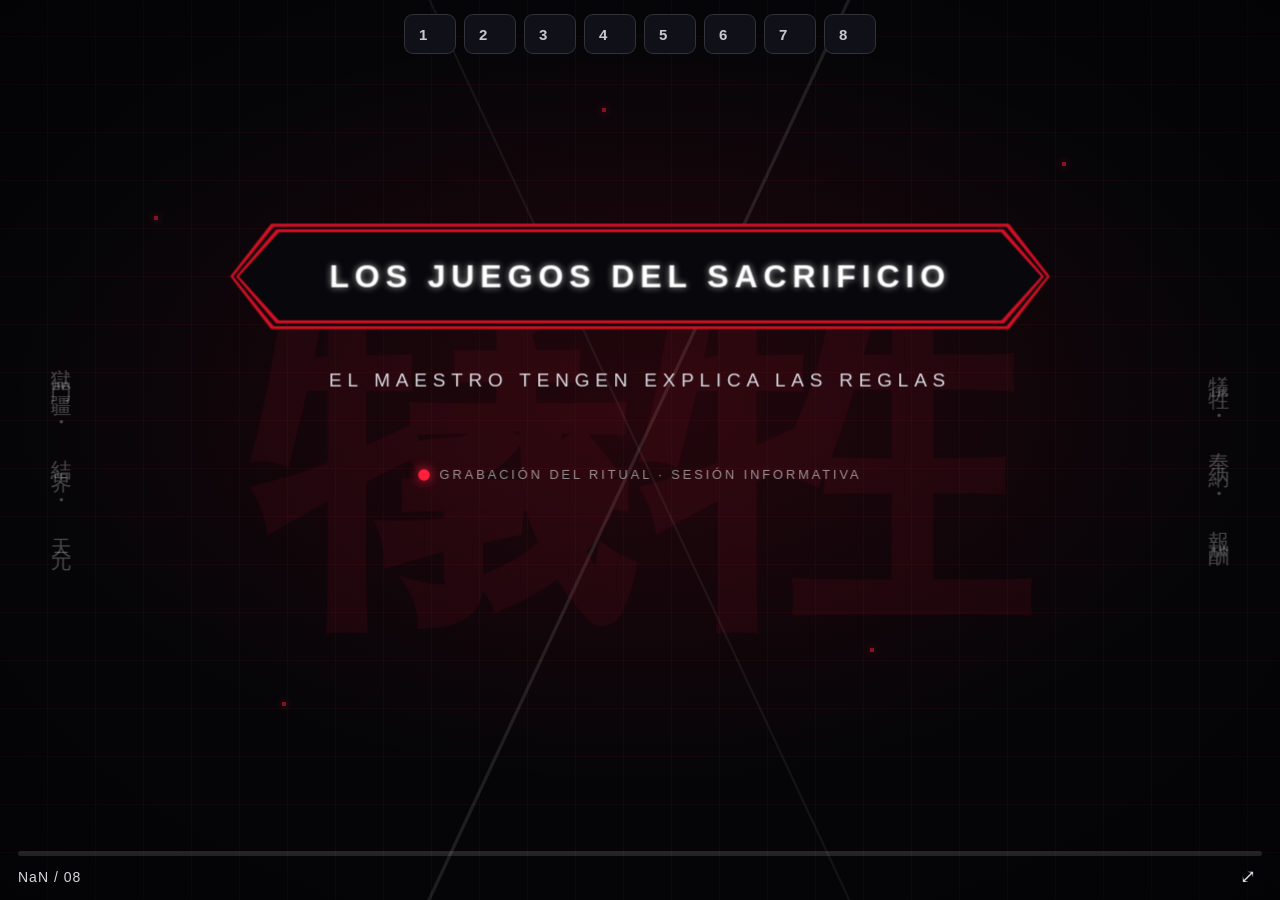
<file: presentacion/index.html>
<!doctype html>
<html lang="es">
<head>
  <meta charset="utf-8">
  <meta name="viewport" content="width=device-width, initial-scale=1">
  <title>Los Juegos del Sacrificio — Tengen explica</title>
  <link rel="stylesheet" href="vendor/reveal/reset.css">
  <link rel="stylesheet" href="vendor/reveal/reveal.css">
  <link rel="stylesheet" href="css/estilo.css">
</head>
<body>

  <!-- Fondo holográfico fijo -->
  <div class="fondo"></div>
  <div class="particula" style="left:12%; top:24%; animation-delay:0s"></div>
  <div class="particula" style="left:83%; top:18%; animation-delay:1.4s"></div>
  <div class="particula" style="left:68%; top:72%; animation-delay:2.6s"></div>
  <div class="particula" style="left:22%; top:78%; animation-delay:3.8s"></div>
  <div class="particula" style="left:47%; top:12%; animation-delay:4.5s"></div>

  <!-- Pestañas superiores (homenaje al reproductor) -->
  <nav class="tabs" aria-label="Diapositivas">
    <button class="tab activa" data-i="0">1 <span>Sacrificio</span></button>
    <button class="tab" data-i="1">2 <span>Tengen</span></button>
    <button class="tab" data-i="2">3 <span>Diagrama</span></button>
    <button class="tab" data-i="3">4 <span>Reglas</span></button>
    <button class="tab" data-i="4">5 <span>Cita</span></button>
    <button class="tab" data-i="5">6 <span>Tiempo</span></button>
    <button class="tab" data-i="6">7 <span>Reverso</span></button>
    <button class="tab" data-i="7">8 <span>Fin</span></button>
  </nav>

  <!-- Subtítulo estilo anime -->
  <div class="subtitulo vacio" id="subtitulo"></div>

  <!-- Barra inferior: progreso + contador + pantalla completa -->
  <div class="barra-inferior">
    <div class="progreso-pista"><div class="progreso-relleno" id="progreso"></div></div>
    <div class="barra-datos">
      <span class="contador" id="contador">01 / 08</span>
      <button class="pantalla-completa" id="pantallaCompleta" title="Pantalla completa">⤢</button>
    </div>
  </div>

  <div class="reveal">
    <div class="slides">

      <!-- ============================================================
           1 · PORTADA
           ============================================================ -->
      <section class="portada" data-sub="Hoy les explicaré los juegos del sacrificio.">
        <div class="kanji-fondo">犠牲</div>
        <div class="kanji-lateral izq">獄門疆 ・ 結界 ・ 天元</div>
        <div class="kanji-lateral der">犠牲 ・ 奉納 ・ 報酬</div>

        <div class="titulo">
          <div class="banner titular">
            <div class="n1"><div class="n2">
              <div class="txt">Los juegos del sacrificio</div>
            </div></div>
          </div>
          <p class="sub">El Maestro Tengen explica las reglas</p>
        </div>

        <div class="datos"><span class="pulso"></span>Grabación del ritual · Sesión informativa</div>
      </section>

      <!-- ============================================================
           2 · EL NARRADOR
           ============================================================ -->
      <section data-sub="Me llaman el Maestro Tengen… y estas son sus reglas.">
        <div class="kanji-fondo">天元</div>
        <div class="tengen-grid">
          <!-- Figura vectorial: monje encapuchado de cuatro ojos -->
          <svg class="figura" viewBox="0 0 300 420" role="img" aria-label="Figura estilizada del Maestro Tengen">
            <g fill="none" stroke="#d31126" stroke-width="2">
              <!-- aura holográfica -->
              <circle cx="150" cy="225" r="142" stroke-dasharray="4 12" opacity="0.35"/>
              <circle cx="150" cy="225" r="128" stroke-dasharray="1 18" opacity="0.25"/>
            </g>
            <!-- túnica -->
            <path d="M24 420 C36 316 78 274 150 274 C222 274 264 316 276 420 Z"
                  fill="#e9e5df" stroke="#d31126" stroke-width="2.5"/>
            <!-- capucha alta -->
            <path d="M106 274 L106 96 Q106 38 150 38 Q194 38 194 96 L194 274 Z"
                  fill="#f2efe9" stroke="#d31126" stroke-width="2.5"/>
            <!-- ojo izquierdo superior -->
            <ellipse cx="127" cy="118" rx="15" ry="8.5" fill="#faf8f3" stroke="#2b0410" stroke-width="2"/>
            <circle cx="127" cy="118" r="4.5" fill="#1c0a12"/>
            <circle cx="129" cy="116" r="1.4" fill="#fff"/>
            <!-- ojo derecho superior -->
            <ellipse cx="173" cy="118" rx="15" ry="8.5" fill="#faf8f3" stroke="#2b0410" stroke-width="2"/>
            <circle cx="173" cy="118" r="4.5" fill="#1c0a12"/>
            <circle cx="175" cy="116" r="1.4" fill="#fff"/>
            <!-- ojo izquierdo inferior -->
            <ellipse cx="129" cy="158" rx="13.5" ry="7.5" fill="#faf8f3" stroke="#2b0410" stroke-width="2"/>
            <circle cx="129" cy="158" r="4" fill="#1c0a12"/>
            <!-- ojo derecho inferior -->
            <ellipse cx="171" cy="158" rx="13.5" ry="7.5" fill="#faf8f3" stroke="#2b0410" stroke-width="2"/>
            <circle cx="171" cy="158" r="4" fill="#1c0a12"/>
            <!-- boca -->
            <path d="M136 214 Q150 221 164 214" stroke="#2b0410" stroke-width="2.5" fill="none"/>
            <!-- pliegue central de la capucha -->
            <path d="M150 44 L150 92" stroke="#d31126" stroke-width="1.5" opacity="0.55"/>
            <!-- brazos cruzados -->
            <rect x="66" y="318" width="168" height="34" rx="17"
                  fill="#e2ded7" stroke="#d31126" stroke-width="2.5" transform="rotate(-4 150 335)"/>
            <rect x="66" y="352" width="168" height="34" rx="17"
                  fill="#e9e5df" stroke="#d31126" stroke-width="2.5" transform="rotate(4 150 369)"/>
            <!-- solapa de la túnica -->
            <path d="M150 276 L112 320 M150 276 L188 320" stroke="#d31126" stroke-width="2" fill="none"/>
          </svg>

          <div class="tengen-datos">
            <div class="banner">
              <div class="n1"><div class="n2">
                <div class="txt"><span class="kanji">天元</span>El Maestro Tengen</div>
              </div></div>
            </div>
            <ul>
              <li>Guardián inmortal de las <strong>barreras</strong> que sostienen el mundo.</li>
              <li>Presido el <strong>Gokumonkyō</strong> y conozco cada una de sus reglas.</li>
              <li>Si el juego se rompe, las barreras caen con él.</li>
            </ul>
          </div>
        </div>
      </section>

      <!-- ============================================================
           3 · EL DIAGRAMA
           ============================================================ -->
      <section class="diagrama-slide" data-sub="El sacrificio es el eje al que gira todo el juego.">
        <div class="diagrama">
          <svg class="cableado" viewBox="0 0 1160 540" preserveAspectRatio="none" aria-hidden="true">
            <line class="fantasma" x1="60"   y1="30"  x2="1100" y2="510"/>
            <line class="fantasma" x1="1100" y1="30"  x2="60"   y2="510"/>
            <line x1="580" y1="40"  x2="580" y2="215"/>
            <line x1="320" y1="270" x2="515" y2="270"/>
            <line x1="645" y1="270" x2="880" y2="270"/>
            <line x1="580" y1="370" x2="580" y2="505"/>
          </svg>

          <div class="nodo arriba">
            <div class="banner"><div class="n1"><div class="n2">
              <div class="txt"><span class="kanji">遊戯</span>El juego</div>
            </div></div></div>
          </div>

          <div class="nodo izquierda">
            <div class="banner"><div class="n1"><div class="n2">
              <div class="txt"><span class="kanji">結界</span>Las barreras</div>
            </div></div></div>
          </div>

          <div class="esfera" aria-hidden="true"></div>

          <div class="nodo derecha">
            <div class="banner"><div class="n1"><div class="n2">
              <div class="txt"><span class="kanji">奉納</span>La ofrenda</div>
            </div></div></div>
          </div>

          <div class="nodo centro">
            <div class="banner grande"><div class="n1"><div class="n2">
              <div class="txt"><span class="kanji">犠牲</span>El sacrificio</div>
            </div></div></div>
          </div>

          <div class="nodo abajo">
            <div class="banner"><div class="n1"><div class="n2">
              <div class="txt"><span class="kanji">報酬</span>La recompensa</div>
            </div></div></div>
          </div>
        </div>
      </section>

      <!-- ============================================================
           4 · LAS REGLAS
           ============================================================ -->
      <section data-sub="Tres reglas. Ni una más, ni una menos.">
        <div class="kanji-fondo">規則</div>

        <div class="reglas-titulo">
          <div class="banner grande"><div class="n1"><div class="n2">
            <div class="txt"><span class="kanji">三箇条</span>Las tres reglas</div>
          </div></div></div>
        </div>

        <div class="reglas">
          <div class="regla fragment">
            <div class="num">
              <div class="banner"><div class="n1"><div class="n2">
                <div class="txt">01</div>
              </div></div></div>
            </div>
            <h3>Entrada</h3>
            <p>Quien cruza la barrera queda sujeto al juego: no podrá salir hasta que el ritual termine.</p>
          </div>

          <div class="regla fragment">
            <div class="num">
              <div class="banner"><div class="n1"><div class="n2">
                <div class="txt">02</div>
              </div></div></div>
            </div>
            <h3>Ofrenda</h3>
            <p>Cada participante sacrifica algo irreemplazable —una técnica, un recuerdo, una vida— y lo entrega al centro.</p>
          </div>

          <div class="regla fragment">
            <div class="num">
              <div class="banner"><div class="n1"><div class="n2">
                <div class="txt">03</div>
              </div></div></div>
            </div>
            <h3>Salida</h3>
            <p>Existe una regla que permite dejarlo… pero solo quien posee el reverso del Gokumonkyō puede invocarla.</p>
          </div>
        </div>
      </section>

      <!-- ============================================================
           5 · CITA
           ============================================================ -->
      <section class="cita" data-sub="">
        <div class="kanji-fondo">言霊</div>
        <div class="comillas">“</div>
        <blockquote>
          Las barreras del juego me rechazan,<br>
          así que no tengo más información.
        </blockquote>
        <cite>— Maestro Tengen</cite>
      </section>

      <!-- ============================================================
           6 · CRONOGRAMA
           ============================================================ -->
      <section data-sub="Depende del progreso del juego… calculo unos dos meses.">
        <div class="kanji-fondo">時間</div>

        <p class="crono-cita">«Depende del progreso del juego, pero diría que <strong>unos dos meses</strong>.»</p>

        <div class="crono">
          <div class="hito fragment">
            <div class="etiqueta arriba-txt">
              <h3>Fase 1 · Apertura</h3>
              <p>Reunir a los participantes y abrir la barrera del juego.</p>
            </div>
            <div class="punto"></div>
          </div>

          <div class="hito fragment">
            <div class="punto"></div>
            <div class="etiqueta abajo-txt">
              <h3>Fase 2 · El ritual</h3>
              <p>Cada ofrenda alimenta el centro. El progreso no se detiene.</p>
            </div>
          </div>

          <div class="hito fragment">
            <div class="etiqueta arriba-txt">
              <h3>Fase 3 · Desenlace</h3>
              <p>Dos meses como máximo… si el juego no exige más.</p>
            </div>
            <div class="punto"></div>
          </div>
        </div>
      </section>

      <!-- ============================================================
           7 · EL REVERSO
           ============================================================ -->
      <section data-sub="Van a necesitar el reverso del Gokumonkyō para terminarlo.">
        <div class="kanji-fondo">獄門疆</div>

        <div class="reglas-titulo">
          <div class="banner grande"><div class="n1"><div class="n2">
            <div class="txt"><span class="kanji">開</span>El reverso del Gokumonkyō</div>
          </div></div></div>
        </div>

        <div class="reverso-grid">
          <div class="lado">
            <div class="glifo">獄門疆</div>
            <h3>El anverso</h3>
            <p>Sella lo que no debe salir. Es la cárcel: lo que queda dentro, no vuelve a salir jamás.</p>
          </div>

          <div class="flecha-media">⟵ ⟷ ⟶</div>

          <div class="lado">
            <div class="glifo">裏</div>
            <h3>El reverso</h3>
            <p>Abre lo que no debe entrar. Es la llave del ritual: sin él, el juego no puede terminar.</p>
          </div>
        </div>

        <p class="reverso-nota">Sin el reverso, el sacrificio queda sellado para siempre.</p>
      </section>

      <!-- ============================================================
           8 · CIERRE
           ============================================================ -->
      <section class="cierre" data-sub="El juego ha terminado… ¿o quizás recién comienza?">
        <div class="kanji-fondo">終</div>

        <div class="chevrons"><span>❮❮</span><span>❯❯</span></div>

        <div class="orbe"><span>100 %</span></div>

        <div class="banner grande"><div class="n1"><div class="n2">
          <div class="txt"><span class="kanji">終了</span>Fin del juego</div>
        </div></div></div>

        <p class="pregunta">¿Preguntas o comentarios?</p>
      </section>

    </div>
  </div>

  <script src="vendor/reveal/reveal.js"></script>
  <script>
    const total = document.querySelectorAll('.reveal .slides > section').length;
    const secciones = [...document.querySelectorAll('.reveal .slides > section')];
    const tabs = [...document.querySelectorAll('.tab')];
    const subtitulo = document.getElementById('subtitulo');
    const progreso = document.getElementById('progreso');
    const contador = document.getElementById('contador');

    function pintar(i) {
      const n = String(i + 1).padStart(2, '0');
      const t = String(total).padStart(2, '0');
      contador.textContent = `${n} / ${t}`;
      progreso.style.width = `${(i / (total - 1)) * 100}%`;
      tabs.forEach((tab, k) => tab.classList.toggle('activa', k === i));
      const sub = secciones[i].dataset.sub || '';
      subtitulo.textContent = sub;
      subtitulo.classList.toggle('vacio', sub === '');
    }

    Reveal.initialize({
      hash: true,
      controls: false,
      progress: false,
      slideNumber: false,
      transition: 'fade',
      transitionSpeed: 'fast',
      backgroundTransition: 'default',
      width: 1280,
      height: 720,
      margin: 0.04
    });

    Reveal.on('ready', () => pintar(Reveal.getIndices().indexh));
    Reveal.on('slidechanged', e => pintar(e.indexh));

    tabs.forEach(tab => tab.addEventListener('click', () => {
      Reveal.slide(parseInt(tab.dataset.i, 10));
      tab.blur();  // que las flechas del teclado sigan navegando
    }));

    document.getElementById('pantallaCompleta').addEventListener('click', () => {
      if (!document.fullscreenElement) document.documentElement.requestFullscreen();
      else document.exitFullscreen();
    });
  </script>
</body>
</html>
</file>
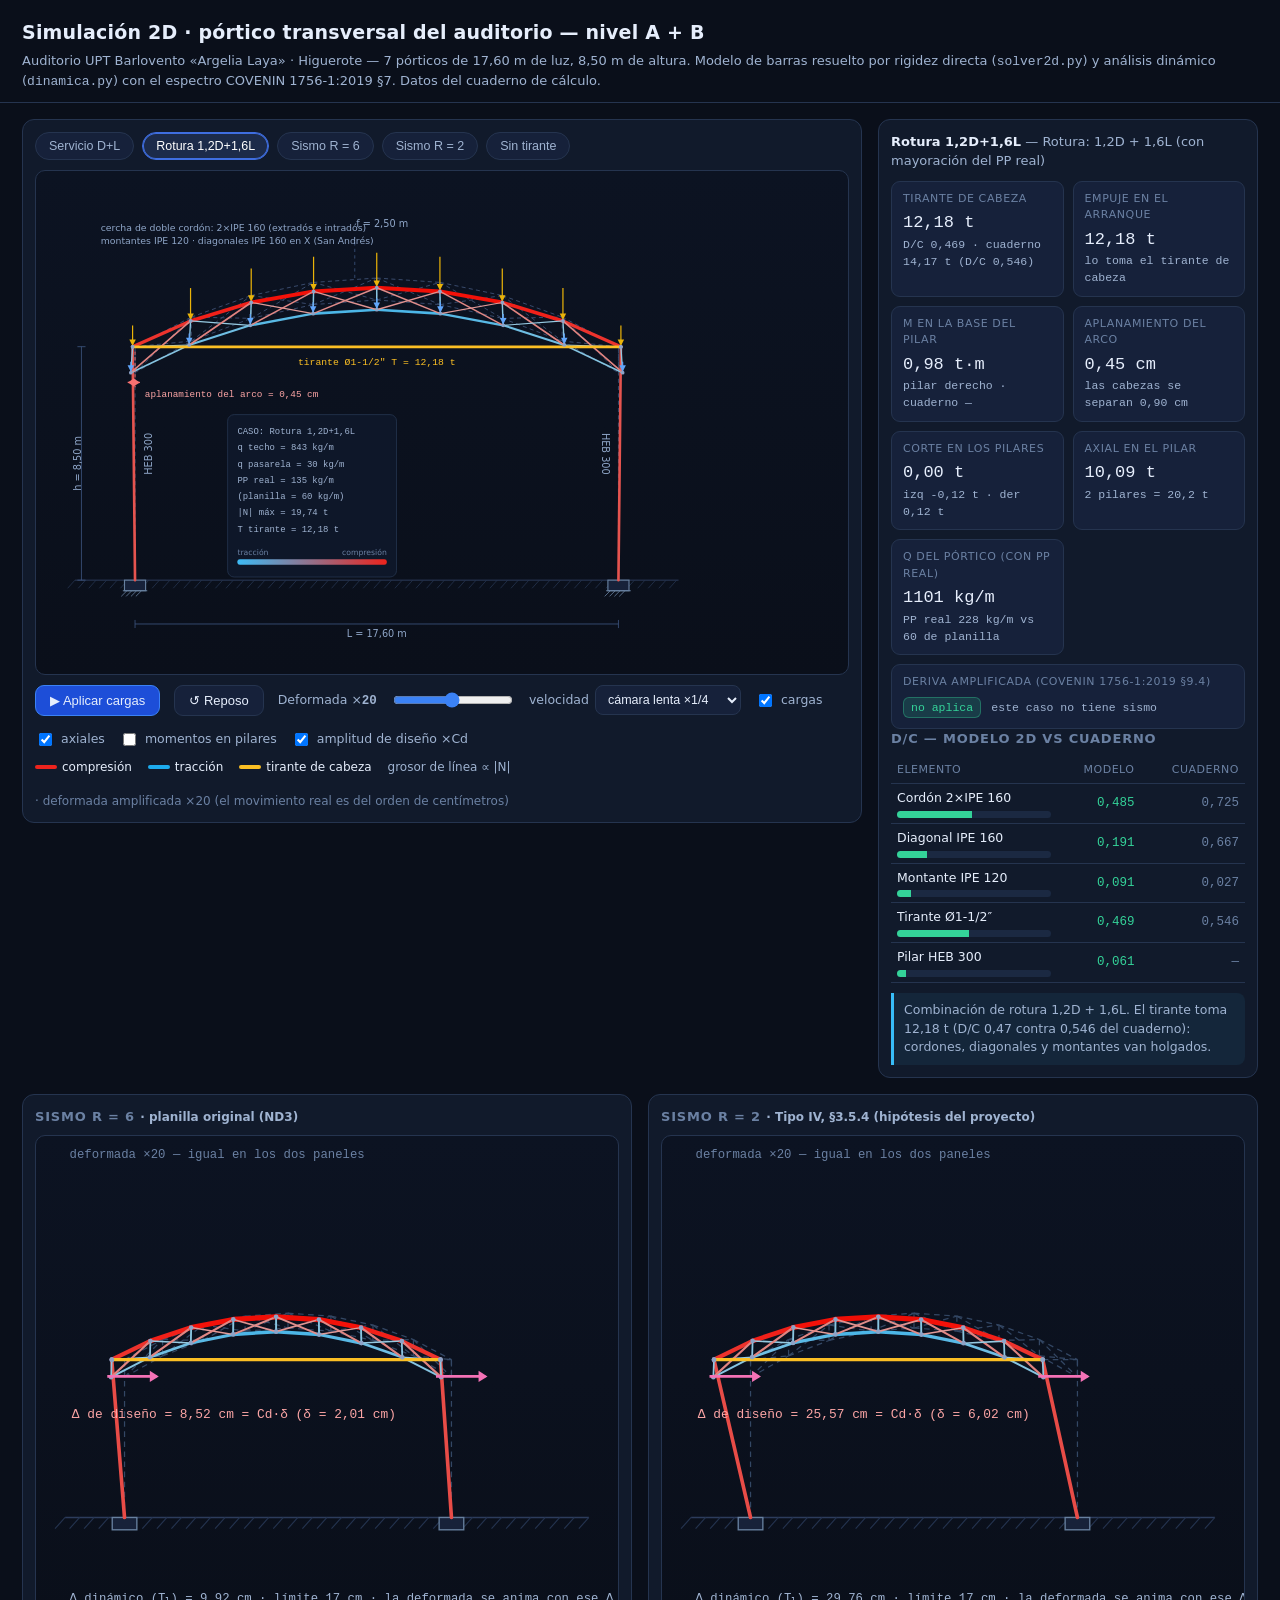
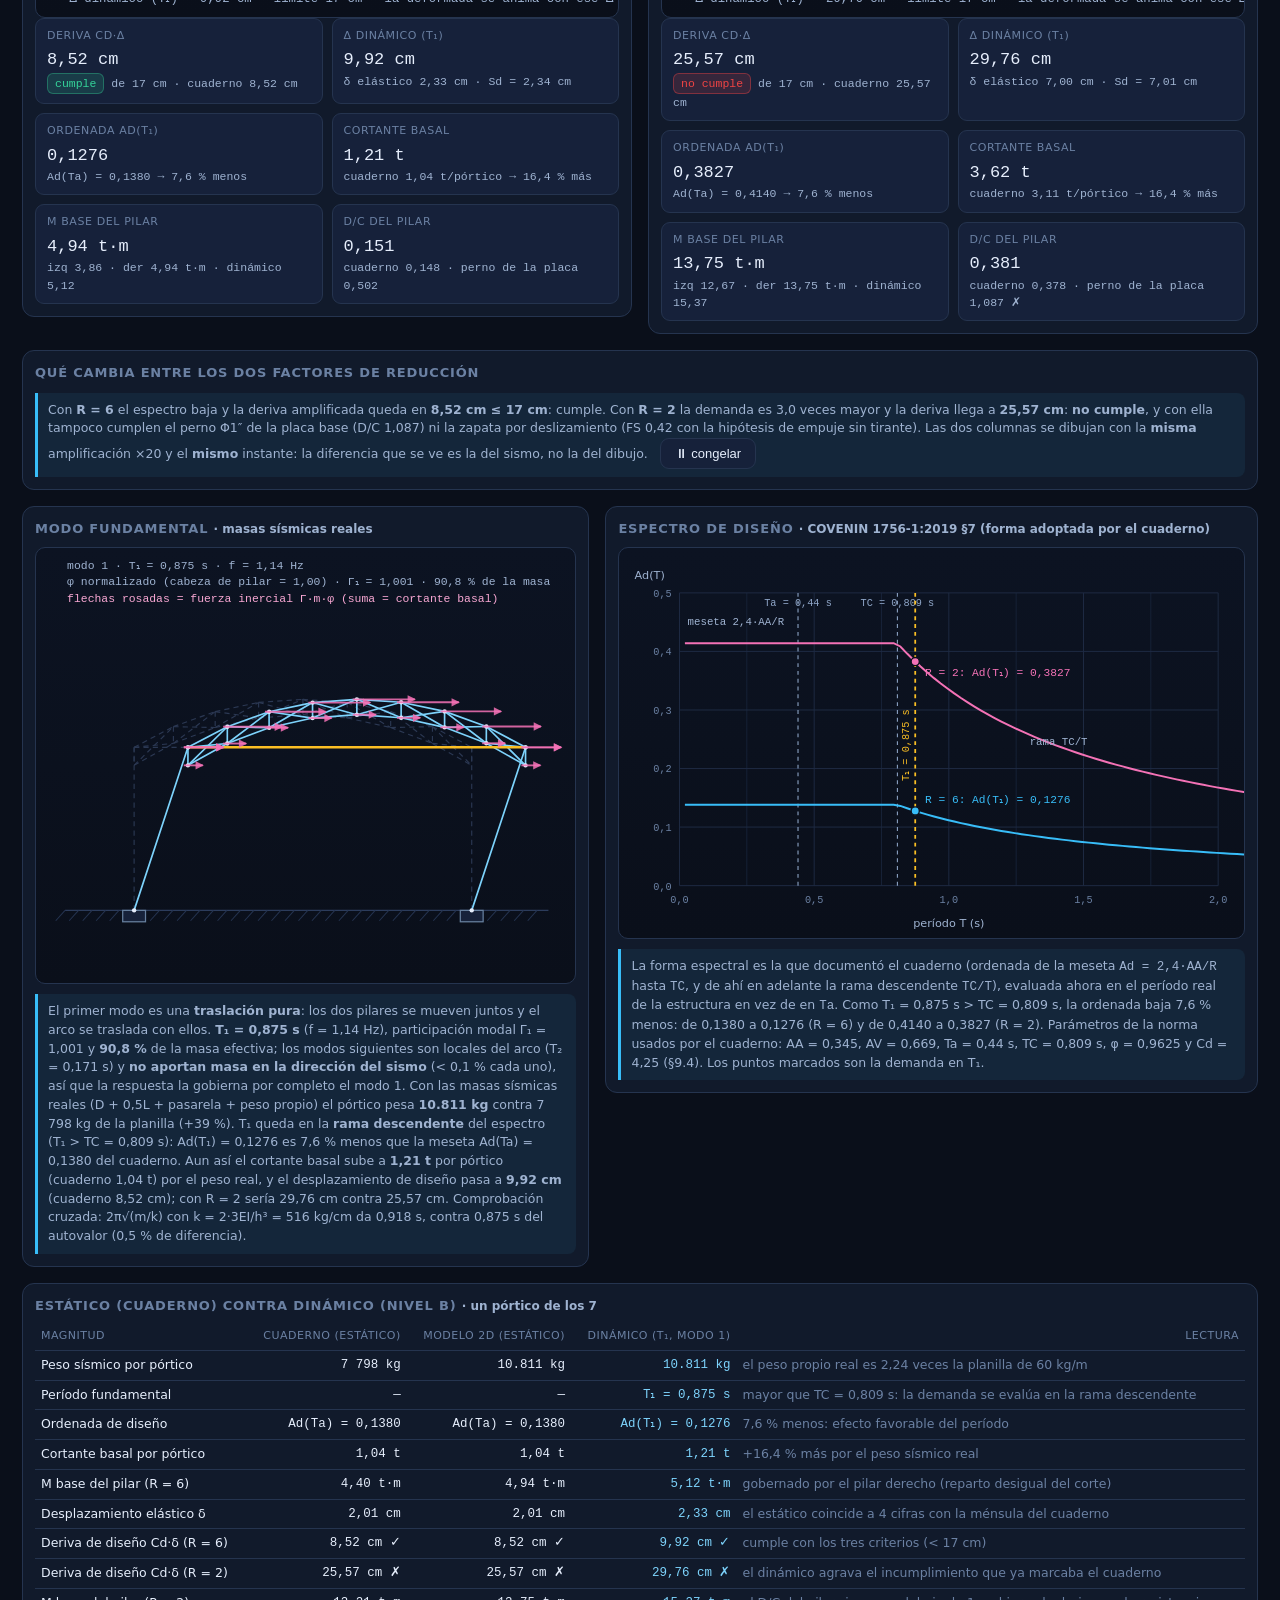
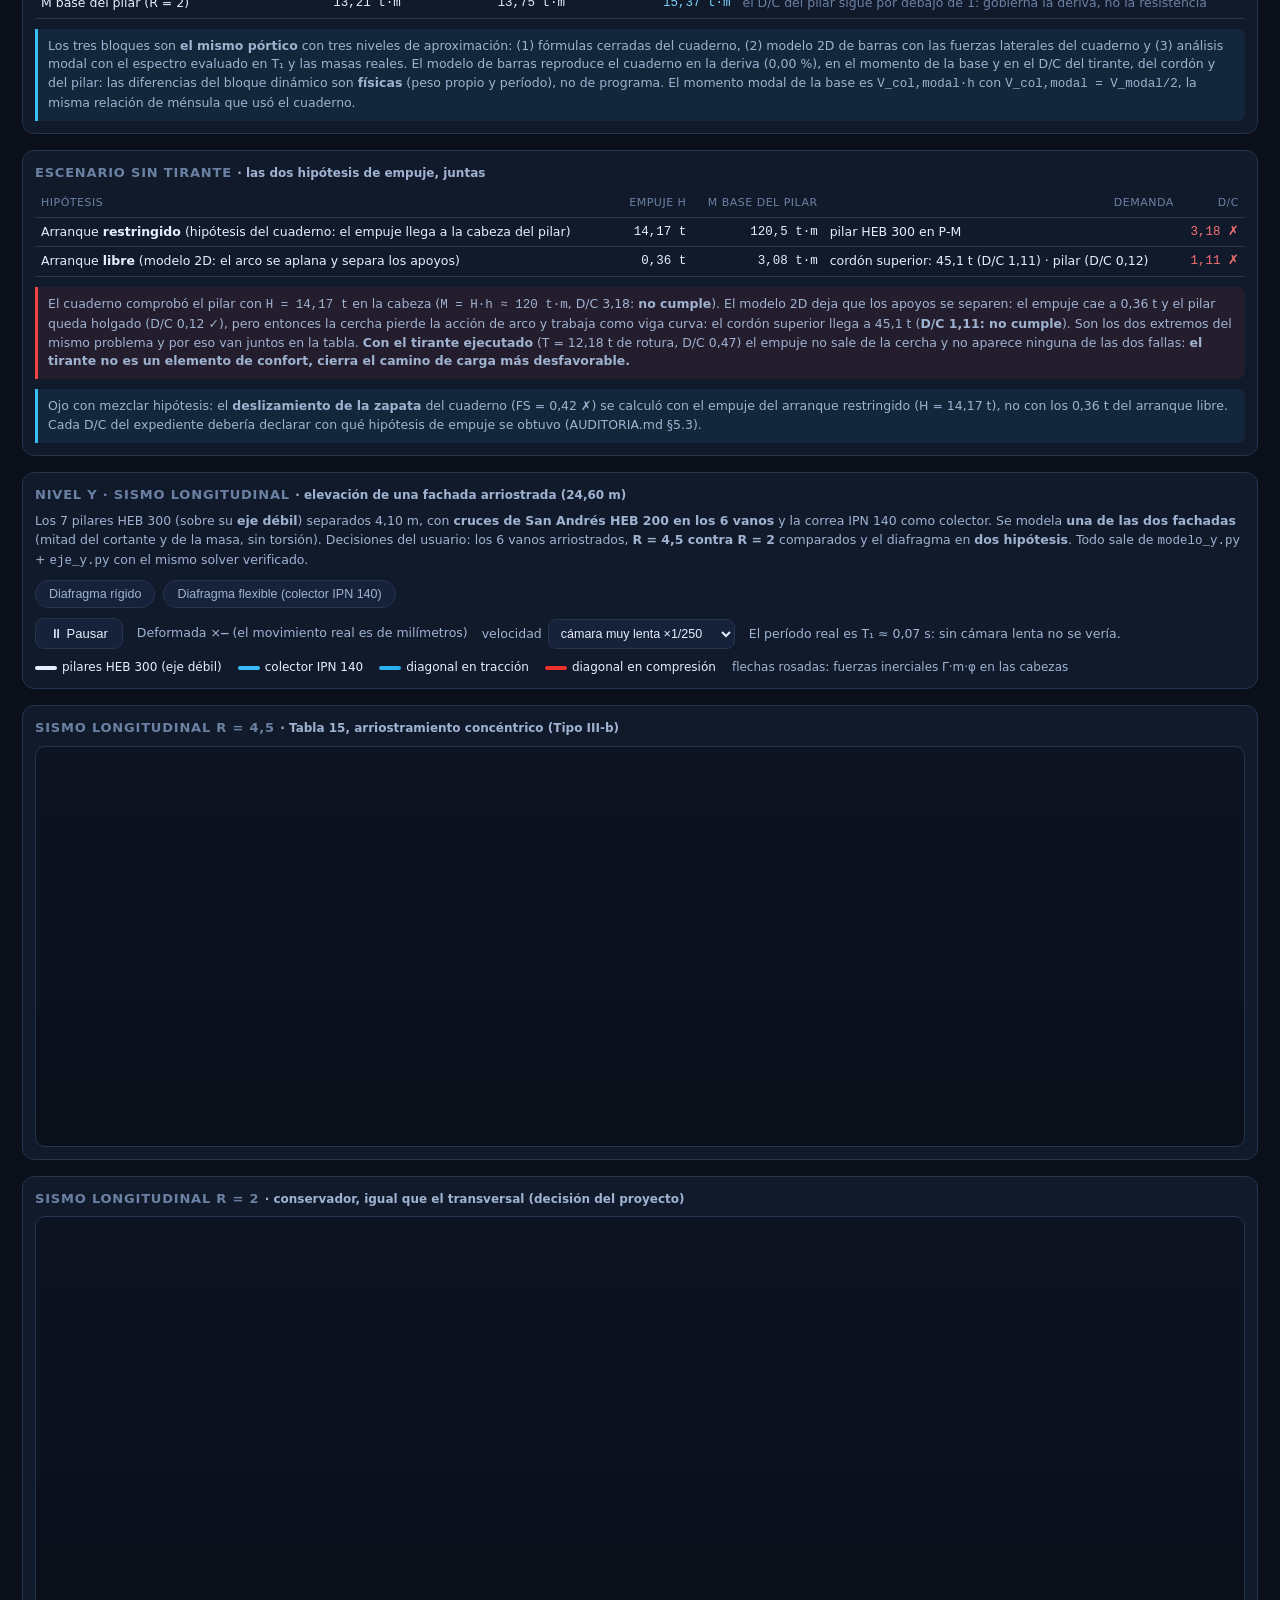
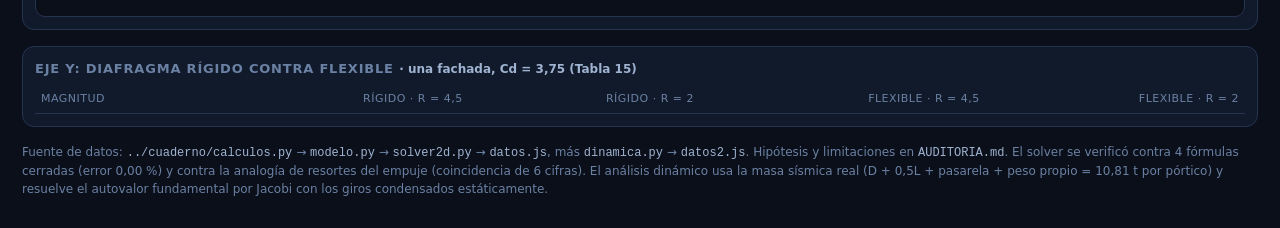
<file: simulacion/index.html>
<!DOCTYPE html>
<html lang="es">
<head>
<meta charset="utf-8">
<meta name="viewport" content="width=device-width, initial-scale=1">
<title>Simulación 2D — pórtico del auditorio (17,60 m)</title>
<style>
  :root{
    --bg:#0a0f1a; --panel:#111a2b; --panel2:#16213a; --line:#25344f;
    --tx:#e6eefc; --tx2:#9fb3d1; --tx3:#6b81a3;
    --rojo:#ef4444; --azul:#38bdf8; --ambar:#fbbf24; --verde:#34d399;
    --mono:"SFMono-Regular",Consolas,"Liberation Mono",Menlo,monospace;
  }
  *{box-sizing:border-box}
  body{margin:0;background:var(--bg);color:var(--tx);
       font-family:system-ui,-apple-system,"Segoe UI",Roboto,sans-serif;font-size:14px;line-height:1.5}
  header{padding:18px 22px 10px;border-bottom:1px solid var(--line)}
  header h1{margin:0;font-size:19px;letter-spacing:.2px}
  header p{margin:4px 0 0;color:var(--tx2);font-size:13px}
  .grid{display:grid;grid-template-columns:minmax(0,1fr) 380px;gap:16px;padding:16px 22px 0;
        align-items:start}
  .grid2{display:grid;grid-template-columns:1fr 1fr;gap:16px;padding:16px 22px 0;align-items:start}
  .grid2b{display:grid;grid-template-columns:1fr 1.15fr;gap:16px;padding:16px 22px 0;align-items:start}
  .full{padding:16px 22px 0}
  @media (max-width:1080px){.grid,.grid2,.grid2b{grid-template-columns:minmax(0,1fr)}}
  .card{background:var(--panel);border:1px solid var(--line);border-radius:12px;padding:12px}
  .chips{display:flex;flex-wrap:wrap;gap:8px;margin-bottom:10px}
  .chip{background:var(--panel2);border:1px solid var(--line);color:var(--tx2);border-radius:999px;
        padding:6px 13px;font-size:12.5px;cursor:pointer;transition:.15s}
  .chip:hover{border-color:#3b5480;color:var(--tx)}
  .chip.on{background:#1c2b4a;border-color:#3f6ee0;color:#fff;box-shadow:0 0 0 1px #3f6ee0 inset}
  svg{width:100%;height:auto;display:block;background:linear-gradient(180deg,#0c1322,#0a0f1a);
      border-radius:10px;border:1px solid var(--line)}
  .barra{display:flex;flex-wrap:wrap;gap:14px;align-items:center;margin-top:10px}
  button{background:var(--panel2);border:1px solid var(--line);color:var(--tx);border-radius:9px;
         padding:7px 14px;font-size:13px;cursor:pointer;transition:.15s}
  button:hover{border-color:#3b5480}
  button.pri{background:#1d4ed8;border-color:#3b82f6}
  button.pri:hover{background:#2563eb}
  label.ck{display:flex;gap:6px;align-items:center;color:var(--tx2);font-size:12.5px;cursor:pointer}
  select{background:var(--panel2);border:1px solid var(--line);color:var(--tx);border-radius:8px;
         padding:6px 8px;font-size:12.5px}
  input[type=range]{width:120px;accent-color:#3b82f6}
  .kpis{display:grid;grid-template-columns:1fr 1fr;gap:9px}
  .kpi{background:var(--panel2);border:1px solid var(--line);border-radius:9px;padding:9px 11px}
  .kpi .lab{color:var(--tx3);font-size:11px;text-transform:uppercase;letter-spacing:.6px}
  .kpi .val{font-family:var(--mono);font-size:17px;margin-top:3px}
  .kpi .sub{color:var(--tx2);font-size:11.5px;font-family:var(--mono)}
  .kpi.ancho{grid-column:1/-1}
  .badge{display:inline-block;border-radius:6px;padding:1px 7px;font-size:11.5px;font-family:var(--mono)}
  .ok{background:rgba(52,211,153,.15);color:var(--verde);border:1px solid rgba(52,211,153,.35)}
  .no{background:rgba(239,68,68,.15);color:var(--rojo);border:1px solid rgba(239,68,68,.4)}
  h3{margin:0 0 8px;font-size:13px;text-transform:uppercase;letter-spacing:.8px;color:var(--tx3)}
  h3 span{text-transform:none;letter-spacing:0;color:var(--tx2);font-size:12px}
  table{width:100%;border-collapse:collapse;font-size:12.5px}
  th,td{text-align:right;padding:5px 6px;border-bottom:1px solid var(--line)}
  th:first-child,td:first-child{text-align:left}
  th{color:var(--tx3);font-weight:500;font-size:11px;text-transform:uppercase;letter-spacing:.5px}
  td.n{font-family:var(--mono)}
  .dc{height:7px;border-radius:4px;background:#1b2942;overflow:hidden;margin-top:3px}
  .dc i{display:block;height:100%}
  .nota{color:var(--tx2);font-size:12.5px;background:rgba(56,189,248,.07);border-left:3px solid #38bdf8;
        padding:8px 10px;border-radius:0 8px 8px 0;margin-top:10px}
  .nota.alerta{background:rgba(239,68,68,.08);border-left-color:var(--rojo)}
  .nota.ok{background:rgba(52,211,153,.08);border-left-color:var(--verde)}
  .leyenda{display:flex;gap:16px;flex-wrap:wrap;align-items:center;color:var(--tx2);font-size:12px;
           margin-top:9px}
  .leyenda b{font-weight:500;color:var(--tx)}
  .sw{display:inline-block;width:22px;height:4px;border-radius:2px;vertical-align:middle;margin-right:5px}
  footer{padding:16px 22px 30px;color:var(--tx3);font-size:12px}
  code{font-family:var(--mono);color:var(--tx2)}
</style>
</head>
<body>
<header>
  <h1>Simulación 2D · pórtico transversal del auditorio — nivel A + B</h1>
  <p>Auditorio UPT Barlovento «Argelia Laya» · Higuerote — 7 pórticos de 17,60 m de luz, 8,50 m de altura.
     Modelo de barras resuelto por rigidez directa (<code>solver2d.py</code>) y análisis dinámico
     (<code>dinamica.py</code>) con el espectro COVENIN 1756‑1:2019 §7. Datos del cuaderno de cálculo.</p>
</header>

<!-- ============================ NIVEL A: escena principal ============================ -->
<div class="grid">
  <section class="card">
    <div class="chips" id="chips"></div>
    <svg id="lienzo" viewBox="0 0 1000 620" preserveAspectRatio="xMidYMid meet"></svg>
    <div class="barra">
      <button class="pri" id="btnPlay">▶ Aplicar cargas</button>
      <button id="btnReset">↺ Reposo</button>
      <button id="btnOsc" style="display:none">⇄ Oscilar sismo</button>
      <span style="color:var(--tx2);font-size:12.5px">Deformada ×<b id="escLab" style="font-family:var(--mono)">20</b></span>
      <input type="range" id="escala" min="1" max="40" value="20">
      <label class="ck">velocidad
        <select id="vel">
          <option value="1">tiempo real</option>
          <option value="0.25" selected>cámara lenta ×1/4</option>
          <option value="0.1">cámara lenta ×1/10</option>
        </select>
      </label>
      <label class="ck"><input type="checkbox" id="ckCargas" checked> cargas</label>
      <label class="ck"><input type="checkbox" id="ckAxial" checked> axiales</label>
      <label class="ck"><input type="checkbox" id="ckMom"> momentos en pilares</label>
      <label class="ck" title="La oscilación del nivel B usa la amplitud de diseño Δ = Cd·δ">
        <input type="checkbox" id="ckCd" checked> amplitud de diseño ×Cd</label>
    </div>
    <div class="leyenda">
      <span><span class="sw" style="background:hsl(2,85%,52%)"></span><b>compresión</b></span>
      <span><span class="sw" style="background:hsl(199,85%,52%)"></span><b>tracción</b></span>
      <span><span class="sw" style="background:#fbbf24"></span><b>tirante de cabeza</b></span>
      <span>grosor de línea ∝ |N|</span>
      <span style="color:var(--tx3)">· deformada amplificada ×<span id="escLab2">20</span> (el movimiento real es del orden de centímetros)</span>
    </div>
  </section>

  <aside class="card">
    <div id="tituloCaso" style="font-size:13px;color:var(--tx2);margin-bottom:10px"></div>
    <div class="kpis" id="kpis"></div>
    <h3>D/C — modelo 2D vs cuaderno</h3>
    <table id="tablaDC">
      <thead><tr><th>Elemento</th><th>Modelo</th><th>Cuaderno</th></tr></thead>
      <tbody></tbody>
    </table>
    <div id="notas"></div>
  </aside>
</div>

<!-- ============================ NIVEL B: R = 6 vs R = 2 ============================ -->
<div class="grid2">
  <section class="card">
    <h3>Sismo R = 6 <span>· planilla original (ND3)</span></h3>
    <svg id="lienzoR6" viewBox="0 0 520 430" preserveAspectRatio="xMidYMid meet"></svg>
    <div class="kpis" id="kpiR6"></div>
  </section>
  <section class="card">
    <h3>Sismo R = 2 <span>· Tipo IV, §3.5.4 (hipótesis del proyecto)</span></h3>
    <svg id="lienzoR2" viewBox="0 0 520 430" preserveAspectRatio="xMidYMid meet"></svg>
    <div class="kpis" id="kpiR2"></div>
  </section>
</div>
<div class="full" id="notaComparacion"></div>

<!-- ============================ NIVEL B: modo y espectro ============================ -->
<div class="grid2b">
  <section class="card">
    <h3>Modo fundamental <span>· masas sísmicas reales</span></h3>
    <svg id="lienzoModo" viewBox="0 0 520 420" preserveAspectRatio="xMidYMid meet"></svg>
    <div id="txtModo"></div>
  </section>
  <section class="card">
    <h3>Espectro de diseño <span>· COVENIN 1756‑1:2019 §7 (forma adoptada por el cuaderno)</span></h3>
    <svg id="lienzoEspectro" viewBox="0 0 640 400" preserveAspectRatio="xMidYMid meet"></svg>
    <div id="txtEspectro"></div>
  </section>
</div>

<!-- ============================ NIVEL B: estático vs dinámico ============================ -->
<div class="full">
  <section class="card">
    <h3>Estático (cuaderno) contra dinámico (nivel B) <span>· un pórtico de los 7</span></h3>
    <table id="tablaDin">
      <thead><tr><th>Magnitud</th><th>Cuaderno (estático)</th><th>Modelo 2D (estático)</th>
        <th>Dinámico (T₁, modo 1)</th><th>Lectura</th></tr></thead>
      <tbody></tbody>
    </table>
    <div id="notasDin"></div>
  </section>
</div>

<!-- ============================ Sin tirante: dos hipótesis ============================ -->
<div class="full">
  <section class="card" id="cardSin">
    <h3>Escenario sin tirante <span>· las dos hipótesis de empuje, juntas</span></h3>
    <table id="tablaSin">
      <thead><tr><th>Hipótesis</th><th>Empuje H</th><th>M base del pilar</th><th>Demanda</th>
        <th>D/C</th></tr></thead>
      <tbody></tbody>
    </table>
    <div id="notasSin"></div>
  </section>
</div>

<!-- ============================ NIVEL Y: dirección longitudinal ============================ -->
<div class="full">
  <section class="card">
    <h3>Nivel Y · sismo longitudinal <span>· elevación de una fachada arriostrada (24,60 m)</span></h3>
    <p style="color:var(--tx2);font-size:12.5px;margin:0 0 10px">
      Los 7 pilares HEB 300 (sobre su <b>eje débil</b>) separados 4,10 m, con <b>cruces de San Andrés
      HEB 200 en los 6 vanos</b> y la correa IPN 140 como colector. Se modela <b>una de las dos fachadas</b>
      (mitad del cortante y de la masa, sin torsión). Decisiones del usuario: los 6 vanos arriostrados,
      <b>R = 4,5 contra R = 2</b> comparados y el diafragma en <b>dos hipótesis</b>. Todo sale de
      <code>modelo_y.py</code> + <code>eje_y.py</code> con el mismo solver verificado.
    </p>
    <div class="chips" id="chipsDia" style="margin-bottom:0">
      <button class="chip" data-d="rigido">Diafragma rígido</button>
      <button class="chip" data-d="flexible">Diafragma flexible (colector IPN 140)</button>
    </div>
    <div class="barra">
      <button id="btnPausaY">⏸ Pausar</button>
      <span style="color:var(--tx2);font-size:12.5px">Deformada ×<b id="ampLabY" style="font-family:var(--mono)">—</b>
        (el movimiento real es de milímetros)</span>
      <label class="ck">velocidad
        <select id="velY">
          <option value="0.01">cámara lenta ×1/100</option>
          <option value="0.004" selected>cámara muy lenta ×1/250</option>
          <option value="0.001">cámara muy lenta ×1/1000</option>
        </select>
      </label>
      <span style="color:var(--tx2);font-size:12.5px">El período real es T₁ ≈ 0,07 s: sin cámara lenta no se vería.</span>
    </div>
    <div class="leyenda">
      <span><span class="sw" style="background:#e6eefc"></span><b>pilares HEB 300 (eje débil)</b></span>
      <span><span class="sw" style="background:#38bdf8"></span><b>colector IPN 140</b></span>
      <span><span class="sw" style="background:hsl(199,85%,55%)"></span><b>diagonal en tracción</b></span>
      <span><span class="sw" style="background:hsl(2,85%,55%)"></span><b>diagonal en compresión</b></span>
      <span>flechas rosadas: fuerzas inerciales Γ·m·φ en las cabezas</span>
    </div>
  </section>
</div>

<div class="full">
  <section class="card">
    <h3>Sismo longitudinal R = 4,5 <span>· Tabla 15, arriostramiento concéntrico (Tipo III-b)</span></h3>
    <svg id="lienzoYR45" viewBox="0 0 1000 330" preserveAspectRatio="xMidYMid meet"></svg>
    <div class="kpis" id="kpiYR45" style="grid-template-columns:1fr 1fr 1fr 1fr"></div>
  </section>
</div>
<div class="full">
  <section class="card">
    <h3>Sismo longitudinal R = 2 <span>· conservador, igual que el transversal (decisión del proyecto)</span></h3>
    <svg id="lienzoYR2" viewBox="0 0 1000 330" preserveAspectRatio="xMidYMid meet"></svg>
    <div class="kpis" id="kpiYR2" style="grid-template-columns:1fr 1fr 1fr 1fr"></div>
  </section>
</div>

<div class="full">
  <section class="card">
    <h3>Eje Y: diafragma rígido contra flexible <span>· una fachada, Cd = 3,75 (Tabla 15)</span></h3>
    <table id="tablaY">
      <thead><tr><th>Magnitud</th><th>Rígido · R = 4,5</th><th>Rígido · R = 2</th>
        <th>Flexible · R = 4,5</th><th>Flexible · R = 2</th></tr></thead>
      <tbody></tbody>
    </table>
    <div id="notasY"></div>
  </section>
</div>

<footer>
  Fuente de datos: <code>../cuaderno/calculos.py</code> → <code>modelo.py</code> → <code>solver2d.py</code>
  → <code>datos.js</code>, más <code>dinamica.py</code> → <code>datos2.js</code>.
  Hipótesis y limitaciones en <code>AUDITORIA.md</code>.
  El solver se verificó contra 4 fórmulas cerradas (error 0,00 %) y contra la analogía de resortes del
  empuje (coincidencia de 6 cifras). El análisis dinámico usa la masa sísmica real (D + 0,5L + pasarela +
  peso propio = 10,81 t por pórtico) y resuelve el autovalor fundamental por Jacobi con los giros
  condensados estáticamente.
</footer>

<script src="datos.js"></script>
<script src="datos2.js"></script>
<script src="app.js"></script>
<script src="app_din.js"></script>
</body>
</html>
</file>
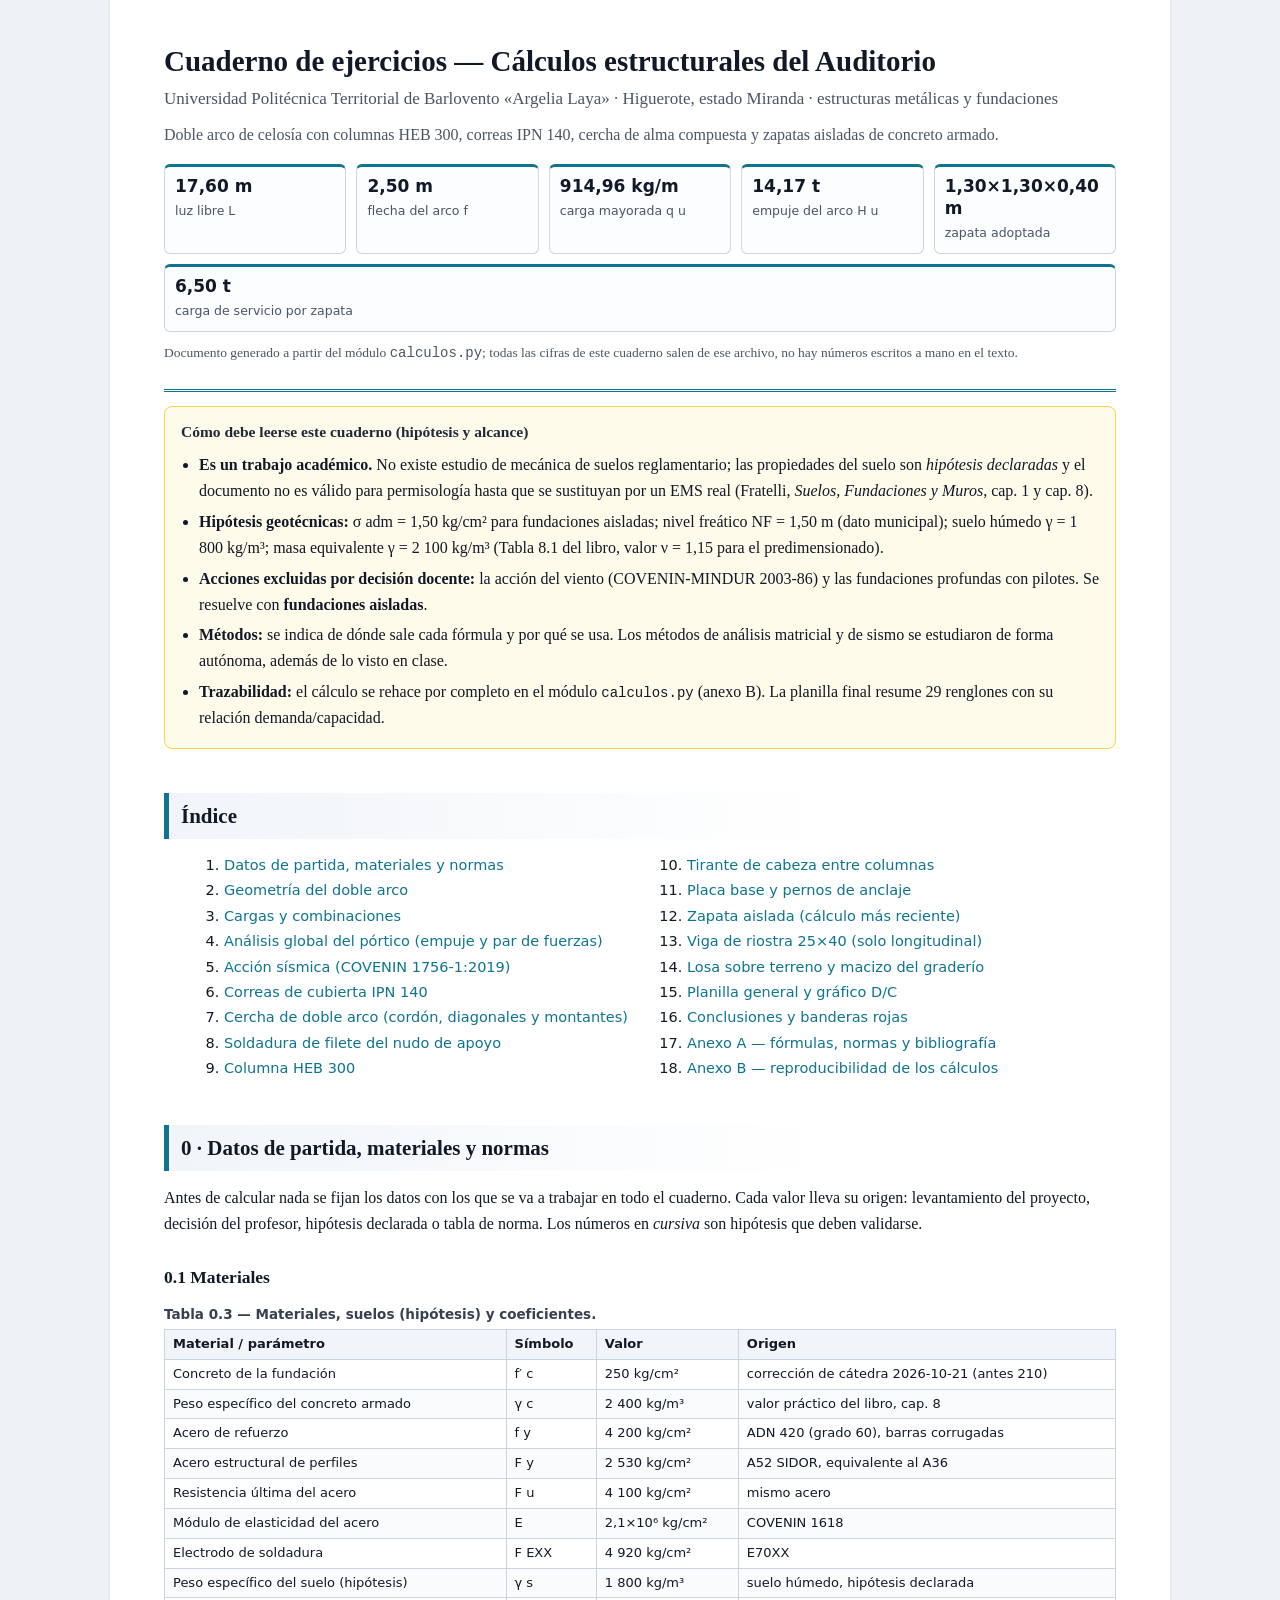
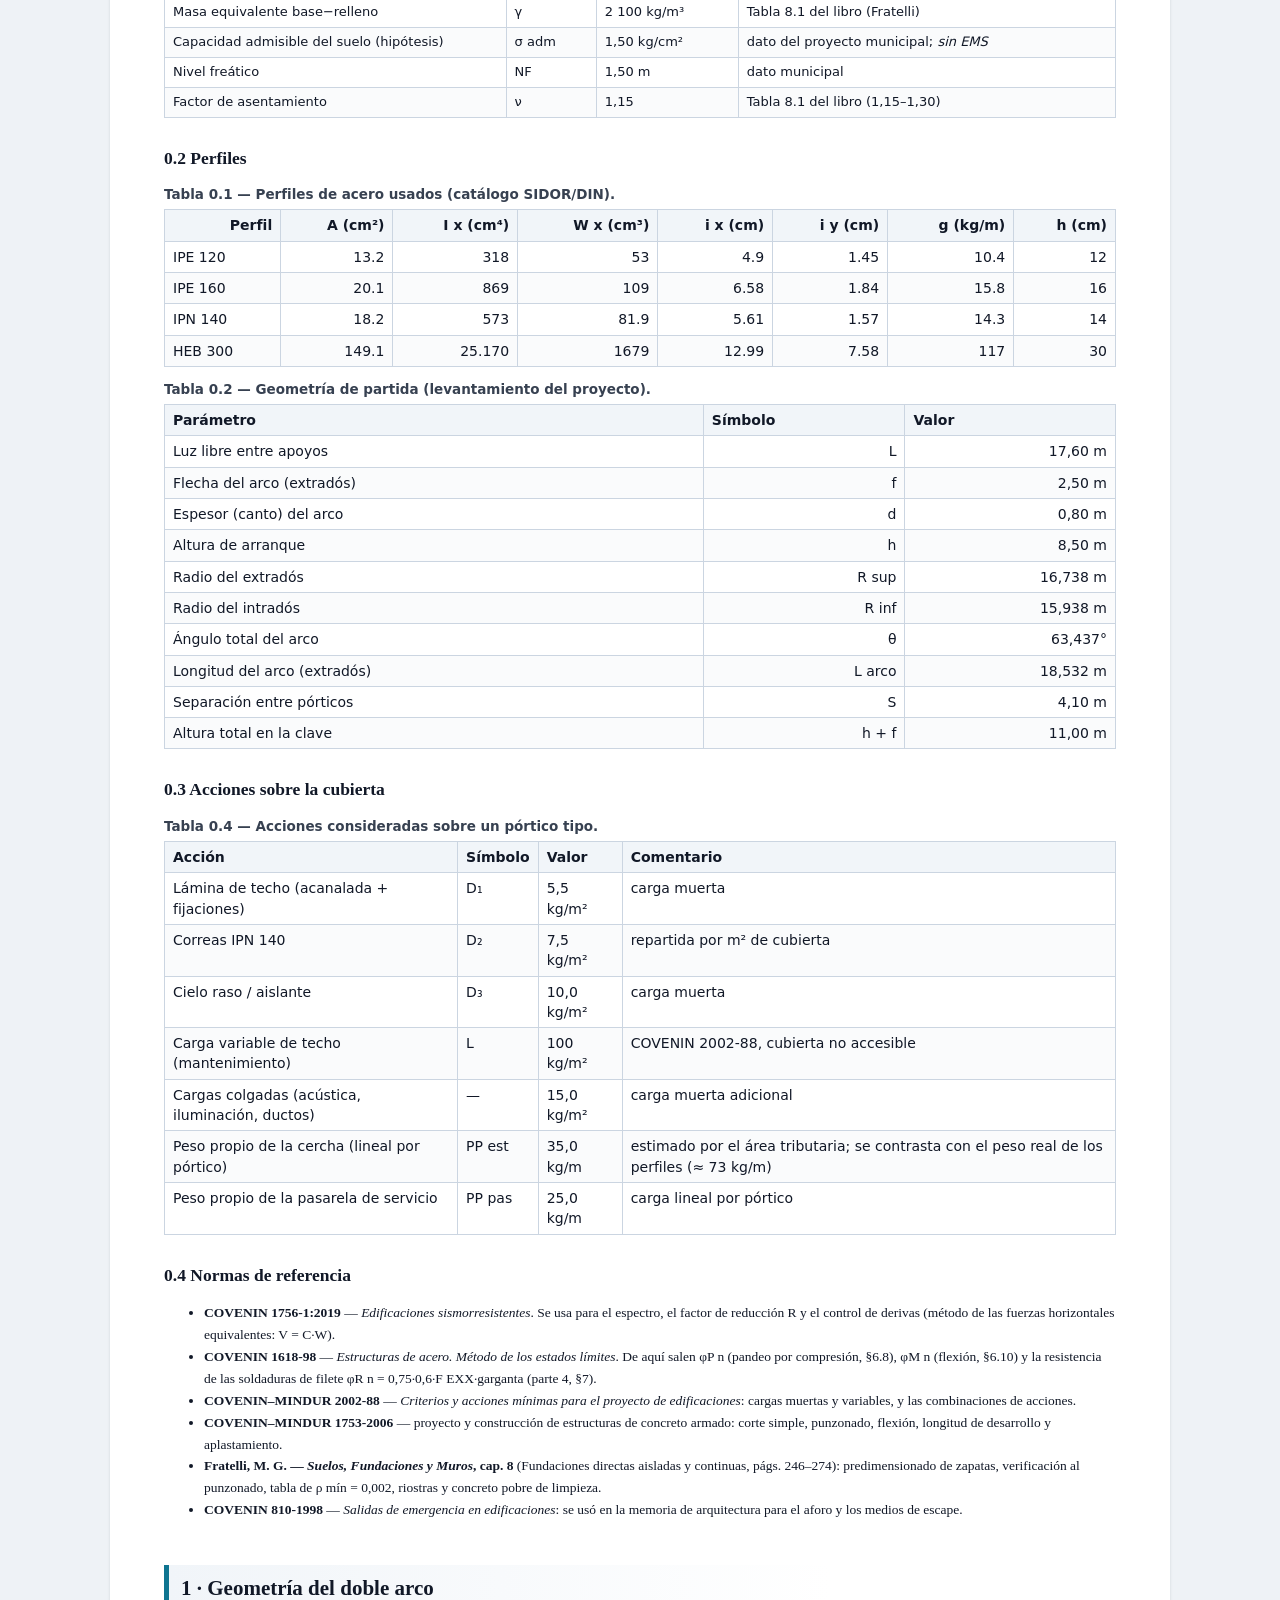
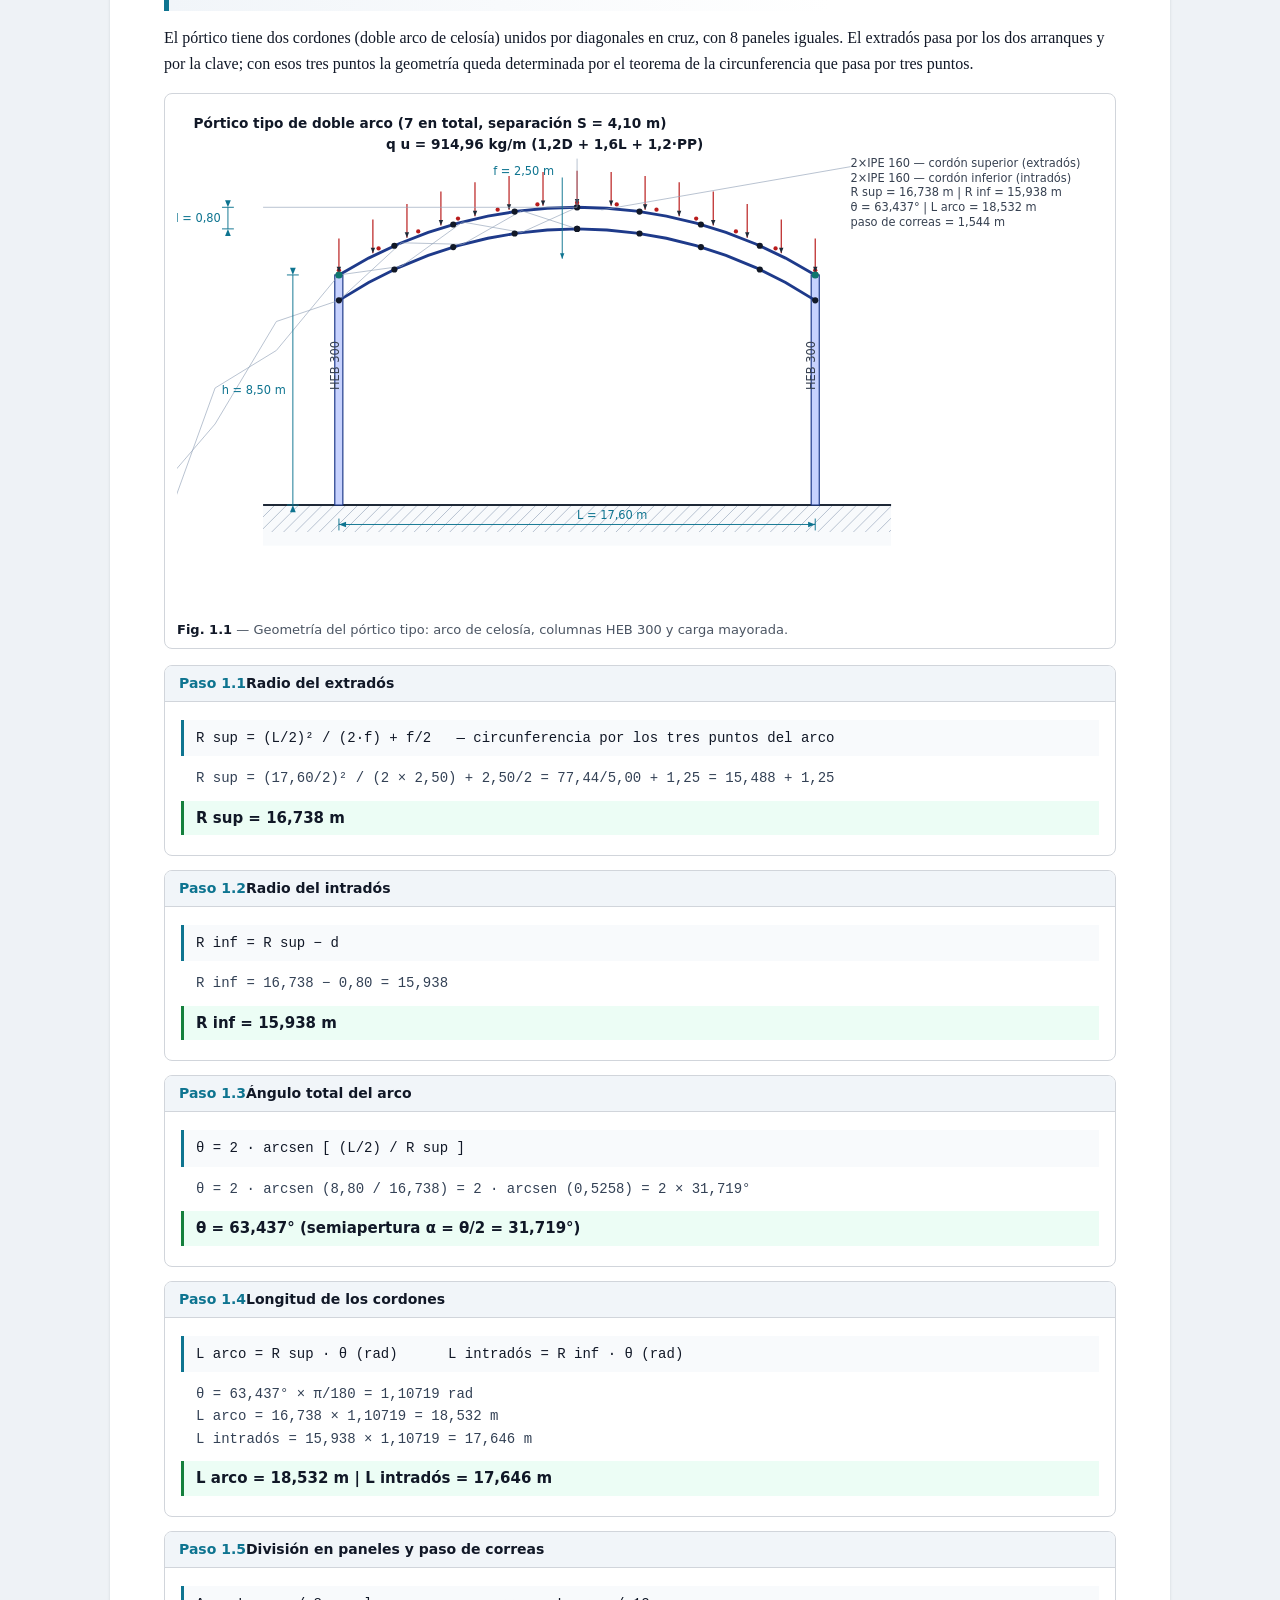
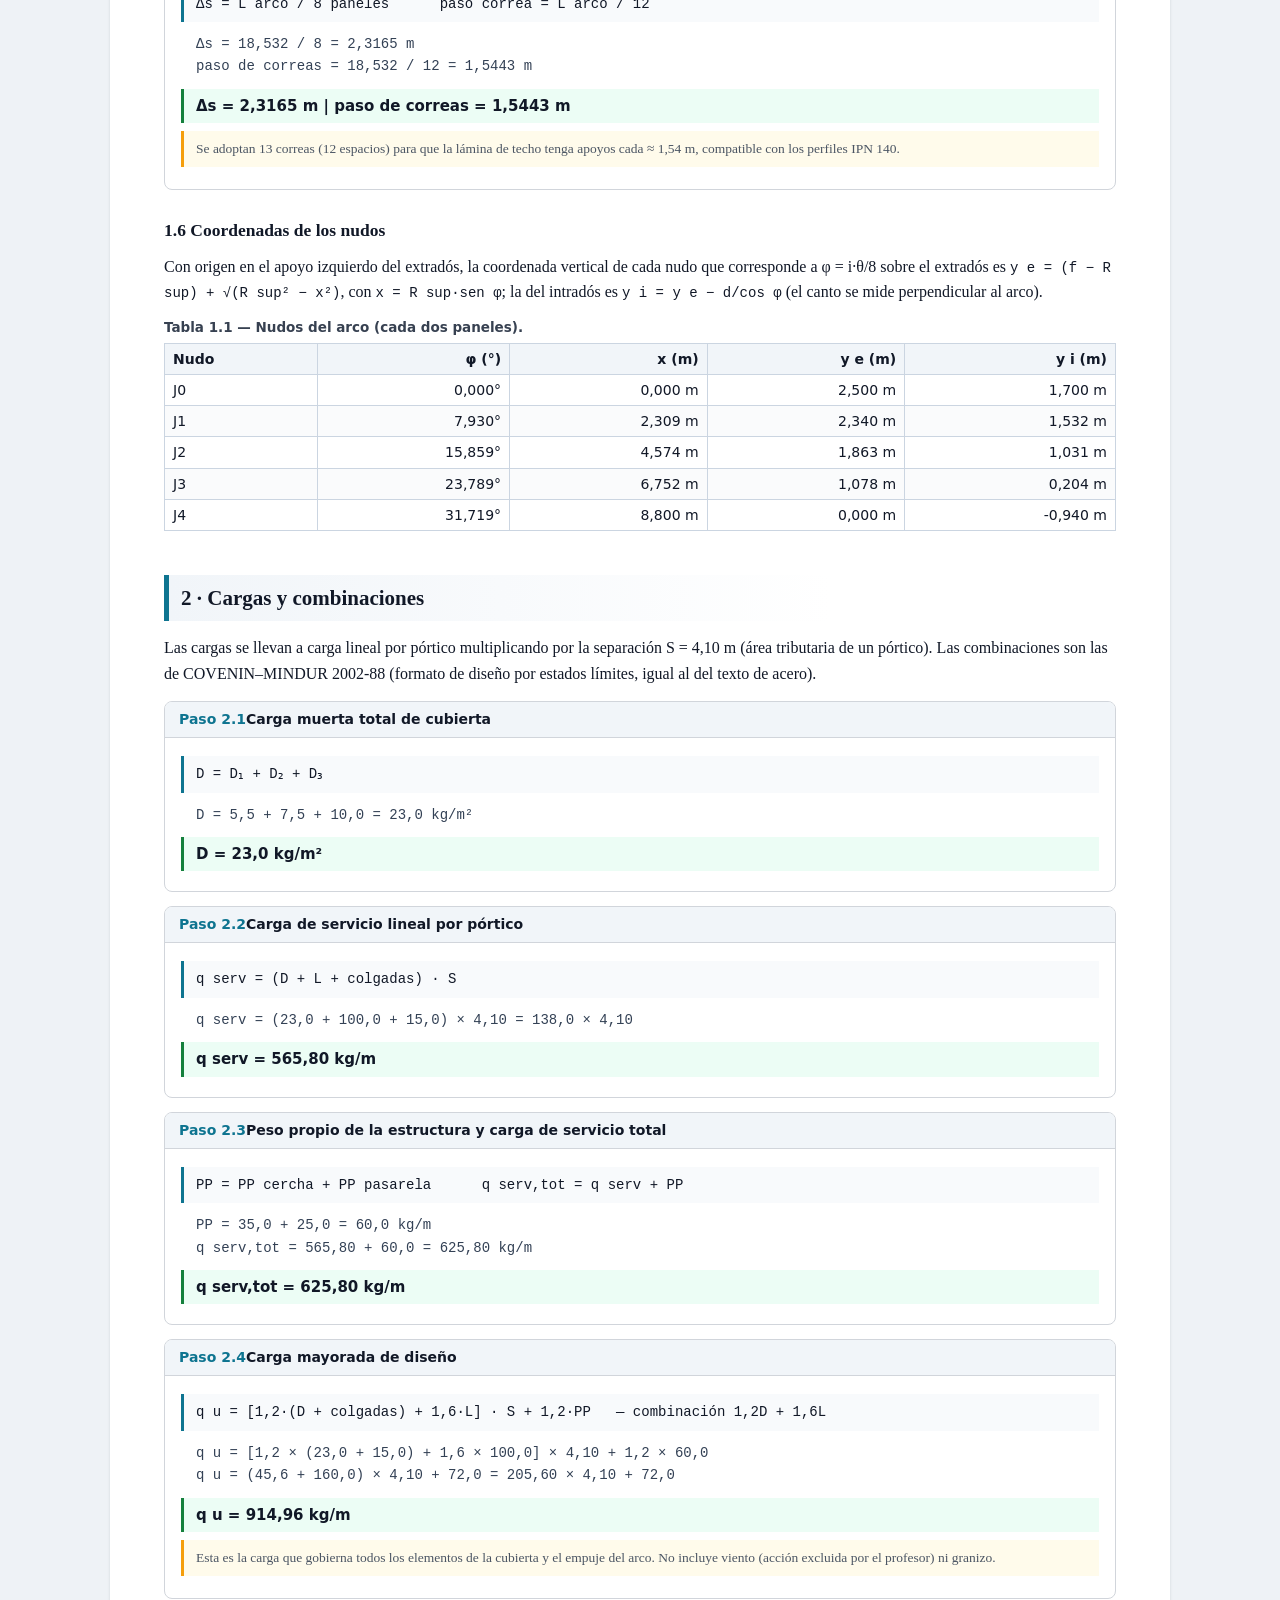
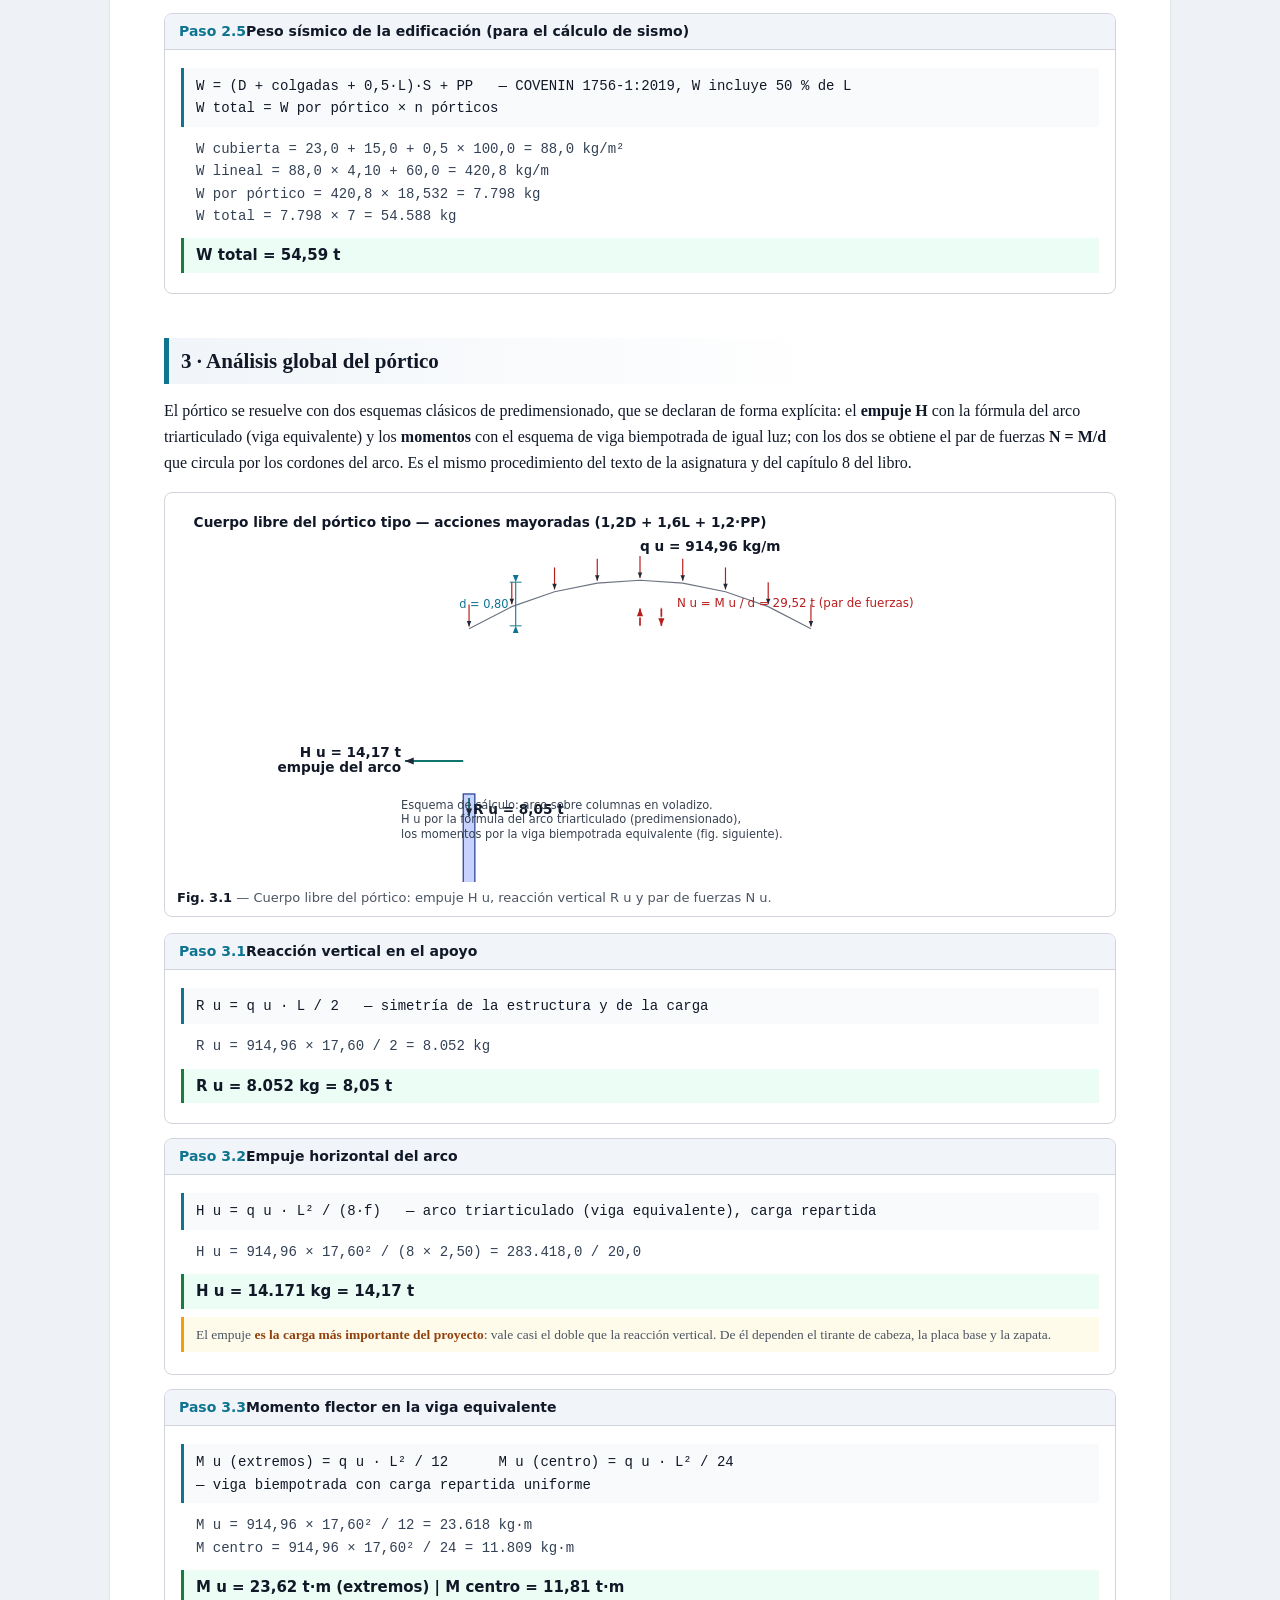
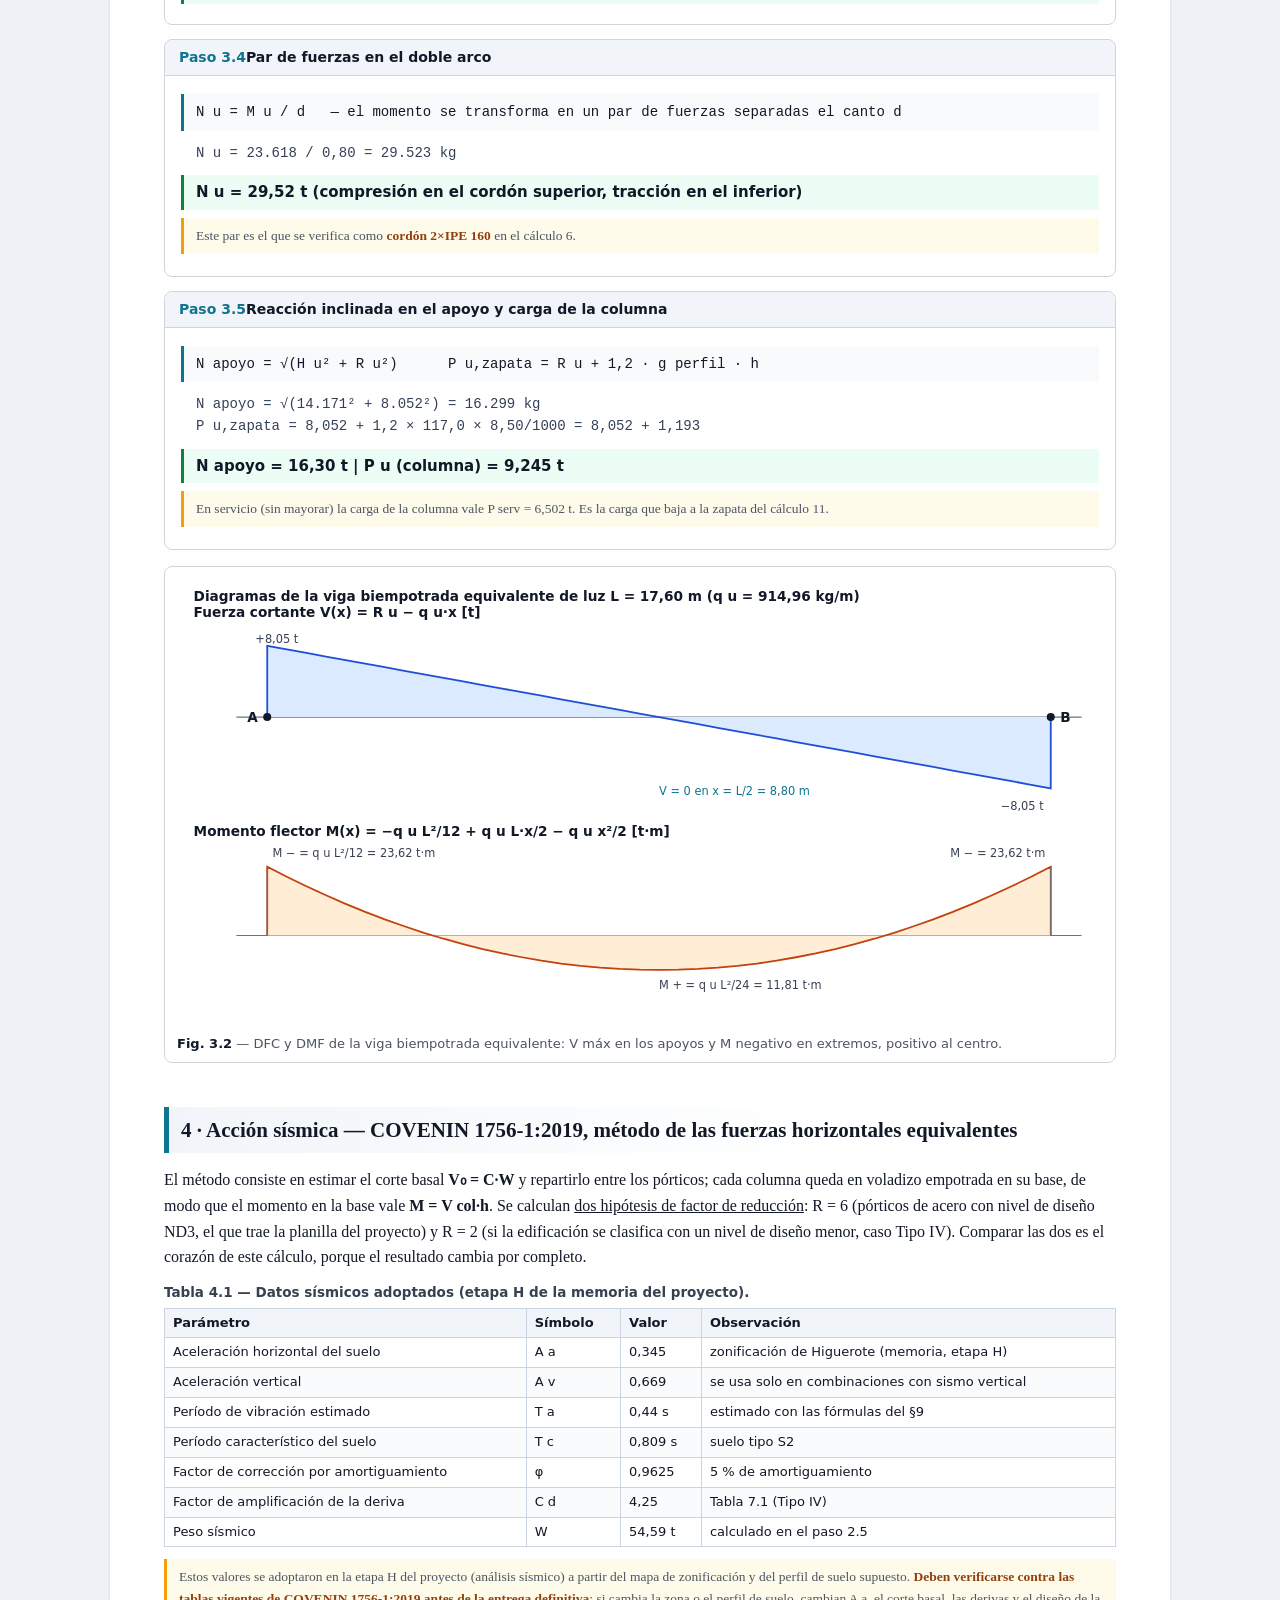
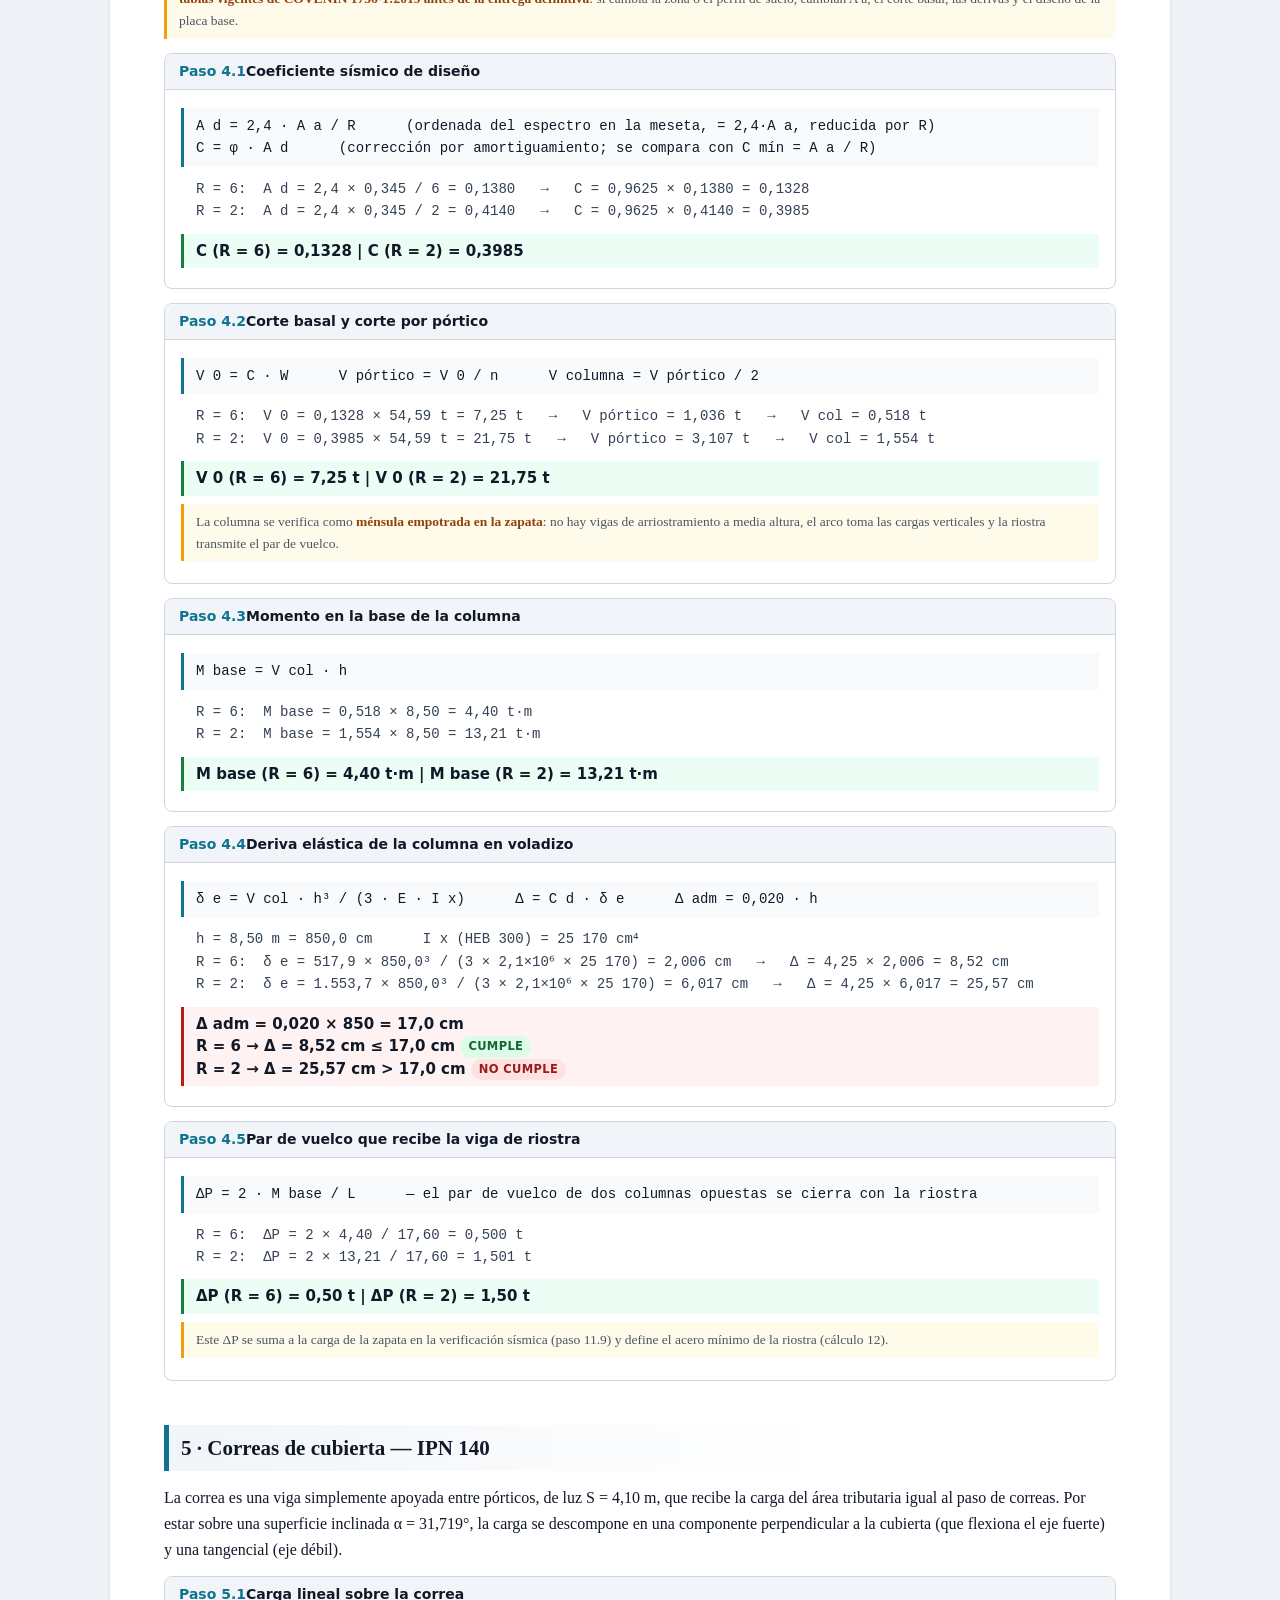
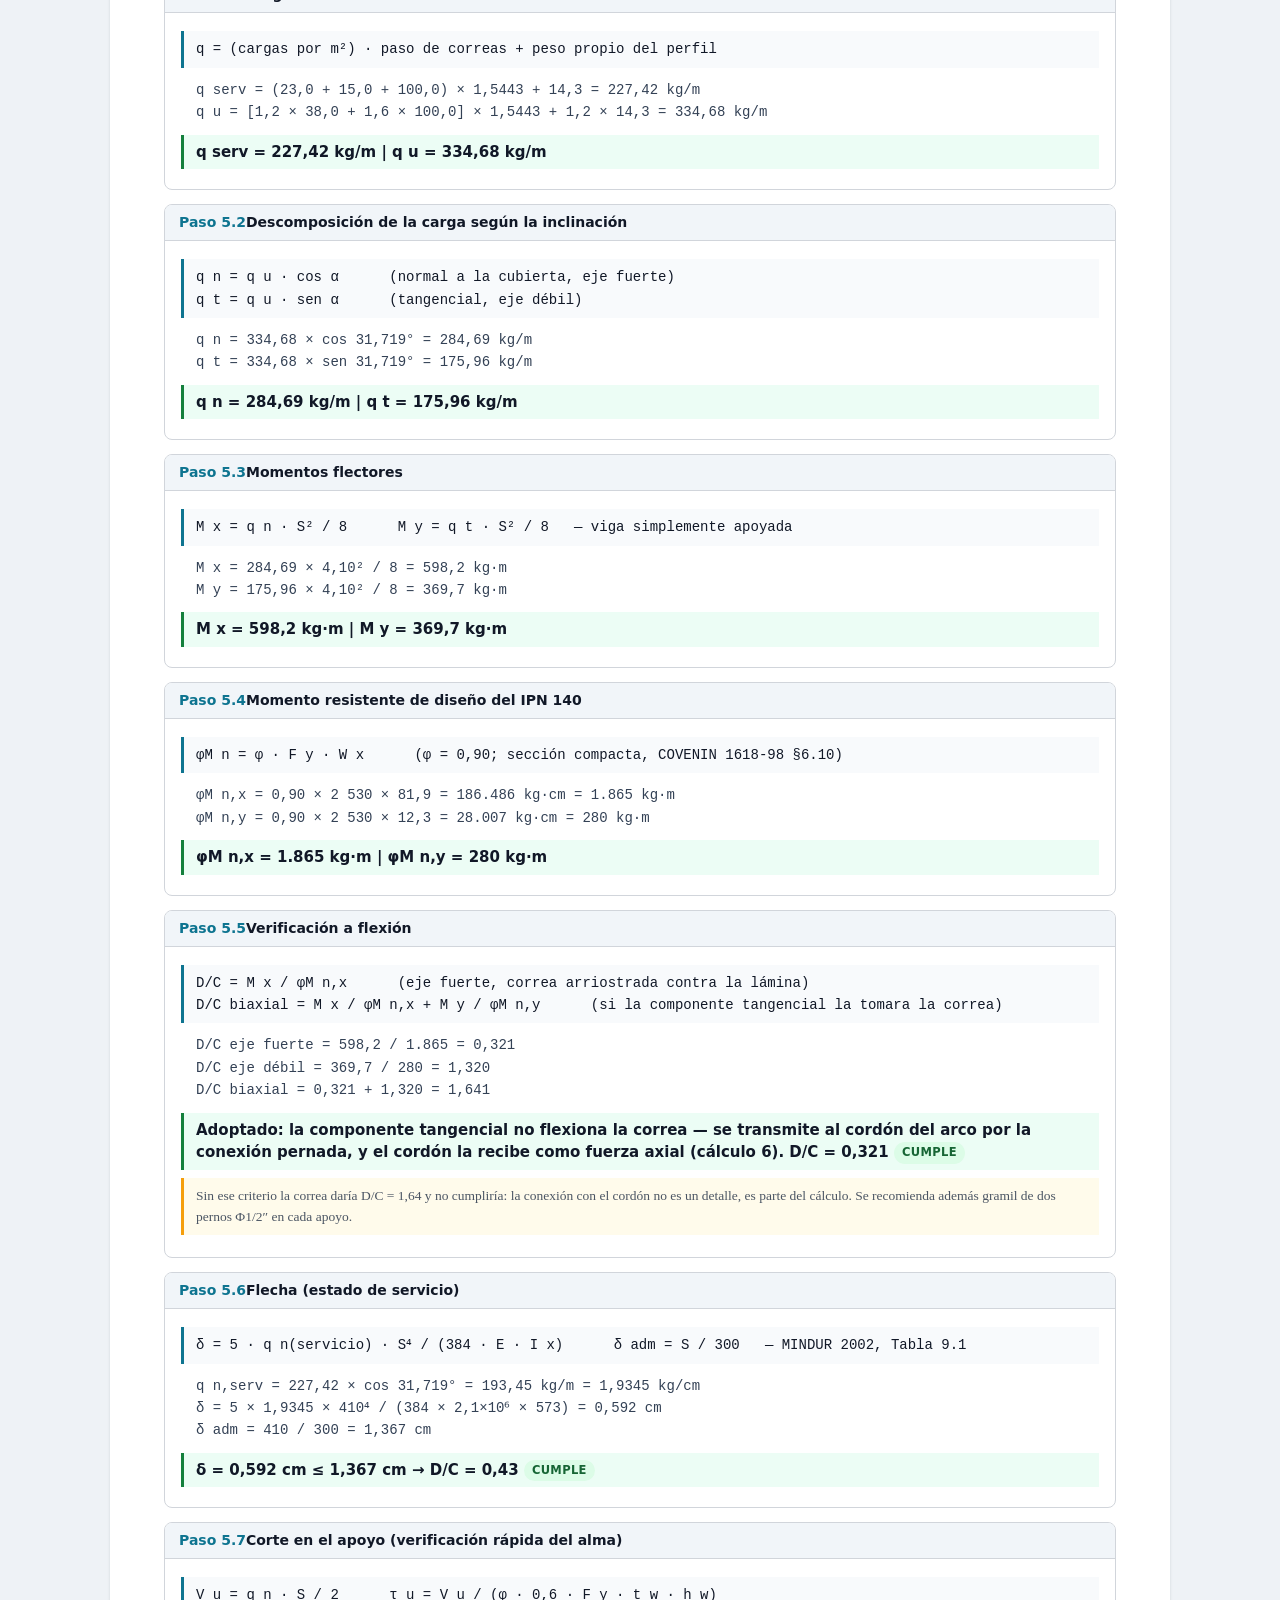
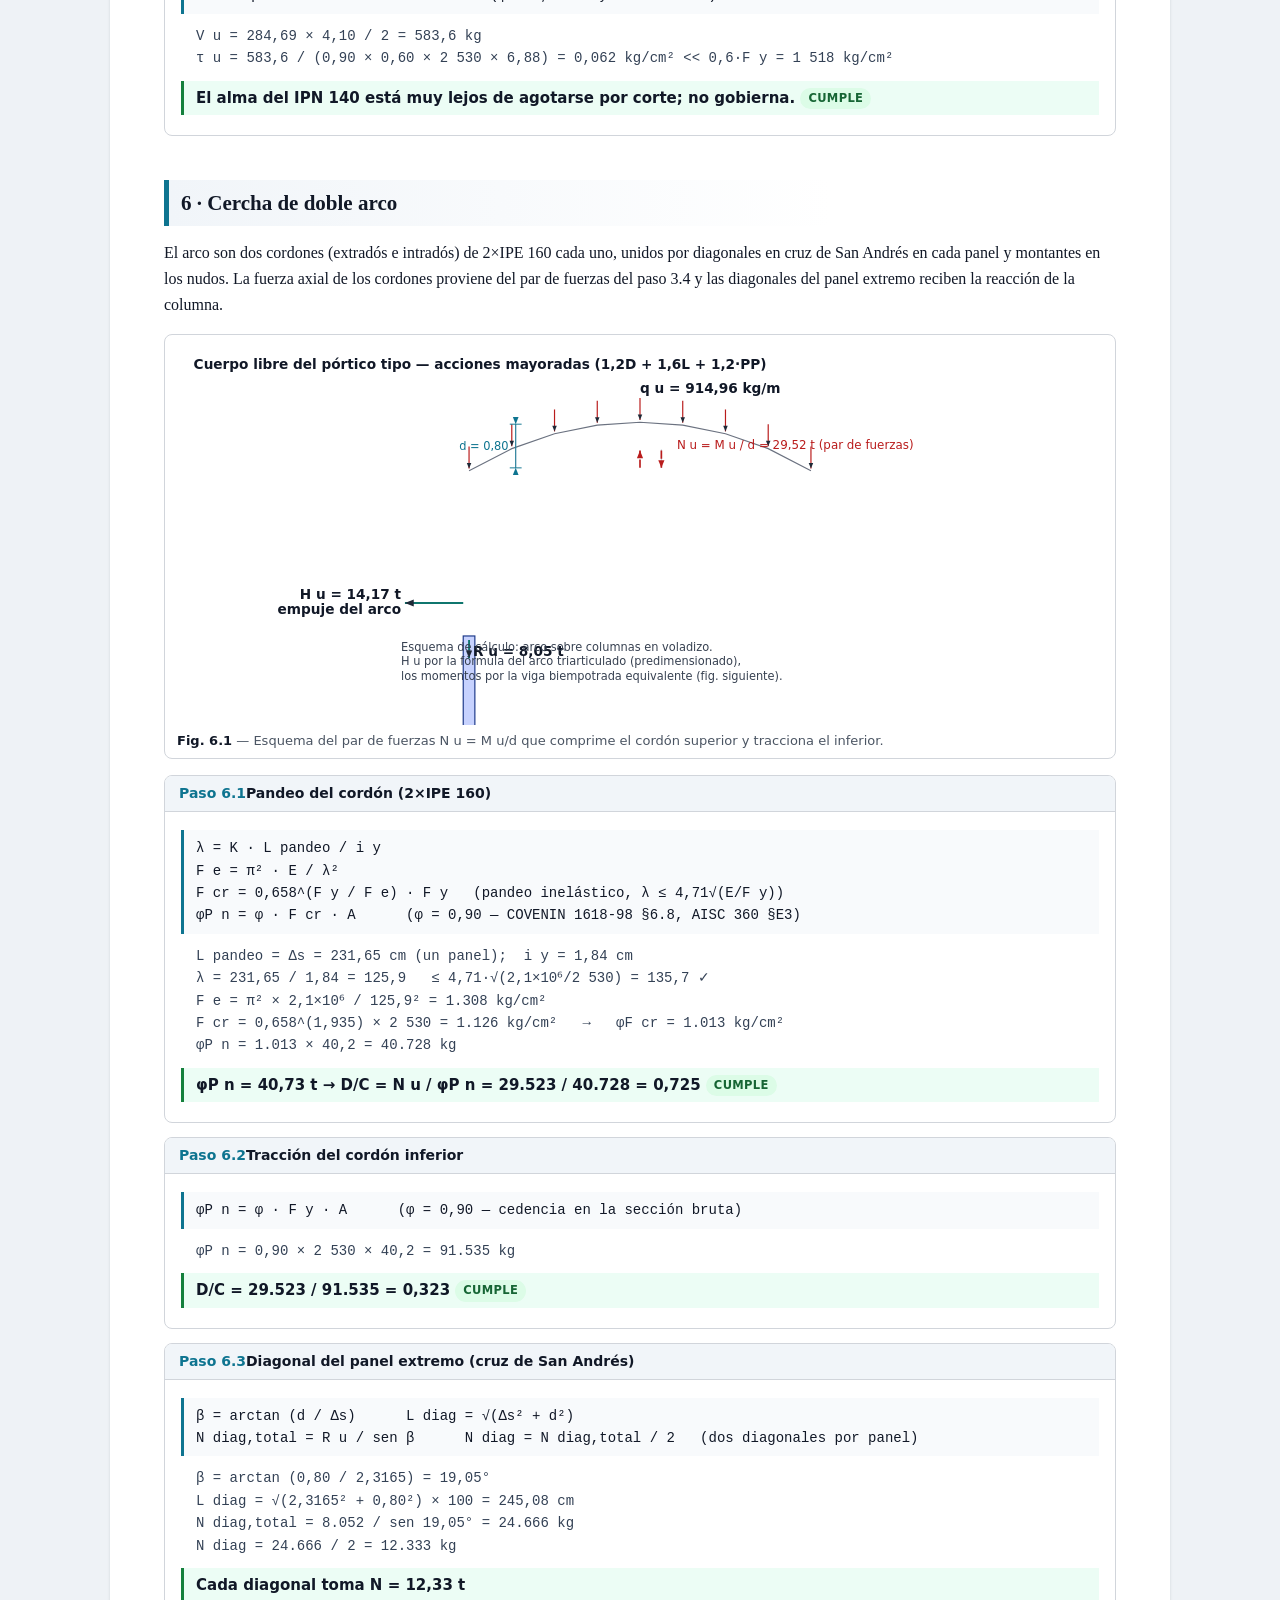
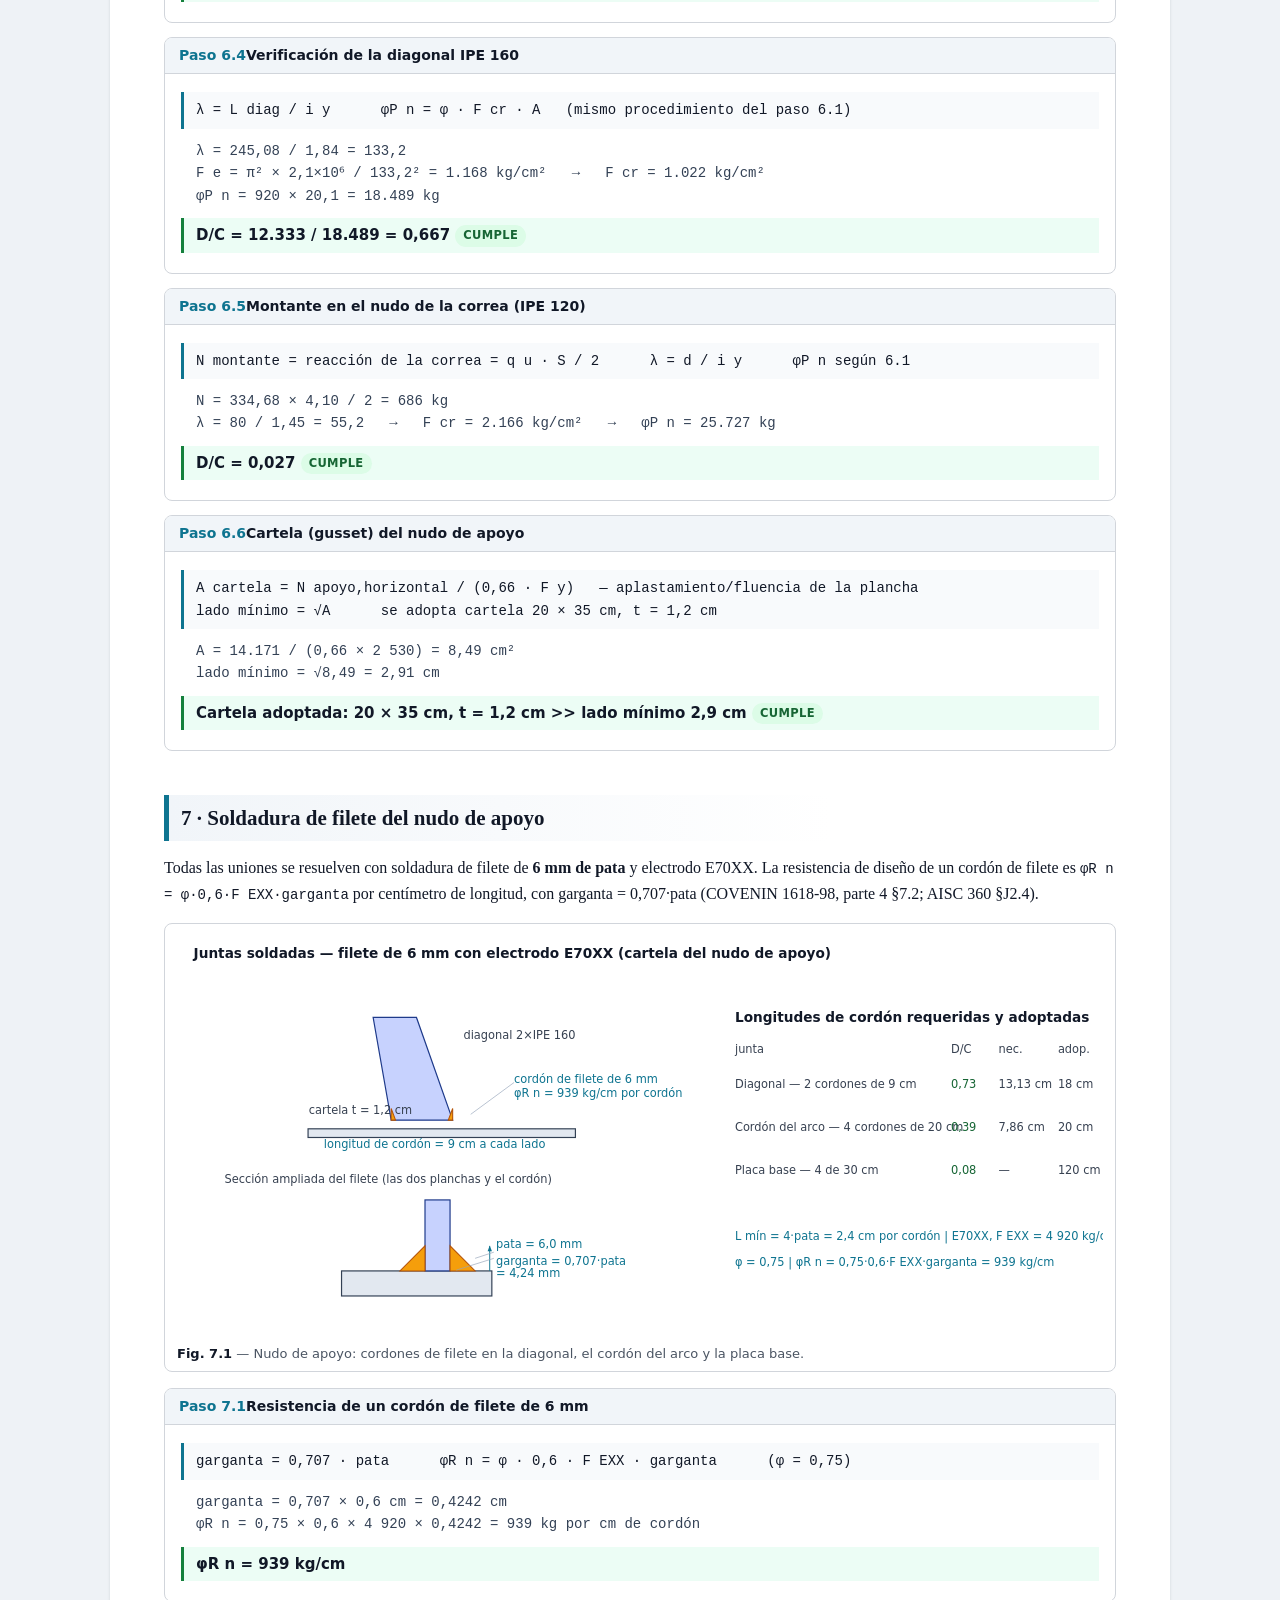
<file: cuaderno/cuaderno.html>
<!DOCTYPE html>
<html lang="es">
<head>
<meta charset="utf-8">
<meta name="viewport" content="width=device-width, initial-scale=1">
<title>Cuaderno de cálculos — Auditorio UPT Barlovento «Argelia Laya» (Higuerote)</title>
<style>
:root{
  --ink:#111827; --sub:#4b5563; --rule:#d1d5db; --accent:#0e7490; --accent2:#0f766e;
  --ok:#15803d; --bad:#b91c1c; --warn-bg:#fffbeb; --warn-br:#f59e0b;
  --fml-bg:#f8fafc; --res-bg:#ecfdf5; --bad-bg:#fef2f2;
}
*{box-sizing:border-box}
html{-webkit-text-size-adjust:100%}
body{margin:0;background:#eef2f6;color:var(--ink);
     font:16px/1.62 Georgia,'Times New Roman',serif}
.hoja{max-width:1060px;margin:0 auto;background:#fff;padding:44px 54px 64px;
      box-shadow:0 1px 3px rgba(15,23,42,.12)}
h1{font-size:29px;line-height:1.22;margin:0 0 6px}
h1+.sub{font-size:17px;color:var(--sub);margin:0 0 4px}
h2{font-size:21px;margin:44px 0 14px;padding:6px 0 6px 12px;border-left:5px solid var(--accent);
   background:linear-gradient(90deg,#f1f5f9,transparent 70%)}
h3{font-size:17.5px;margin:26px 0 8px}
h4{font-size:15.5px;margin:18px 0 6px;color:#1f2937}
p{margin:9px 0}
small,.small{font-size:13.5px}
.sub{color:var(--sub)}
code,.mono{font:14px/1.5 ui-monospace,SFMono-Regular,Consolas,'Liberation Mono',monospace}
a{color:#0e7490}
hr{border:0;border-top:1px solid var(--rule);margin:26px 0}
/* ---------- portada ---------- */
.portada{border-bottom:3px double var(--accent);padding-bottom:16px;margin-bottom:8px}
.portada .meta{font-size:13.5px;color:var(--sub);margin-top:10px}
.kpis{display:flex;flex-wrap:wrap;gap:10px;margin:16px 0 4px}
.kpi{flex:1 1 160px;border:1px solid var(--rule);border-top:3px solid var(--accent);border-radius:6px;
     padding:8px 10px;background:#fbfdff}
.kpi b{display:block;font:600 17px/1.3 system-ui,-apple-system,sans-serif}
.kpi span{font-size:12.5px;color:var(--sub);font-family:system-ui,-apple-system,sans-serif}
.caja{border:1px solid var(--rule);border-radius:8px;padding:12px 16px;background:#fbfdff;margin:14px 0}
.caja.aviso{background:var(--warn-bg);border-color:#fcd34d}
.caja.aviso h4{margin-top:0}
.caja ul{margin:8px 0 4px 18px;padding:0}
.caja li{margin:5px 0}
/* ---------- pasos de cálculo ---------- */
.calc{border:1px solid var(--rule);border-radius:8px;background:#fff;margin:14px 0;overflow:hidden}
.calc>.hd{background:#f1f5f9;border-bottom:1px solid var(--rule);padding:7px 14px;
          font:600 14px/1.5 system-ui,-apple-system,sans-serif}
.calc>.hd .n{display:inline-block;min-width:64px;color:var(--accent)}
.calc>.bd{padding:10px 16px 14px}
.fml{font:14px/1.6 ui-monospace,SFMono-Regular,Consolas,monospace;background:var(--fml-bg);
     border-left:3px solid var(--accent);padding:7px 12px;margin:8px 0;overflow-x:auto;white-space:pre-wrap}
.sus{font:14px/1.6 ui-monospace,SFMono-Regular,Consolas,monospace;color:#334155;
     padding:3px 0 3px 15px;margin:2px 0 8px;overflow-x:auto;white-space:pre-wrap}
.res{font:600 15px/1.5 system-ui,-apple-system,sans-serif;background:var(--res-bg);
     border-left:3px solid var(--ok);padding:6px 12px;margin:6px 0}
.res.bad{background:var(--bad-bg);border-color:var(--bad)}
.res ul{margin:0 0 0 16px;padding:0}
.nota{font-size:13.5px;background:var(--warn-bg);border-left:3px solid var(--warn-br);
      padding:7px 12px;margin:8px 0;color:#4b5563}
.nota b{color:#92400e}
.badge{display:inline-block;padding:1px 8px;border-radius:999px;font:600 11.5px/1.7 system-ui,sans-serif;
       letter-spacing:.03em;text-transform:uppercase;vertical-align:1px}
.b-ok{background:#dcfce7;color:#166534}
.b-bad{background:#fee2e2;color:#991b1b}
.b-nt{background:#e2e8f0;color:#334155}
/* ---------- tablas ---------- */
table{width:100%;border-collapse:collapse;margin:12px 0;font:14px/1.45 system-ui,-apple-system,sans-serif}
caption{caption-side:top;text-align:left;font:600 13.5px/1.5 system-ui,sans-serif;color:#374151;padding-bottom:5px}
th,td{border:1px solid #cbd5e1;padding:5px 8px;vertical-align:top}
th{background:#f1f5f9;text-align:left;font-weight:600}
td.n,th.n{text-align:right;font-variant-numeric:tabular-nums}
tbody tr:nth-child(even) td{background:#fafbfc}
table.chica{font-size:13px}
tr.tot td{font-weight:600;background:#f1f5f9!important}
/* ---------- figuras ---------- */
figure{margin:16px 0;border:1px solid var(--rule);border-radius:8px;padding:10px 12px 8px;background:#fff}
figure svg{display:block;width:100%;height:auto}
figcaption{font:13px/1.5 system-ui,-apple-system,sans-serif;color:var(--sub);margin-top:6px}
figcaption b{color:var(--ink)}
/* ---------- índice ---------- */
ol.toc{columns:2;column-gap:34px;font:14.5px/1.75 system-ui,-apple-system,sans-serif;margin:8px 0 0 20px}
ol.toc a{text-decoration:none}
ol.toc a:hover{text-decoration:underline}
/* ---------- estilos internos de las figuras SVG ---------- */
.fig{background:#fff}
.fig .ln{fill:none;stroke:#1f2937;stroke-width:1.6}
.fig .ln2{fill:none;stroke:#6b7280;stroke-width:.95}
.fig .thin{fill:none;stroke:#94a3b8;stroke-width:.55}
.fig .dash{fill:none;stroke:#b45309;stroke-width:1.3;stroke-dasharray:6 4}
.fig .dim{fill:none;stroke:#0e7490;stroke-width:.8}
.fig .steel{fill:none;stroke:#1e3a8a;stroke-width:2.4}
.fig .bar{fill:none;stroke:#0f766e;stroke-width:1.5}
.fig .bar2{fill:#0f766e;stroke:#0f766e}
.fig .bolt{fill:none;stroke:#334155;stroke-width:1.1}
.fig .stirrup{fill:none;stroke:#7c3aed;stroke-width:1.1}
.fig .weld,.fig .weld2{fill:#f59e0b;stroke:#b45309;stroke-width:.9}
.fig .weld2{fill:none;stroke:#b45309;stroke-width:2.6;stroke-linecap:round}
.fig .qload{fill:none;stroke:#b91c1c;stroke-width:1}
.fig .Npar{fill:none;stroke:#b91c1c;stroke-width:1.4;stroke-dasharray:7 4}
.fig .Harrow{fill:none;stroke:#0f766e;stroke-width:1.6}
.fig .pl{fill:none;stroke:#b45309;stroke-width:1.2}
.fig .nf{fill:none;stroke:#0284c7;stroke-width:1;stroke-dasharray:9 3 2 3}
.fig .scut{fill:none;stroke:#be123c;stroke-width:1.1;stroke-dasharray:5 3}
.fig .dfc{fill:none;stroke:#1d4ed8;stroke-width:1.5}
.fig .dfcfill{fill:#dbeafe;stroke:none}
.fig .dmf{fill:none;stroke:#c2410c;stroke-width:1.5}
.fig .dmffill{fill:#ffedd5;stroke:none}
.fig .conc{fill:#e2e8f0;stroke:#334155;stroke-width:1}
.fig .poor{fill:#d6d3d1;stroke:#57534e;stroke-width:.8}
.fig .soilfill{fill:#f1f5f9;stroke:none}
.fig .placa{fill:#fde68a;stroke:#92400e;stroke-width:1}
.fig .steelbox,.fig .steelbox2{fill:#c7d2fe;stroke:#1e3a8a;stroke-width:1}
.fig .steelfill{fill:#dbeafe;stroke:#1e3a8a;stroke-width:1}
.fig .colbox{fill:#a5b4fc;stroke:#1e3a8a;stroke-width:1}
.fig .macizo{fill:#e2e8f0;stroke:#94a3b8;stroke-width:.6}
.fig .ground{fill:#f8fafc;stroke:none}
.fig .dot{fill:#111827}.fig .dot2{fill:#b91c1c}.fig .dot3{fill:#0f766e}
.fig .track{fill:#eef2f7;stroke:none}
.fig .barok{fill:#16a34a}.fig .barbad{fill:#dc2626}
.fig .lim{fill:none;stroke:#dc2626;stroke-width:1.4}
.fig .grid{fill:none;stroke:#cbd5e1;stroke-width:.8}
.fig .tx{font:11px -apple-system,system-ui,sans-serif;fill:#111827}
.fig .txs{font:9.6px -apple-system,system-ui,sans-serif;fill:#374151}
.fig .txb{font:bold 11.5px -apple-system,system-ui,sans-serif;fill:#111827}
.fig .txdim{font:9.6px -apple-system,system-ui,sans-serif;fill:#0e7490}
.fig .txnf{font:9.6px -apple-system,system-ui,sans-serif;fill:#0284c7}
.fig .txr{font:10px -apple-system,system-ui,sans-serif;fill:#b91c1c}
.fig .txdc{font:9.6px -apple-system,system-ui,sans-serif;fill:#166534}
.fig .txbad{font:bold 9.6px -apple-system,system-ui,sans-serif;fill:#b91c1c}
.fig .txlim{font:9.6px -apple-system,system-ui,sans-serif;fill:#b91c1c}
/* ---------- impresión ---------- */
@media print{
  body{background:#fff;font-size:11pt}
  .hoja{box-shadow:none;max-width:none;padding:0 12mm}
  h2{break-before:page}
  h1,h2,h3{break-after:avoid}
  .calc,figure,table,.caja{break-inside:avoid}
  a{color:inherit}
}
</style>
</head>
<body>
<div class="hoja">

<div class="portada">
  <h1>Cuaderno de ejercicios — Cálculos estructurales del Auditorio</h1>
  <p class="sub">Universidad Politécnica Territorial de Barlovento «Argelia Laya» · Higuerote,
     estado Miranda · estructuras metálicas y fundaciones</p>
  <p class="sub">Doble arco de celosía con columnas HEB 300, correas IPN 140, cercha de alma
     compuesta y zapatas aisladas de concreto armado.</p>
  <div class="kpis">
    <div class="kpi"><b>17,60 m</b><span>luz libre L</span></div>
    <div class="kpi"><b>2,50 m</b><span>flecha del arco f</span></div>
    <div class="kpi"><b>914,96 kg/m</b><span>carga mayorada q u</span></div>
    <div class="kpi"><b>14,17 t</b><span>empuje del arco H u</span></div>
    <div class="kpi"><b>1,30×1,30×0,40 m</b><span>zapata adoptada</span></div>
    <div class="kpi"><b>6,50 t</b><span>carga de servicio por zapata</span></div>
  </div>
  <p class="meta">Documento generado a partir del módulo <code>calculos.py</code>; todas las cifras
     de este cuaderno salen de ese archivo, no hay números escritos a mano en el texto.</p>
</div>

<div class="caja aviso">
  <h4>Cómo debe leerse este cuaderno (hipótesis y alcance)</h4>
  <ul>
    <li><b>Es un trabajo académico.</b> No existe estudio de mecánica de suelos reglamentario;
        las propiedades del suelo son <i>hipótesis declaradas</i> y el documento no es válido para
        permisología hasta que se sustituyan por un EMS real
        (Fratelli, <i>Suelos, Fundaciones y Muros</i>, cap. 1 y cap. 8).</li>
    <li><b>Hipótesis geotécnicas:</b> σ adm = 1,50 kg/cm² para fundaciones aisladas; nivel freático
        NF = 1,50 m (dato municipal); suelo húmedo γ = 1 800 kg/m³; masa equivalente
        γ = 2 100 kg/m³ (Tabla 8.1 del libro, valor ν = 1,15 para el predimensionado).</li>
    <li><b>Acciones excluidas por decisión docente:</b> la acción del viento (COVENIN-MINDUR
        2003-86) y las fundaciones profundas con pilotes. Se resuelve con <b>fundaciones aisladas</b>.</li>
    <li><b>Métodos:</b> se indica de dónde sale cada fórmula y por qué se usa. Los métodos de
        análisis matricial y de sismo se estudiaron de forma autónoma, además de lo visto en clase.</li>
    <li><b>Trazabilidad:</b> el cálculo se rehace por completo en el módulo <code>calculos.py</code>
        (anexo B). La planilla final resume 29 renglones con su relación demanda/capacidad.</li>
  </ul>
</div>

<h2 id="indice">Índice</h2>
<ol class="toc">
  <li><a href="#d0">Datos de partida, materiales y normas</a></li>
  <li><a href="#e1">Geometría del doble arco</a></li>
  <li><a href="#e2">Cargas y combinaciones</a></li>
  <li><a href="#e3">Análisis global del pórtico (empuje y par de fuerzas)</a></li>
  <li><a href="#e4">Acción sísmica (COVENIN 1756-1:2019)</a></li>
  <li><a href="#e5">Correas de cubierta IPN 140</a></li>
  <li><a href="#e6">Cercha de doble arco (cordón, diagonales y montantes)</a></li>
  <li><a href="#e7">Soldadura de filete del nudo de apoyo</a></li>
  <li><a href="#e8">Columna HEB 300</a></li>
  <li><a href="#e9">Tirante de cabeza entre columnas</a></li>
  <li><a href="#e10">Placa base y pernos de anclaje</a></li>
  <li><a href="#e11">Zapata aislada (cálculo más reciente)</a></li>
  <li><a href="#e12">Viga de riostra 25×40 (solo longitudinal)</a></li>
  <li><a href="#e13">Losa sobre terreno y macizo del graderío</a></li>
  <li><a href="#planilla">Planilla general y gráfico D/C</a></li>
  <li><a href="#banderas">Conclusiones y banderas rojas</a></li>
  <li><a href="#anexoA">Anexo A — fórmulas, normas y bibliografía</a></li>
  <li><a href="#anexoB">Anexo B — reproducibilidad de los cálculos</a></li>
</ol>


<h2 id="d0">0 · Datos de partida, materiales y normas</h2>
<p>Antes de calcular nada se fijan los datos con los que se va a trabajar en todo el cuaderno.
   Cada valor lleva su origen: levantamiento del proyecto, decisión del profesor, hipótesis
   declarada o tabla de norma. Los números en <i>cursiva</i> son hipótesis que deben validarse.</p>

<h3>0.1 Materiales</h3>
<table class="chica"><caption>Tabla 0.3 — Materiales, suelos (hipótesis) y coeficientes.</caption><thead><tr><th>Material / parámetro</th><th>Símbolo</th><th>Valor</th><th>Origen</th></tr></thead><tbody><tr><td class="">Concreto de la fundación</td><td class="">f′ c</td><td class="">250 kg/cm²</td><td class="">corrección de cátedra 2026-10-21 (antes 210)</td></tr><tr><td class="">Peso específico del concreto armado</td><td class="">γ c</td><td class="">2 400 kg/m³</td><td class="">valor práctico del libro, cap. 8</td></tr><tr><td class="">Acero de refuerzo</td><td class="">f y</td><td class="">4 200 kg/cm²</td><td class="">ADN 420 (grado 60), barras corrugadas</td></tr><tr><td class="">Acero estructural de perfiles</td><td class="">F y</td><td class="">2 530 kg/cm²</td><td class="">A52 SIDOR, equivalente al A36</td></tr><tr><td class="">Resistencia última del acero</td><td class="">F u</td><td class="">4 100 kg/cm²</td><td class="">mismo acero</td></tr><tr><td class="">Módulo de elasticidad del acero</td><td class="">E</td><td class="">2,1×10⁶ kg/cm²</td><td class="">COVENIN 1618</td></tr><tr><td class="">Electrodo de soldadura</td><td class="">F EXX</td><td class="">4 920 kg/cm²</td><td class="">E70XX</td></tr><tr><td class="">Peso específico del suelo (hipótesis)</td><td class="">γ s</td><td class="">1 800 kg/m³</td><td class="">suelo húmedo, hipótesis declarada</td></tr><tr><td class="">Masa equivalente base−relleno</td><td class="">γ</td><td class="">2 100 kg/m³</td><td class="">Tabla 8.1 del libro (Fratelli)</td></tr><tr><td class="">Capacidad admisible del suelo (hipótesis)</td><td class="">σ adm</td><td class="">1,50 kg/cm²</td><td class="">dato del proyecto municipal; <i>sin EMS</i></td></tr><tr><td class="">Nivel freático</td><td class="">NF</td><td class="">1,50 m</td><td class="">dato municipal</td></tr><tr><td class="">Factor de asentamiento</td><td class="">ν</td><td class="">1,15</td><td class="">Tabla 8.1 del libro (1,15–1,30)</td></tr></tbody></table>

<h3>0.2 Perfiles</h3>
<table class=""><caption>Tabla 0.1 — Perfiles de acero usados (catálogo SIDOR/DIN).</caption><thead><tr><th class="n">Perfil</th><th class="n">A (cm²)</th><th class="n">I x (cm⁴)</th><th class="n">W x (cm³)</th><th class="n">i x (cm)</th><th class="n">i y (cm)</th><th class="n">g (kg/m)</th><th class="n">h (cm)</th></tr></thead><tbody><tr><td class="">IPE 120</td><td class="n">13.2</td><td class="n">318</td><td class="n">53</td><td class="n">4.9</td><td class="n">1.45</td><td class="n">10.4</td><td class="n">12</td></tr><tr><td class="">IPE 160</td><td class="n">20.1</td><td class="n">869</td><td class="n">109</td><td class="n">6.58</td><td class="n">1.84</td><td class="n">15.8</td><td class="n">16</td></tr><tr><td class="">IPN 140</td><td class="n">18.2</td><td class="n">573</td><td class="n">81.9</td><td class="n">5.61</td><td class="n">1.57</td><td class="n">14.3</td><td class="n">14</td></tr><tr><td class="">HEB 300</td><td class="n">149.1</td><td class="n">25.170</td><td class="n">1679</td><td class="n">12.99</td><td class="n">7.58</td><td class="n">117</td><td class="n">30</td></tr></tbody></table>
<table class=""><caption>Tabla 0.2 — Geometría de partida (levantamiento del proyecto).</caption><thead><tr><th>Parámetro</th><th>Símbolo</th><th>Valor</th></tr></thead><tbody><tr><td class="">Luz libre entre apoyos</td><td class="n">L</td><td class="n">17,60 m</td></tr><tr><td class="">Flecha del arco (extradós)</td><td class="n">f</td><td class="n">2,50 m</td></tr><tr><td class="">Espesor (canto) del arco</td><td class="n">d</td><td class="n">0,80 m</td></tr><tr><td class="">Altura de arranque</td><td class="n">h</td><td class="n">8,50 m</td></tr><tr><td class="">Radio del extradós</td><td class="n">R sup</td><td class="n">16,738 m</td></tr><tr><td class="">Radio del intradós</td><td class="n">R inf</td><td class="n">15,938 m</td></tr><tr><td class="">Ángulo total del arco</td><td class="n">θ</td><td class="n">63,437°</td></tr><tr><td class="">Longitud del arco (extradós)</td><td class="n">L arco</td><td class="n">18,532 m</td></tr><tr><td class="">Separación entre pórticos</td><td class="n">S</td><td class="n">4,10 m</td></tr><tr><td class="">Altura total en la clave</td><td class="n">h + f</td><td class="n">11,00 m</td></tr></tbody></table>

<h3>0.3 Acciones sobre la cubierta</h3>
<table class=""><caption>Tabla 0.4 — Acciones consideradas sobre un pórtico tipo.</caption><thead><tr><th>Acción</th><th>Símbolo</th><th>Valor</th><th>Comentario</th></tr></thead><tbody><tr><td class="">Lámina de techo (acanalada + fijaciones)</td><td class="">D₁</td><td class="">5,5 kg/m²</td><td class="">carga muerta</td></tr><tr><td class="">Correas IPN 140</td><td class="">D₂</td><td class="">7,5 kg/m²</td><td class="">repartida por m² de cubierta</td></tr><tr><td class="">Cielo raso / aislante</td><td class="">D₃</td><td class="">10,0 kg/m²</td><td class="">carga muerta</td></tr><tr><td class="">Carga variable de techo (mantenimiento)</td><td class="">L</td><td class="">100 kg/m²</td><td class="">COVENIN 2002-88, cubierta no accesible</td></tr><tr><td class="">Cargas colgadas (acústica, iluminación, ductos)</td><td class="">—</td><td class="">15,0 kg/m²</td><td class="">carga muerta adicional</td></tr><tr><td class="">Peso propio de la cercha (lineal por pórtico)</td><td class="">PP est</td><td class="">35,0 kg/m</td><td class="">estimado por el área tributaria; se contrasta con el peso real de los perfiles (≈ 73 kg/m)</td></tr><tr><td class="">Peso propio de la pasarela de servicio</td><td class="">PP pas</td><td class="">25,0 kg/m</td><td class="">carga lineal por pórtico</td></tr></tbody></table>

<h3>0.4 Normas de referencia</h3>
<ul class="small">
  <li><b>COVENIN 1756-1:2019</b> — <i>Edificaciones sismorresistentes</i>. Se usa para el
      espectro, el factor de reducción R y el control de derivas (método de las fuerzas
      horizontales equivalentes: V = C·W).</li>
  <li><b>COVENIN 1618-98</b> — <i>Estructuras de acero. Método de los estados límites</i>.
      De aquí salen φP n (pandeo por compresión, §6.8), φM n (flexión, §6.10) y la resistencia
      de las soldaduras de filete φR n = 0,75·0,6·F EXX·garganta (parte 4, §7).</li>
  <li><b>COVENIN–MINDUR 2002-88</b> — <i>Criterios y acciones mínimas para el proyecto de
      edificaciones</i>: cargas muertas y variables, y las combinaciones de acciones.</li>
  <li><b>COVENIN–MINDUR 1753-2006</b> — proyecto y construcción de estructuras de concreto armado:
      corte simple, punzonado, flexión, longitud de desarrollo y aplastamiento.</li>
  <li><b>Fratelli, M. G. — <i>Suelos, Fundaciones y Muros</i>, cap. 8</b>
      (Fundaciones directas aisladas y continuas, págs. 246–274): predimensionado de zapatas,
      verificación al punzonado, tabla de ρ mín = 0,002, riostras y concreto pobre de limpieza.</li>
  <li><b>COVENIN 810-1998</b> — <i>Salidas de emergencia en edificaciones</i>: se usó en la
      memoria de arquitectura para el aforo y los medios de escape.</li>
</ul>


<h2 id="e1">1 · Geometría del doble arco</h2>
<p>El pórtico tiene dos cordones (doble arco de celosía) unidos por diagonales en cruz, con 8 paneles
   iguales. El extradós pasa por los dos arranques y por la clave; con esos tres puntos la geometría
   queda determinada por el teorema de la circunferencia que pasa por tres puntos.</p>
<figure><svg class="fig" viewBox="0 0 780 430" xmlns="http://www.w3.org/2000/svg" role="img" aria-label="Pórtico de doble arco: geometría y cargas"><rect class="ground" x="72.5" y="337.8" width="529.0" height="34.2"/><defs><clipPath id="cl1"><rect x="72.5" y="337.8" width="529.0" height="22.8"/></clipPath></defs><g class="thin" clip-path="url(#cl1)"><line x1="49.7" y1="360.6" x2="72.5" y2="337.8"/><line x1="59.7" y1="360.6" x2="82.5" y2="337.8"/><line x1="69.7" y1="360.6" x2="92.5" y2="337.8"/><line x1="79.7" y1="360.6" x2="102.5" y2="337.8"/><line x1="89.7" y1="360.6" x2="112.5" y2="337.8"/><line x1="99.7" y1="360.6" x2="122.5" y2="337.8"/><line x1="109.7" y1="360.6" x2="132.5" y2="337.8"/><line x1="119.7" y1="360.6" x2="142.5" y2="337.8"/><line x1="129.7" y1="360.6" x2="152.5" y2="337.8"/><line x1="139.7" y1="360.6" x2="162.5" y2="337.8"/><line x1="149.7" y1="360.6" x2="172.5" y2="337.8"/><line x1="159.7" y1="360.6" x2="182.5" y2="337.8"/><line x1="169.7" y1="360.6" x2="192.5" y2="337.8"/><line x1="179.7" y1="360.6" x2="202.5" y2="337.8"/><line x1="189.7" y1="360.6" x2="212.5" y2="337.8"/><line x1="199.7" y1="360.6" x2="222.5" y2="337.8"/><line x1="209.7" y1="360.6" x2="232.5" y2="337.8"/><line x1="219.7" y1="360.6" x2="242.5" y2="337.8"/><line x1="229.7" y1="360.6" x2="252.5" y2="337.8"/><line x1="239.7" y1="360.6" x2="262.5" y2="337.8"/><line x1="249.7" y1="360.6" x2="272.5" y2="337.8"/><line x1="259.7" y1="360.6" x2="282.5" y2="337.8"/><line x1="269.7" y1="360.6" x2="292.5" y2="337.8"/><line x1="279.7" y1="360.6" x2="302.5" y2="337.8"/><line x1="289.7" y1="360.6" x2="312.5" y2="337.8"/><line x1="299.7" y1="360.6" x2="322.5" y2="337.8"/><line x1="309.7" y1="360.6" x2="332.5" y2="337.8"/><line x1="319.7" y1="360.6" x2="342.5" y2="337.8"/><line x1="329.7" y1="360.6" x2="352.5" y2="337.8"/><line x1="339.7" y1="360.6" x2="362.5" y2="337.8"/><line x1="349.7" y1="360.6" x2="372.5" y2="337.8"/><line x1="359.7" y1="360.6" x2="382.5" y2="337.8"/><line x1="369.7" y1="360.6" x2="392.5" y2="337.8"/><line x1="379.7" y1="360.6" x2="402.5" y2="337.8"/><line x1="389.7" y1="360.6" x2="412.5" y2="337.8"/><line x1="399.7" y1="360.6" x2="422.5" y2="337.8"/><line x1="409.7" y1="360.6" x2="432.5" y2="337.8"/><line x1="419.7" y1="360.6" x2="442.5" y2="337.8"/><line x1="429.7" y1="360.6" x2="452.5" y2="337.8"/><line x1="439.7" y1="360.6" x2="462.5" y2="337.8"/><line x1="449.7" y1="360.6" x2="472.5" y2="337.8"/><line x1="459.7" y1="360.6" x2="482.5" y2="337.8"/><line x1="469.7" y1="360.6" x2="492.5" y2="337.8"/><line x1="479.7" y1="360.6" x2="502.5" y2="337.8"/><line x1="489.7" y1="360.6" x2="512.5" y2="337.8"/><line x1="499.7" y1="360.6" x2="522.5" y2="337.8"/><line x1="509.7" y1="360.6" x2="532.5" y2="337.8"/><line x1="519.7" y1="360.6" x2="542.5" y2="337.8"/><line x1="529.7" y1="360.6" x2="552.5" y2="337.8"/><line x1="539.7" y1="360.6" x2="562.5" y2="337.8"/><line x1="549.7" y1="360.6" x2="572.5" y2="337.8"/><line x1="559.7" y1="360.6" x2="582.5" y2="337.8"/><line x1="569.7" y1="360.6" x2="592.5" y2="337.8"/><line x1="579.7" y1="360.6" x2="602.5" y2="337.8"/><line x1="589.7" y1="360.6" x2="612.5" y2="337.8"/><line x1="599.7" y1="360.6" x2="622.5" y2="337.8"/><line x1="609.7" y1="360.6" x2="632.5" y2="337.8"/></g><line class="ln" x1="72.5" y1="337.8" x2="601.5" y2="337.8"/><rect class="steelbox" x="132.9" y="144.0" width="6.8" height="193.8"/><text class="txs" x="136.4" y="240.9" transform="rotate(-90.0 136.4 240.9)">HEB 300</text><rect class="steelbox" x="534.2" y="144.0" width="6.8" height="193.8"/><text class="txs" x="537.6" y="240.9" transform="rotate(-90.0 537.6 240.9)">HEB 300</text><polyline class="steel" points="136.4,144.0 161.4,129.8 186.5,117.9 211.6,108.2 236.7,100.4 261.8,94.5 286.8,90.3 311.9,87.8 337.0,87.0 362.1,87.8 387.2,90.3 412.2,94.5 437.3,100.4 462.4,108.2 487.5,117.9 512.6,129.8 537.6,144.0"/><polyline class="steel" points="136.4,165.4 161.4,150.3 186.5,137.8 211.6,127.5 236.7,119.3 261.8,113.1 286.8,108.7 311.9,106.1 337.0,105.2 362.1,106.1 387.2,108.7 412.2,113.1 437.3,119.3 462.4,127.5 487.5,137.8 512.6,150.3 537.6,165.4"/><line class="thin" x1="136.4" y1="144.0" x2="189.0" y2="136.7"/><line class="thin" x1="136.4" y1="165.4" x2="189.0" y2="116.9"/><line class="thin" x1="136.4" y1="144.0" x2="83.7" y2="207.6"/><line class="thin" x1="136.4" y1="165.4" x2="83.7" y2="183.2"/><line class="thin" x1="189.0" y1="116.9" x2="240.6" y2="118.2"/><line class="thin" x1="189.0" y1="136.7" x2="240.6" y2="99.4"/><line class="thin" x1="83.7" y1="183.2" x2="32.1" y2="269.5"/><line class="thin" x1="83.7" y1="207.6" x2="32.1" y2="239.2"/><line class="thin" x1="240.6" y1="99.4" x2="290.3" y2="108.2"/><line class="thin" x1="240.6" y1="118.2" x2="290.3" y2="89.9"/><line class="thin" x1="32.1" y1="239.2" x2="-17.6" y2="376.8"/><line class="thin" x1="32.1" y1="269.5" x2="-17.6" y2="327.5"/><line class="thin" x1="290.3" y1="89.9" x2="337.0" y2="105.2"/><line class="thin" x1="290.3" y1="108.2" x2="337.0" y2="87.0"/><line class="thin" x1="-17.6" y1="327.5" x2="-64.3" y2="297881805802284032.0"/><line class="thin" x1="-17.6" y1="376.8" x2="-64.3" y2="468.6"/><circle class="dot" cx="337.0" cy="87.0" r="2.6"/><circle class="dot" cx="337.0" cy="105.2" r="2.6"/><circle class="dot" cx="337.0" cy="87.0" r="2.6"/><circle class="dot" cx="337.0" cy="105.2" r="2.6"/><circle class="dot" cx="389.6" cy="90.6" r="2.6"/><circle class="dot" cx="389.6" cy="109.1" r="2.6"/><circle class="dot" cx="284.4" cy="90.6" r="2.6"/><circle class="dot" cx="284.4" cy="109.1" r="2.6"/><circle class="dot" cx="441.3" cy="101.5" r="2.6"/><circle class="dot" cx="441.3" cy="120.5" r="2.6"/><circle class="dot" cx="232.7" cy="101.5" r="2.6"/><circle class="dot" cx="232.7" cy="120.5" r="2.6"/><circle class="dot" cx="490.9" cy="119.4" r="2.6"/><circle class="dot" cx="490.9" cy="139.4" r="2.6"/><circle class="dot" cx="183.1" cy="119.4" r="2.6"/><circle class="dot" cx="183.1" cy="139.4" r="2.6"/><circle class="dot" cx="537.6" cy="144.0" r="2.6"/><circle class="dot" cx="537.6" cy="165.4" r="2.6"/><circle class="dot" cx="136.4" cy="144.0" r="2.6"/><circle class="dot" cx="136.4" cy="165.4" r="2.6"/><circle class="dot2" cx="136.4" cy="140.1" r="1.8"/><circle class="dot2" cx="169.8" cy="121.7" r="1.8"/><circle class="dot2" cx="203.2" cy="107.3" r="1.8"/><circle class="dot2" cx="236.7" cy="96.5" r="1.8"/><circle class="dot2" cx="270.1" cy="89.0" r="1.8"/><circle class="dot2" cx="303.6" cy="84.6" r="1.8"/><circle class="dot2" cx="337.0" cy="83.1" r="1.8"/><circle class="dot2" cx="370.4" cy="84.6" r="1.8"/><circle class="dot2" cx="403.9" cy="89.0" r="1.8"/><circle class="dot2" cx="437.3" cy="96.5" r="1.8"/><circle class="dot2" cx="470.8" cy="107.3" r="1.8"/><circle class="dot2" cx="504.2" cy="121.7" r="1.8"/><circle class="dot2" cx="537.6" cy="140.1" r="1.8"/><line class="qload" x1="136.4" y1="113.2" x2="136.4" y2="141.7"/><polygon points="134.5,137.1 136.4,141.7 138.2,137.1" fill="#1f2937"/><line class="qload" x1="165.0" y1="97.2" x2="165.0" y2="125.7"/><polygon points="163.2,121.0 165.0,125.7 166.9,121.0" fill="#1f2937"/><line class="qload" x1="193.7" y1="84.2" x2="193.7" y2="112.7"/><polygon points="191.8,108.0 193.7,112.7 195.5,108.0" fill="#1f2937"/><line class="qload" x1="222.3" y1="73.8" x2="222.3" y2="102.3"/><polygon points="220.5,97.7 222.3,102.3 224.2,97.7" fill="#1f2937"/><line class="qload" x1="251.0" y1="66.0" x2="251.0" y2="94.5"/><polygon points="249.2,89.9 251.0,94.5 252.9,89.9" fill="#1f2937"/><line class="qload" x1="279.7" y1="60.6" x2="279.7" y2="89.1"/><polygon points="277.8,84.4 279.7,89.1 281.5,84.4" fill="#1f2937"/><line class="qload" x1="308.3" y1="57.3" x2="308.3" y2="85.8"/><polygon points="306.5,81.2 308.3,85.8 310.2,81.2" fill="#1f2937"/><line class="qload" x1="337.0" y1="56.2" x2="337.0" y2="84.7"/><polygon points="335.1,80.1 337.0,84.7 338.9,80.1" fill="#1f2937"/><line class="qload" x1="365.7" y1="57.3" x2="365.7" y2="85.8"/><polygon points="363.8,81.2 365.7,85.8 367.5,81.2" fill="#1f2937"/><line class="qload" x1="394.3" y1="60.6" x2="394.3" y2="89.1"/><polygon points="392.5,84.4 394.3,89.1 396.2,84.4" fill="#1f2937"/><line class="qload" x1="423.0" y1="66.0" x2="423.0" y2="94.5"/><polygon points="421.1,89.9 423.0,94.5 424.8,89.9" fill="#1f2937"/><line class="qload" x1="451.7" y1="73.8" x2="451.7" y2="102.3"/><polygon points="449.8,97.7 451.7,102.3 453.5,97.7" fill="#1f2937"/><line class="qload" x1="480.3" y1="84.2" x2="480.3" y2="112.7"/><polygon points="478.5,108.0 480.3,112.7 482.2,108.0" fill="#1f2937"/><line class="qload" x1="509.0" y1="97.2" x2="509.0" y2="125.7"/><polygon points="507.1,121.0 509.0,125.7 510.8,121.0" fill="#1f2937"/><line class="qload" x1="537.6" y1="113.2" x2="537.6" y2="141.7"/><polygon points="535.8,137.1 537.6,141.7 539.5,137.1" fill="#1f2937"/><text class="txb" x="309.6" y="38.0" text-anchor="middle">q u = 914,96 kg/m   (1,2D + 1,6L + 1,2·PP)</text><line class="dim" x1="136.4" y1="354.2" x2="537.6" y2="354.2"/><line class="dim" x1="136.4" y1="349.2" x2="136.4" y2="359.2"/><line class="dim" x1="537.6" y1="349.2" x2="537.6" y2="359.2"/><polygon points="136.4,354.2 142.4,351.8 142.4,356.6" fill="#0e7490"/><polygon points="537.6,354.2 531.6,351.8 531.6,356.6" fill="#0e7490"/><text class="txdim" x="337.0" y="349.2">L = 17,60 m</text><line class="dim" x1="97.6" y1="337.8" x2="97.6" y2="144.0"/><line class="dim" x1="92.6" y1="337.8" x2="102.6" y2="337.8"/><line class="dim" x1="92.6" y1="144.0" x2="102.6" y2="144.0"/><polygon points="97.6,337.8 95.2,343.8 100.0,343.8" fill="#0e7490"/><polygon points="97.6,144.0 95.2,138.0 100.0,138.0" fill="#0e7490"/><text class="txdim" x="91.6" y="244.4" text-anchor="end">h = 8,50 m</text><line class="dim" x1="42.9" y1="105.2" x2="42.9" y2="87.0"/><line class="dim" x1="37.9" y1="105.2" x2="47.9" y2="105.2"/><line class="dim" x1="37.9" y1="87.0" x2="47.9" y2="87.0"/><polygon points="42.9,105.2 40.5,111.2 45.3,111.2" fill="#0e7490"/><polygon points="42.9,87.0 40.5,81.0 45.3,81.0" fill="#0e7490"/><text class="txdim" x="36.9" y="99.6" text-anchor="end">d = 0,80</text><line class="thin" x1="337.0" y1="87.0" x2="337.0" y2="46.0"/><line class="thin" x1="72.5" y1="87.0" x2="337.0" y2="87.0"/><line class="dim" x1="324.5" y1="61.9" x2="324.5" y2="130.3"/><polygon points="322.6,125.7 324.5,130.3 326.3,125.7" fill="#0e7490"/><text class="txdim" x="317.6" y="59.6" text-anchor="end">f = 2,50 m</text><line class="thin" x1="357.5" y1="89.3" x2="567.3" y2="52.8"/><text class="txs" x="567.3" y="52.8" text-anchor="start">2×IPE 160 — cordón superior (extradós)</text><text class="txs" x="567.3" y="65.3" text-anchor="start">2×IPE 160 — cordón inferior (intradós)</text><text class="txs" x="567.3" y="77.8" text-anchor="start">R sup = 16,738 m   |   R inf = 15,938 m</text><text class="txs" x="567.3" y="90.3" text-anchor="start">θ = 63,437°   |   L arco = 18,532 m</text><text class="txs" x="567.3" y="102.8" text-anchor="start">paso de correas = 1,544 m</text><circle class="dot3" cx="136.4" cy="144.0" r="3.0"/><circle class="dot3" cx="537.6" cy="144.0" r="3.0"/><text class="txb" x="14.0" y="20.0" text-anchor="start">Pórtico tipo de doble arco (7 en total, separación S = 4,10 m)</text></svg><figcaption><b>Fig. 1.1</b> — Geometría del pórtico tipo: arco de celosía, columnas HEB 300 y carga mayorada.</figcaption></figure>

<div class="calc"><div class="hd"><span class="n">Paso 1.1</span>Radio del extradós</div><div class="bd"><div class="fml">R sup = (L/2)² / (2·f) + f/2   — circunferencia por los tres puntos del arco</div><div class="sus">R sup = (17,60/2)² / (2 × 2,50) + 2,50/2 = 77,44/5,00 + 1,25 = 15,488 + 1,25</div><div class="res">R sup = 16,738 m</div></div></div>

<div class="calc"><div class="hd"><span class="n">Paso 1.2</span>Radio del intradós</div><div class="bd"><div class="fml">R inf = R sup − d</div><div class="sus">R inf = 16,738 − 0,80 = 15,938</div><div class="res">R inf = 15,938 m</div></div></div>

<div class="calc"><div class="hd"><span class="n">Paso 1.3</span>Ángulo total del arco</div><div class="bd"><div class="fml">θ = 2 · arcsen [ (L/2) / R sup ]</div><div class="sus">θ = 2 · arcsen (8,80 / 16,738) = 2 · arcsen (0,5258) = 2 × 31,719°</div><div class="res">θ = 63,437°   (semiapertura α = θ/2 = 31,719°)</div></div></div>

<div class="calc"><div class="hd"><span class="n">Paso 1.4</span>Longitud de los cordones</div><div class="bd"><div class="fml">L arco = R sup · θ (rad)      L intradós = R inf · θ (rad)</div><div class="sus">θ = 63,437° × π/180 = 1,10719 rad<br>L arco = 16,738 × 1,10719 = 18,532 m<br>L intradós = 15,938 × 1,10719 = 17,646 m</div><div class="res">L arco = 18,532 m   |   L intradós = 17,646 m</div></div></div>

<div class="calc"><div class="hd"><span class="n">Paso 1.5</span>División en paneles y paso de correas</div><div class="bd"><div class="fml">Δs = L arco / 8 paneles      paso correa = L arco / 12</div><div class="sus">Δs = 18,532 / 8 = 2,3165 m<br>paso de correas = 18,532 / 12 = 1,5443 m</div><div class="res">Δs = 2,3165 m   |   paso de correas = 1,5443 m</div><div class="nota">Se adoptan 13 correas (12 espacios) para que la lámina de techo tenga apoyos cada ≈ 1,54 m, compatible con los perfiles IPN 140.</div></div></div>

<h3>1.6 Coordenadas de los nudos</h3>
<p>Con origen en el apoyo izquierdo del extradós, la coordenada vertical de cada nudo que
   corresponde a φ = i·θ/8 sobre el extradós es <span class="mono">y e = (f − R sup) +
   √(R sup² − x²)</span>, con <span class="mono">x = R sup·sen φ</span>; la del intradós es
   <span class="mono">y i = y e − d/cos φ</span> (el canto se mide perpendicular al arco).</p>
<table class=""><caption>Tabla 1.1 — Nudos del arco (cada dos paneles).</caption><thead><tr><th class="">Nudo</th><th class="n">φ (°)</th><th class="n">x (m)</th><th class="n">y e (m)</th><th class="n">y i (m)</th></tr></thead><tbody><tr><td class="">J0</td><td class="n">0,000°</td><td class="n">0,000 m</td><td class="n">2,500 m</td><td class="n">1,700 m</td></tr><tr><td class="">J1</td><td class="n">7,930°</td><td class="n">2,309 m</td><td class="n">2,340 m</td><td class="n">1,532 m</td></tr><tr><td class="">J2</td><td class="n">15,859°</td><td class="n">4,574 m</td><td class="n">1,863 m</td><td class="n">1,031 m</td></tr><tr><td class="">J3</td><td class="n">23,789°</td><td class="n">6,752 m</td><td class="n">1,078 m</td><td class="n">0,204 m</td></tr><tr><td class="">J4</td><td class="n">31,719°</td><td class="n">8,800 m</td><td class="n">0,000 m</td><td class="n">-0,940 m</td></tr></tbody></table>


<h2 id="e2">2 · Cargas y combinaciones</h2>
<p>Las cargas se llevan a carga lineal por pórtico multiplicando por la separación
   S = 4,10 m (área tributaria de un pórtico). Las combinaciones son las de
   COVENIN–MINDUR 2002-88 (formato de diseño por estados límites, igual al del texto de acero).</p>

<div class="calc"><div class="hd"><span class="n">Paso 2.1</span>Carga muerta total de cubierta</div><div class="bd"><div class="fml">D = D₁ + D₂ + D₃</div><div class="sus">D = 5,5 + 7,5 + 10,0 = 23,0 kg/m²</div><div class="res">D = 23,0 kg/m²</div></div></div>

<div class="calc"><div class="hd"><span class="n">Paso 2.2</span>Carga de servicio lineal por pórtico</div><div class="bd"><div class="fml">q serv = (D + L + colgadas) · S</div><div class="sus">q serv = (23,0 + 100,0 + 15,0) × 4,10 = 138,0 × 4,10</div><div class="res">q serv = 565,80 kg/m</div></div></div>

<div class="calc"><div class="hd"><span class="n">Paso 2.3</span>Peso propio de la estructura y carga de servicio total</div><div class="bd"><div class="fml">PP = PP cercha + PP pasarela      q serv,tot = q serv + PP</div><div class="sus">PP = 35,0 + 25,0 = 60,0 kg/m<br>q serv,tot = 565,80 + 60,0 = 625,80 kg/m</div><div class="res">q serv,tot = 625,80 kg/m</div></div></div>

<div class="calc"><div class="hd"><span class="n">Paso 2.4</span>Carga mayorada de diseño</div><div class="bd"><div class="fml">q u = [1,2·(D + colgadas) + 1,6·L] · S + 1,2·PP   — combinación 1,2D + 1,6L</div><div class="sus">q u = [1,2 × (23,0 + 15,0) + 1,6 × 100,0] × 4,10 + 1,2 × 60,0<br>q u = (45,6 + 160,0) × 4,10 + 72,0 = 205,60 × 4,10 + 72,0</div><div class="res">q u = 914,96 kg/m</div><div class="nota">Esta es la carga que gobierna todos los elementos de la cubierta y el empuje del arco. No incluye viento (acción excluida por el profesor) ni granizo.</div></div></div>

<div class="calc"><div class="hd"><span class="n">Paso 2.5</span>Peso sísmico de la edificación (para el cálculo de sismo)</div><div class="bd"><div class="fml">W = (D + colgadas + 0,5·L)·S + PP   — COVENIN 1756-1:2019, W incluye 50 % de L<br>W total = W por pórtico × n pórticos</div><div class="sus">W cubierta = 23,0 + 15,0 + 0,5 × 100,0 = 88,0 kg/m²<br>W lineal = 88,0 × 4,10 + 60,0 = 420,8 kg/m<br>W por pórtico = 420,8 × 18,532 = 7.798 kg<br>W total = 7.798 × 7 = 54.588 kg</div><div class="res">W total = 54,59 t</div></div></div>


<h2 id="e3">3 · Análisis global del pórtico</h2>
<p>El pórtico se resuelve con dos esquemas clásicos de predimensionado, que se declaran de forma
   explícita: el <b>empuje H</b> con la fórmula del arco triarticulado (viga equivalente) y los
   <b>momentos</b> con el esquema de viga biempotrada de igual luz; con los dos se obtiene el
   par de fuerzas <b>N = M/d</b> que circula por los cordones del arco. Es el mismo procedimiento
   del texto de la asignatura y del capítulo 8 del libro.</p>
<figure><svg class="fig" viewBox="0 0 780 320" xmlns="http://www.w3.org/2000/svg" role="img" aria-label="Cuerpo libre del pórtico: empuje, reacción y par de fuerzas"><rect class="steelbox" x="241.1" y="245.1" width="9.8" height="139.1"/><line class="Harrow" x1="241.1" y1="217.3" x2="192.0" y2="217.3"/><polygon points="199.4,214.3 192.0,217.3 199.4,220.2" fill="#1f2937"/><text class="txb" x="188.7" y="214.0" text-anchor="end">H u = 14,17 t</text><text class="txb" x="188.7" y="226.5" text-anchor="end">empuje del arco</text><line class="Harrow" x1="246.0" y1="248.4" x2="246.0" y2="263.9"/><polygon points="243.4,257.4 246.0,263.9 248.6,257.4" fill="#1f2937"/><text class="txb" x="249.3" y="262.3" text-anchor="start">R u = 8,05 t</text><polyline class="ln2" points="246.0,106.0 282.0,87.3 318.0,74.7 354.0,67.5 390.0,65.1 426.0,67.5 462.0,74.7 498.0,87.3 534.0,106.0"/><text class="txb" x="390.0" y="40.5">q u = 914,96 kg/m</text><line class="qload" x1="246.0" y1="85.5" x2="246.0" y2="104.0"/><polygon points="244.1,99.4 246.0,104.0 247.9,99.4" fill="#1f2937"/><line class="qload" x1="282.0" y1="66.8" x2="282.0" y2="85.3"/><polygon points="280.1,80.7 282.0,85.3 283.9,80.7" fill="#1f2937"/><line class="qload" x1="318.0" y1="54.3" x2="318.0" y2="72.8"/><polygon points="316.1,68.1 318.0,72.8 319.9,68.1" fill="#1f2937"/><line class="qload" x1="354.0" y1="47.0" x2="354.0" y2="65.5"/><polygon points="352.1,60.9 354.0,65.5 355.9,60.9" fill="#1f2937"/><line class="qload" x1="390.0" y1="44.6" x2="390.0" y2="63.1"/><polygon points="388.1,58.5 390.0,63.1 391.9,58.5" fill="#1f2937"/><line class="qload" x1="426.0" y1="47.0" x2="426.0" y2="65.5"/><polygon points="424.1,60.9 426.0,65.5 427.9,60.9" fill="#1f2937"/><line class="qload" x1="462.0" y1="54.3" x2="462.0" y2="72.8"/><polygon points="460.1,68.1 462.0,72.8 463.9,68.1" fill="#1f2937"/><line class="qload" x1="498.0" y1="66.8" x2="498.0" y2="85.3"/><polygon points="496.1,80.7 498.0,85.3 499.9,80.7" fill="#1f2937"/><line class="qload" x1="534.0" y1="85.5" x2="534.0" y2="104.0"/><polygon points="532.1,99.4 534.0,104.0 535.9,99.4" fill="#1f2937"/><line class="thin" x1="285.3" y1="103.5" x2="285.3" y2="66.7"/><line class="thin" x1="408.0" y1="103.5" x2="408.0" y2="88.0"/><line class="Npar" x1="390.0" y1="103.5" x2="390.0" y2="88.8"/><polygon points="392.6,95.3 390.0,88.8 387.4,95.3" fill="#b91c1c"/><line class="Npar" x1="408.0" y1="88.8" x2="408.0" y2="103.5"/><polygon points="405.4,97.0 408.0,103.5 410.6,97.0" fill="#b91c1c"/><line class="dim" x1="285.3" y1="103.5" x2="285.3" y2="66.7"/><line class="dim" x1="280.3" y1="103.5" x2="290.3" y2="103.5"/><line class="dim" x1="280.3" y1="66.7" x2="290.3" y2="66.7"/><polygon points="285.3,103.5 282.9,109.5 287.7,109.5" fill="#0e7490"/><polygon points="285.3,66.7 282.9,60.7 287.7,60.7" fill="#0e7490"/><text class="txdim" x="279.3" y="88.6" text-anchor="end">d = 0,80</text><text class="txr" x="421.1" y="87.2" text-anchor="start">N u = M u / d = 29,52 t (par de fuerzas)</text><text class="txs" x="188.7" y="257.4" text-anchor="start">Esquema de cálculo: arco sobre columnas en voladizo.</text><text class="txs" x="188.7" y="269.9" text-anchor="start">H u por la fórmula del arco triarticulado (predimensionado),</text><text class="txs" x="188.7" y="282.4" text-anchor="start">los momentos por la viga biempotrada equivalente (fig. siguiente).</text><text class="txb" x="14.0" y="20.0" text-anchor="start">Cuerpo libre del pórtico tipo — acciones mayoradas (1,2D + 1,6L + 1,2·PP)</text></svg><figcaption><b>Fig. 3.1</b> — Cuerpo libre del pórtico: empuje H u, reacción vertical R u y par de fuerzas N u.</figcaption></figure>

<div class="calc"><div class="hd"><span class="n">Paso 3.1</span>Reacción vertical en el apoyo</div><div class="bd"><div class="fml">R u = q u · L / 2   — simetría de la estructura y de la carga</div><div class="sus">R u = 914,96 × 17,60 / 2 = 8.052 kg</div><div class="res">R u = 8.052 kg = 8,05 t</div></div></div>

<div class="calc"><div class="hd"><span class="n">Paso 3.2</span>Empuje horizontal del arco</div><div class="bd"><div class="fml">H u = q u · L² / (8·f)   — arco triarticulado (viga equivalente), carga repartida</div><div class="sus">H u = 914,96 × 17,60² / (8 × 2,50) = 283.418,0 / 20,0</div><div class="res">H u = 14.171 kg = 14,17 t</div><div class="nota">El empuje <b>es la carga más importante del proyecto</b>: vale casi el doble que la reacción vertical. De él dependen el tirante de cabeza, la placa base y la zapata.</div></div></div>

<div class="calc"><div class="hd"><span class="n">Paso 3.3</span>Momento flector en la viga equivalente</div><div class="bd"><div class="fml">M u (extremos) = q u · L² / 12      M u (centro) = q u · L² / 24<br>— viga biempotrada con carga repartida uniforme</div><div class="sus">M u = 914,96 × 17,60² / 12 = 23.618 kg·m<br>M centro = 914,96 × 17,60² / 24 = 11.809 kg·m</div><div class="res">M u = 23,62 t·m (extremos)   |   M centro = 11,81 t·m</div></div></div>

<div class="calc"><div class="hd"><span class="n">Paso 3.4</span>Par de fuerzas en el doble arco</div><div class="bd"><div class="fml">N u = M u / d   — el momento se transforma en un par de fuerzas separadas el canto d</div><div class="sus">N u = 23.618 / 0,80 = 29.523 kg</div><div class="res">N u = 29,52 t (compresión en el cordón superior, tracción en el inferior)</div><div class="nota">Este par es el que se verifica como <b>cordón 2×IPE 160</b> en el cálculo 6.</div></div></div>

<div class="calc"><div class="hd"><span class="n">Paso 3.5</span>Reacción inclinada en el apoyo y carga de la columna</div><div class="bd"><div class="fml">N apoyo = √(H u² + R u²)      P u,zapata = R u + 1,2 · g perfil · h</div><div class="sus">N apoyo = √(14.171² + 8.052²) = 16.299 kg<br>P u,zapata = 8,052 + 1,2 × 117,0 × 8,50/1000 = 8,052 + 1,193</div><div class="res">N apoyo = 16,30 t   |   P u (columna) = 9,245 t</div><div class="nota">En servicio (sin mayorar) la carga de la columna vale P serv = 6,502 t. Es la carga que baja a la zapata del cálculo 11.</div></div></div>

<figure><svg class="fig" viewBox="0 0 780 380" xmlns="http://www.w3.org/2000/svg" role="img" aria-label="Diagramas de fuerza cortante y momento flector"><text class="txb" x="14.0" y="20.0" text-anchor="start">Diagramas de la viga biempotrada equivalente de luz L = 17,60 m (q u = 914,96 kg/m)</text><line class="ln2" x1="50.0" y1="118.0" x2="762.0" y2="118.0"/><polygon class="dfcfill" points="76.0,118.0 76.0,58.0 92.5,61.0 109.0,64.0 125.5,67.0 142.0,70.0 158.5,73.0 175.0,76.0 191.5,79.0 208.0,82.0 224.5,85.0 241.0,88.0 257.5,91.0 274.0,94.0 290.5,97.0 307.0,100.0 323.5,103.0 340.0,106.0 356.5,109.0 373.0,112.0 389.5,115.0 406.0,118.0 422.5,121.0 439.0,124.0 455.5,127.0 472.0,130.0 488.5,133.0 505.0,136.0 521.5,139.0 538.0,142.0 554.5,145.0 571.0,148.0 587.5,151.0 604.0,154.0 620.5,157.0 637.0,160.0 653.5,163.0 670.0,166.0 686.5,169.0 703.0,172.0 719.5,175.0 736.0,178.0 736.0,118.0"/><polyline class="dfc" points="76.0,118.0 76.0,58.0 92.5,61.0 109.0,64.0 125.5,67.0 142.0,70.0 158.5,73.0 175.0,76.0 191.5,79.0 208.0,82.0 224.5,85.0 241.0,88.0 257.5,91.0 274.0,94.0 290.5,97.0 307.0,100.0 323.5,103.0 340.0,106.0 356.5,109.0 373.0,112.0 389.5,115.0 406.0,118.0 422.5,121.0 439.0,124.0 455.5,127.0 472.0,130.0 488.5,133.0 505.0,136.0 521.5,139.0 538.0,142.0 554.5,145.0 571.0,148.0 587.5,151.0 604.0,154.0 620.5,157.0 637.0,160.0 653.5,163.0 670.0,166.0 686.5,169.0 703.0,172.0 719.5,175.0 736.0,178.0 736.0,118.0"/><circle class="dot" cx="76.0" cy="118.0" r="3.4"/><circle class="dot" cx="736.0" cy="118.0" r="3.4"/><text class="txs" x="66.0" y="56.0" text-anchor="start">+8,05 t</text><text class="txs" x="730.0" y="196.0" text-anchor="end">−8,05 t</text><text class="txb" x="68.0" y="122.0" text-anchor="end">A</text><text class="txb" x="744.0" y="122.0" text-anchor="start">B</text><text class="txb" x="14.0" y="34.0" text-anchor="start">Fuerza cortante  V(x) = R u − q u·x   [t]</text><text class="txdim" x="406.0" y="184.0">V = 0 en x = L/2 = 8,80 m</text><line class="ln2" x1="50.0" y1="302.0" x2="762.0" y2="302.0"/><polygon class="dmffill" points="76.0,302.0 76.0,244.0 92.5,252.5 109.0,260.5 125.5,268.1 142.0,275.3 158.5,282.1 175.0,288.4 191.5,294.2 208.0,299.7 224.5,304.7 241.0,309.2 257.5,313.4 274.0,317.1 290.5,320.3 307.0,323.2 323.5,325.6 340.0,327.5 356.5,329.0 373.0,330.1 389.5,330.8 406.0,331.0 422.5,330.8 439.0,330.1 455.5,329.0 472.0,327.5 488.5,325.6 505.0,323.2 521.5,320.3 538.0,317.1 554.5,313.4 571.0,309.3 587.5,304.7 604.0,299.7 620.5,294.2 637.0,288.4 653.5,282.1 670.0,275.3 686.5,268.1 703.0,260.5 719.5,252.5 736.0,244.0 736.0,302.0"/><polyline class="dmf" points="76.0,302.0 76.0,244.0 92.5,252.5 109.0,260.5 125.5,268.1 142.0,275.3 158.5,282.1 175.0,288.4 191.5,294.2 208.0,299.7 224.5,304.7 241.0,309.2 257.5,313.4 274.0,317.1 290.5,320.3 307.0,323.2 323.5,325.6 340.0,327.5 356.5,329.0 373.0,330.1 389.5,330.8 406.0,331.0 422.5,330.8 439.0,330.1 455.5,329.0 472.0,327.5 488.5,325.6 505.0,323.2 521.5,320.3 538.0,317.1 554.5,313.4 571.0,309.3 587.5,304.7 604.0,299.7 620.5,294.2 637.0,288.4 653.5,282.1 670.0,275.3 686.5,268.1 703.0,260.5 719.5,252.5 736.0,244.0 736.0,302.0"/><line class="ln2" x1="76.0" y1="302.0" x2="76.0" y2="244.0"/><line class="ln2" x1="736.0" y1="302.0" x2="736.0" y2="244.0"/><text class="txs" x="80.5" y="236.0" text-anchor="start">M − = q u L²/12 = 23,62 t·m</text><text class="txs" x="731.5" y="236.0" text-anchor="end">M − = 23,62 t·m</text><text class="txs" x="406.0" y="347.0">M + = q u L²/24 = 11,81 t·m</text><text class="txb" x="14.0" y="218.0" text-anchor="start">Momento flector  M(x) = −q u L²/12 + q u L·x/2 − q u x²/2   [t·m]</text><line class="dim" x1="76.0" y1="394.0" x2="736.0" y2="394.0"/><line class="dim" x1="76.0" y1="389.0" x2="76.0" y2="399.0"/><line class="dim" x1="736.0" y1="389.0" x2="736.0" y2="399.0"/><polygon points="76.0,394.0 82.0,391.6 82.0,396.4" fill="#0e7490"/><polygon points="736.0,394.0 730.0,391.6 730.0,396.4" fill="#0e7490"/><text class="txdim" x="406.0" y="389.0">L = 17,60 m</text></svg><figcaption><b>Fig. 3.2</b> — DFC y DMF de la viga biempotrada equivalente: V máx en los apoyos y M negativo en extremos, positivo al centro.</figcaption></figure>


<h2 id="e4">4 · Acción sísmica — COVENIN 1756-1:2019, método de las fuerzas horizontales equivalentes</h2>
<p>El método consiste en estimar el corte basal <b>V₀ = C·W</b> y repartirlo entre los pórticos;
   cada columna queda en voladizo empotrada en su base, de modo que el momento en la base vale
   <b>M = V col·h</b>. Se calculan <u>dos hipótesis de factor de reducción</u>: R = 6 (pórticos de
   acero con nivel de diseño ND3, el que trae la planilla del proyecto) y R = 2 (si la edificación
   se clasifica con un nivel de diseño menor, caso Tipo IV). Comparar las dos es el corazón de
   este cálculo, porque el resultado cambia por completo.</p>
<table class="chica"><caption>Tabla 4.1 — Datos sísmicos adoptados (etapa H de la memoria del proyecto).</caption><thead><tr><th>Parámetro</th><th>Símbolo</th><th>Valor</th><th>Observación</th></tr></thead><tbody><tr><td class="">Aceleración horizontal del suelo</td><td class="">A a</td><td class="">0,345</td><td class="">zonificación de Higuerote (memoria, etapa H)</td></tr><tr><td class="">Aceleración vertical</td><td class="">A v</td><td class="">0,669</td><td class="">se usa solo en combinaciones con sismo vertical</td></tr><tr><td class="">Período de vibración estimado</td><td class="">T a</td><td class="">0,44 s</td><td class="">estimado con las fórmulas del §9</td></tr><tr><td class="">Período característico del suelo</td><td class="">T c</td><td class="">0,809 s</td><td class="">suelo tipo S2</td></tr><tr><td class="">Factor de corrección por amortiguamiento</td><td class="">φ</td><td class="">0,9625</td><td class="">5 % de amortiguamiento</td></tr><tr><td class="">Factor de amplificación de la deriva</td><td class="">C d</td><td class="">4,25</td><td class="">Tabla 7.1 (Tipo IV)</td></tr><tr><td class="">Peso sísmico</td><td class="">W</td><td class="">54,59 t</td><td class="">calculado en el paso 2.5</td></tr></tbody></table>
<div class="nota">Estos valores se adoptaron en la etapa H del proyecto (análisis sísmico) a partir del mapa de zonificación y del perfil de suelo supuesto. <b>Deben verificarse contra las tablas vigentes de COVENIN 1756-1:2019 antes de la entrega definitiva</b>: si cambia la zona o el perfil de suelo, cambian A a, el corte basal, las derivas y el diseño de la placa base.</div>

<div class="calc"><div class="hd"><span class="n">Paso 4.1</span>Coeficiente sísmico de diseño</div><div class="bd"><div class="fml">A d = 2,4 · A a / R      (ordenada del espectro en la meseta, = 2,4·A a, reducida por R)<br>C = φ · A d      (corrección por amortiguamiento; se compara con C mín = A a / R)</div><div class="sus">R = 6:  A d = 2,4 × 0,345 / 6 = 0,1380   →   C = 0,9625 × 0,1380 = 0,1328<br>R = 2:  A d = 2,4 × 0,345 / 2 = 0,4140   →   C = 0,9625 × 0,4140 = 0,3985</div><div class="res">C (R = 6) = 0,1328   |   C (R = 2) = 0,3985</div></div></div>

<div class="calc"><div class="hd"><span class="n">Paso 4.2</span>Corte basal y corte por pórtico</div><div class="bd"><div class="fml">V 0 = C · W      V pórtico = V 0 / n      V columna = V pórtico / 2</div><div class="sus">R = 6:  V 0 = 0,1328 × 54,59 t = 7,25 t   →   V pórtico = 1,036 t   →   V col = 0,518 t<br>R = 2:  V 0 = 0,3985 × 54,59 t = 21,75 t   →   V pórtico = 3,107 t   →   V col = 1,554 t</div><div class="res">V 0 (R = 6) = 7,25 t   |   V 0 (R = 2) = 21,75 t</div><div class="nota">La columna se verifica como <b>ménsula empotrada en la zapata</b>: no hay vigas de arriostramiento a media altura, el arco toma las cargas verticales y la riostra transmite el par de vuelco.</div></div></div>

<div class="calc"><div class="hd"><span class="n">Paso 4.3</span>Momento en la base de la columna</div><div class="bd"><div class="fml">M base = V col · h</div><div class="sus">R = 6:  M base = 0,518 × 8,50 = 4,40 t·m<br>R = 2:  M base = 1,554 × 8,50 = 13,21 t·m</div><div class="res">M base (R = 6) = 4,40 t·m   |   M base (R = 2) = 13,21 t·m</div></div></div>

<div class="calc"><div class="hd"><span class="n">Paso 4.4</span>Deriva elástica de la columna en voladizo</div><div class="bd"><div class="fml">δ e = V col · h³ / (3 · E · I x)      Δ = C d · δ e      Δ adm = 0,020 · h</div><div class="sus">h = 8,50 m = 850,0 cm      I x (HEB 300) = 25 170 cm⁴<br>R = 6:  δ e = 517,9 × 850,0³ / (3 × 2,1×10⁶ × 25 170) = 2,006 cm   →   Δ = 4,25 × 2,006 = 8,52 cm<br>R = 2:  δ e = 1.553,7 × 850,0³ / (3 × 2,1×10⁶ × 25 170) = 6,017 cm   →   Δ = 4,25 × 6,017 = 25,57 cm</div><div class="res bad">Δ adm = 0,020 × 850 = 17,0 cm<br>R = 6 → Δ = 8,52 cm ≤ 17,0 cm <span class="badge b-ok">cumple</span><br>R = 2 → Δ = 25,57 cm &gt; 17,0 cm <span class="badge b-bad">no cumple</span></div></div></div>

<div class="calc"><div class="hd"><span class="n">Paso 4.5</span>Par de vuelco que recibe la viga de riostra</div><div class="bd"><div class="fml">ΔP = 2 · M base / L      — el par de vuelco de dos columnas opuestas se cierra con la riostra</div><div class="sus">R = 6:  ΔP = 2 × 4,40 / 17,60 = 0,500 t<br>R = 2:  ΔP = 2 × 13,21 / 17,60 = 1,501 t</div><div class="res">ΔP (R = 6) = 0,50 t   |   ΔP (R = 2) = 1,50 t</div><div class="nota">Este ΔP se suma a la carga de la zapata en la verificación sísmica (paso 11.9) y define el acero mínimo de la riostra (cálculo 12).</div></div></div>



<h2 id="e5">5 · Correas de cubierta — IPN 140</h2>
<p>La correa es una viga simplemente apoyada entre pórticos, de luz S = 4,10 m, que recibe
   la carga del área tributaria igual al paso de correas. Por estar sobre una superficie inclinada
   α = 31,719°, la carga se descompone en una componente perpendicular a la cubierta
   (que flexiona el eje fuerte) y una tangencial (eje débil).</p>

<div class="calc"><div class="hd"><span class="n">Paso 5.1</span>Carga lineal sobre la correa</div><div class="bd"><div class="fml">q = (cargas por m²) · paso de correas + peso propio del perfil</div><div class="sus">q serv = (23,0 + 15,0 + 100,0) × 1,5443 + 14,3 = 227,42 kg/m<br>q u = [1,2 × 38,0 + 1,6 × 100,0] × 1,5443 + 1,2 × 14,3 = 334,68 kg/m</div><div class="res">q serv = 227,42 kg/m   |   q u = 334,68 kg/m</div></div></div>

<div class="calc"><div class="hd"><span class="n">Paso 5.2</span>Descomposición de la carga según la inclinación</div><div class="bd"><div class="fml">q n = q u · cos α      (normal a la cubierta, eje fuerte)<br>q t = q u · sen α      (tangencial, eje débil)</div><div class="sus">q n = 334,68 × cos 31,719° = 284,69 kg/m<br>q t = 334,68 × sen 31,719° = 175,96 kg/m</div><div class="res">q n = 284,69 kg/m   |   q t = 175,96 kg/m</div></div></div>

<div class="calc"><div class="hd"><span class="n">Paso 5.3</span>Momentos flectores</div><div class="bd"><div class="fml">M x = q n · S² / 8      M y = q t · S² / 8   — viga simplemente apoyada</div><div class="sus">M x = 284,69 × 4,10² / 8 = 598,2 kg·m<br>M y = 175,96 × 4,10² / 8 = 369,7 kg·m</div><div class="res">M x = 598,2 kg·m   |   M y = 369,7 kg·m</div></div></div>

<div class="calc"><div class="hd"><span class="n">Paso 5.4</span>Momento resistente de diseño del IPN 140</div><div class="bd"><div class="fml">φM n = φ · F y · W x      (φ = 0,90; sección compacta, COVENIN 1618-98 §6.10)</div><div class="sus">φM n,x = 0,90 × 2 530 × 81,9 = 186.486 kg·cm = 1.865 kg·m<br>φM n,y = 0,90 × 2 530 × 12,3 = 28.007 kg·cm = 280 kg·m</div><div class="res">φM n,x = 1.865 kg·m   |   φM n,y = 280 kg·m</div></div></div>

<div class="calc"><div class="hd"><span class="n">Paso 5.5</span>Verificación a flexión</div><div class="bd"><div class="fml">D/C = M x / φM n,x      (eje fuerte, correa arriostrada contra la lámina)<br>D/C biaxial = M x / φM n,x + M y / φM n,y      (si la componente tangencial la tomara la correa)</div><div class="sus">D/C eje fuerte = 598,2 / 1.865 = 0,321<br>D/C eje débil = 369,7 / 280 = 1,320<br>D/C biaxial = 0,321 + 1,320 = 1,641</div><div class="res"><b>Adoptado: la componente tangencial no flexiona la correa</b> — se transmite al cordón del arco por la conexión pernada, y el cordón la recibe como fuerza axial (cálculo 6). D/C = 0,321 <span class="badge b-ok">cumple</span></div><div class="nota">Sin ese criterio la correa daría D/C = 1,64 y no cumpliría: la conexión con el cordón no es un detalle, es parte del cálculo. Se recomienda además gramil de dos pernos Φ1/2″ en cada apoyo.</div></div></div>

<div class="calc"><div class="hd"><span class="n">Paso 5.6</span>Flecha (estado de servicio)</div><div class="bd"><div class="fml">δ = 5 · q n(servicio) · S⁴ / (384 · E · I x)      δ adm = S / 300   — MINDUR 2002, Tabla 9.1</div><div class="sus">q n,serv = 227,42 × cos 31,719° = 193,45 kg/m = 1,9345 kg/cm<br>δ = 5 × 1,9345 × 410⁴ / (384 × 2,1×10⁶ × 573) = 0,592 cm<br>δ adm = 410 / 300 = 1,367 cm</div><div class="res">δ = 0,592 cm ≤ 1,367 cm   →  D/C = 0,43 <span class="badge b-ok">cumple</span></div></div></div>

<div class="calc"><div class="hd"><span class="n">Paso 5.7</span>Corte en el apoyo (verificación rápida del alma)</div><div class="bd"><div class="fml">V u = q n · S / 2      τ u = V u / (φ · 0,6 · F y · t w · h w)</div><div class="sus">V u = 284,69 × 4,10 / 2 = 583,6 kg<br>τ u = 583,6 / (0,90 × 0,60 × 2 530 × 6,88) = 0,062 kg/cm² &lt;&lt; 0,6·F y = 1 518 kg/cm²</div><div class="res">El alma del IPN 140 está muy lejos de agotarse por corte; no gobierna. <span class="badge b-ok">cumple</span></div></div></div>


<h2 id="e6">6 · Cercha de doble arco</h2>
<p>El arco son dos cordones (extradós e intradós) de 2×IPE 160 cada uno, unidos por diagonales en
   cruz de San Andrés en cada panel y montantes en los nudos. La fuerza axial de los cordones
   proviene del par de fuerzas del paso 3.4 y las diagonales del panel extremo reciben la
   reacción de la columna.</p>
<figure><svg class="fig" viewBox="0 0 780 320" xmlns="http://www.w3.org/2000/svg" role="img" aria-label="Cuerpo libre del pórtico: empuje, reacción y par de fuerzas"><rect class="steelbox" x="241.1" y="245.1" width="9.8" height="139.1"/><line class="Harrow" x1="241.1" y1="217.3" x2="192.0" y2="217.3"/><polygon points="199.4,214.3 192.0,217.3 199.4,220.2" fill="#1f2937"/><text class="txb" x="188.7" y="214.0" text-anchor="end">H u = 14,17 t</text><text class="txb" x="188.7" y="226.5" text-anchor="end">empuje del arco</text><line class="Harrow" x1="246.0" y1="248.4" x2="246.0" y2="263.9"/><polygon points="243.4,257.4 246.0,263.9 248.6,257.4" fill="#1f2937"/><text class="txb" x="249.3" y="262.3" text-anchor="start">R u = 8,05 t</text><polyline class="ln2" points="246.0,106.0 282.0,87.3 318.0,74.7 354.0,67.5 390.0,65.1 426.0,67.5 462.0,74.7 498.0,87.3 534.0,106.0"/><text class="txb" x="390.0" y="40.5">q u = 914,96 kg/m</text><line class="qload" x1="246.0" y1="85.5" x2="246.0" y2="104.0"/><polygon points="244.1,99.4 246.0,104.0 247.9,99.4" fill="#1f2937"/><line class="qload" x1="282.0" y1="66.8" x2="282.0" y2="85.3"/><polygon points="280.1,80.7 282.0,85.3 283.9,80.7" fill="#1f2937"/><line class="qload" x1="318.0" y1="54.3" x2="318.0" y2="72.8"/><polygon points="316.1,68.1 318.0,72.8 319.9,68.1" fill="#1f2937"/><line class="qload" x1="354.0" y1="47.0" x2="354.0" y2="65.5"/><polygon points="352.1,60.9 354.0,65.5 355.9,60.9" fill="#1f2937"/><line class="qload" x1="390.0" y1="44.6" x2="390.0" y2="63.1"/><polygon points="388.1,58.5 390.0,63.1 391.9,58.5" fill="#1f2937"/><line class="qload" x1="426.0" y1="47.0" x2="426.0" y2="65.5"/><polygon points="424.1,60.9 426.0,65.5 427.9,60.9" fill="#1f2937"/><line class="qload" x1="462.0" y1="54.3" x2="462.0" y2="72.8"/><polygon points="460.1,68.1 462.0,72.8 463.9,68.1" fill="#1f2937"/><line class="qload" x1="498.0" y1="66.8" x2="498.0" y2="85.3"/><polygon points="496.1,80.7 498.0,85.3 499.9,80.7" fill="#1f2937"/><line class="qload" x1="534.0" y1="85.5" x2="534.0" y2="104.0"/><polygon points="532.1,99.4 534.0,104.0 535.9,99.4" fill="#1f2937"/><line class="thin" x1="285.3" y1="103.5" x2="285.3" y2="66.7"/><line class="thin" x1="408.0" y1="103.5" x2="408.0" y2="88.0"/><line class="Npar" x1="390.0" y1="103.5" x2="390.0" y2="88.8"/><polygon points="392.6,95.3 390.0,88.8 387.4,95.3" fill="#b91c1c"/><line class="Npar" x1="408.0" y1="88.8" x2="408.0" y2="103.5"/><polygon points="405.4,97.0 408.0,103.5 410.6,97.0" fill="#b91c1c"/><line class="dim" x1="285.3" y1="103.5" x2="285.3" y2="66.7"/><line class="dim" x1="280.3" y1="103.5" x2="290.3" y2="103.5"/><line class="dim" x1="280.3" y1="66.7" x2="290.3" y2="66.7"/><polygon points="285.3,103.5 282.9,109.5 287.7,109.5" fill="#0e7490"/><polygon points="285.3,66.7 282.9,60.7 287.7,60.7" fill="#0e7490"/><text class="txdim" x="279.3" y="88.6" text-anchor="end">d = 0,80</text><text class="txr" x="421.1" y="87.2" text-anchor="start">N u = M u / d = 29,52 t (par de fuerzas)</text><text class="txs" x="188.7" y="257.4" text-anchor="start">Esquema de cálculo: arco sobre columnas en voladizo.</text><text class="txs" x="188.7" y="269.9" text-anchor="start">H u por la fórmula del arco triarticulado (predimensionado),</text><text class="txs" x="188.7" y="282.4" text-anchor="start">los momentos por la viga biempotrada equivalente (fig. siguiente).</text><text class="txb" x="14.0" y="20.0" text-anchor="start">Cuerpo libre del pórtico tipo — acciones mayoradas (1,2D + 1,6L + 1,2·PP)</text></svg><figcaption><b>Fig. 6.1</b> — Esquema del par de fuerzas N u = M u/d que comprime el cordón superior y tracciona el inferior.</figcaption></figure>

<div class="calc"><div class="hd"><span class="n">Paso 6.1</span>Pandeo del cordón (2×IPE 160)</div><div class="bd"><div class="fml">λ = K · L pandeo / i y<br>F e = π² · E / λ²<br>F cr = 0,658^(F y / F e) · F y   (pandeo inelástico, λ ≤ 4,71√(E/F y))<br>φP n = φ · F cr · A      (φ = 0,90 — COVENIN 1618-98 §6.8, AISC 360 §E3)</div><div class="sus">L pandeo = Δs = 231,65 cm (un panel);  i y = 1,84 cm<br>λ = 231,65 / 1,84 = 125,9   ≤ 4,71·√(2,1×10⁶/2 530) = 135,7 ✓<br>F e = π² × 2,1×10⁶ / 125,9² = 1.308 kg/cm²<br>F cr = 0,658^(1,935) × 2 530 = 1.126 kg/cm²   →   φF cr = 1.013 kg/cm²<br>φP n = 1.013 × 40,2 = 40.728 kg</div><div class="res">φP n = 40,73 t   →   D/C = N u / φP n = 29.523 / 40.728 = 0,725 <span class="badge b-ok">cumple</span></div></div></div>

<div class="calc"><div class="hd"><span class="n">Paso 6.2</span>Tracción del cordón inferior</div><div class="bd"><div class="fml">φP n = φ · F y · A      (φ = 0,90 — cedencia en la sección bruta)</div><div class="sus">φP n = 0,90 × 2 530 × 40,2 = 91.535 kg</div><div class="res">D/C = 29.523 / 91.535 = 0,323 <span class="badge b-ok">cumple</span></div></div></div>

<div class="calc"><div class="hd"><span class="n">Paso 6.3</span>Diagonal del panel extremo (cruz de San Andrés)</div><div class="bd"><div class="fml">β = arctan (d / Δs)      L diag = √(Δs² + d²)<br>N diag,total = R u / sen β      N diag = N diag,total / 2   (dos diagonales por panel)</div><div class="sus">β = arctan (0,80 / 2,3165) = 19,05°<br>L diag = √(2,3165² + 0,80²) × 100 = 245,08 cm<br>N diag,total = 8.052 / sen 19,05° = 24.666 kg<br>N diag = 24.666 / 2 = 12.333 kg</div><div class="res">Cada diagonal toma N = 12,33 t</div></div></div>

<div class="calc"><div class="hd"><span class="n">Paso 6.4</span>Verificación de la diagonal IPE 160</div><div class="bd"><div class="fml">λ = L diag / i y      φP n = φ · F cr · A   (mismo procedimiento del paso 6.1)</div><div class="sus">λ = 245,08 / 1,84 = 133,2<br>F e = π² × 2,1×10⁶ / 133,2² = 1.168 kg/cm²   →   F cr = 1.022 kg/cm²<br>φP n = 920 × 20,1 = 18.489 kg</div><div class="res">D/C = 12.333 / 18.489 = 0,667 <span class="badge b-ok">cumple</span></div></div></div>

<div class="calc"><div class="hd"><span class="n">Paso 6.5</span>Montante en el nudo de la correa (IPE 120)</div><div class="bd"><div class="fml">N montante = reacción de la correa = q u · S / 2      λ = d / i y      φP n según 6.1</div><div class="sus">N = 334,68 × 4,10 / 2 = 686 kg<br>λ = 80 / 1,45 = 55,2   →   F cr = 2.166 kg/cm²   →   φP n = 25.727 kg</div><div class="res">D/C = 0,027 <span class="badge b-ok">cumple</span></div></div></div>

<div class="calc"><div class="hd"><span class="n">Paso 6.6</span>Cartela (gusset) del nudo de apoyo</div><div class="bd"><div class="fml">A cartela = N apoyo,horizontal / (0,66 · F y)   — aplastamiento/fluencia de la plancha<br>lado mínimo = √A      se adopta cartela 20 × 35 cm, t = 1,2 cm</div><div class="sus">A = 14.171 / (0,66 × 2 530) = 8,49 cm²<br>lado mínimo = √8,49 = 2,91 cm</div><div class="res">Cartela adoptada: 20 × 35 cm, t = 1,2 cm &gt;&gt; lado mínimo 2,9 cm <span class="badge b-ok">cumple</span></div></div></div>


<h2 id="e7">7 · Soldadura de filete del nudo de apoyo</h2>
<p>Todas las uniones se resuelven con soldadura de filete de <b>6 mm de pata</b> y electrodo E70XX.
   La resistencia de diseño de un cordón de filete es
   <span class="mono">φR n = φ·0,6·F EXX·garganta</span> por centímetro de longitud, con
   garganta = 0,707·pata (COVENIN 1618-98, parte 4 §7.2; AISC 360 §J2.4).</p>
<figure><svg class="fig" viewBox="0 0 780 340" xmlns="http://www.w3.org/2000/svg" role="img" aria-label="Detalle de soldadura de filete de 6 mm"><text class="txb" x="14.0" y="20.0" text-anchor="start">Juntas soldadas — filete de 6 mm con electrodo E70XX (cartela del nudo de apoyo)</text><rect class="conc" x="110.4" y="164.1" width="225.2" height="7.3"/><polygon class="steelbox2" points="180.4,156.8 232.2,156.8 201.7,70.3 165.2,70.3"/><polygon class="weld" points="180.4,156.8 184.1,156.8 180.4,147.0"/><polygon class="weld" points="228.5,156.8 232.2,156.8 232.2,147.0"/><text class="txs" x="241.3" y="88.6" text-anchor="start">diagonal 2×IPE 160</text><text class="txs" x="111.0" y="151.9" text-anchor="start">cartela t = 1,2 cm</text><line class="thin" x1="247.4" y1="151.9" x2="283.9" y2="125.1"/><text class="txdim" x="283.9" y="125.1" text-anchor="start">cordón de filete de 6 mm</text><text class="txdim" x="283.9" y="137.6" text-anchor="start">φR n = 939 kg/cm por cordón</text><text class="txdim" x="217.0" y="179.9" text-anchor="middle">longitud de cordón = 9 cm a cada lado</text><text class="txs" x="40.0" y="210.0" text-anchor="start">Sección ampliada del filete (las dos planchas y el cordón)</text><rect class="conc" x="138.6" y="283.8" width="126.6" height="21.1"/><rect class="steelbox2" x="208.9" y="224.0" width="21.1" height="59.8"/><polygon class="weld" points="208.9,283.8 187.8,283.8 208.9,262.7"/><polygon class="weld" points="230.0,283.8 251.1,283.8 230.0,262.7"/><line class="dim" x1="263.4" y1="283.8" x2="263.4" y2="262.7"/><polygon points="265.3,267.3 263.4,262.7 261.6,267.3" fill="#0e7490"/><text class="txdim" x="268.7" y="264.4" text-anchor="start">pata = 6,0 mm</text><text class="txdim" x="268.7" y="278.5" text-anchor="start">garganta = 0,707·pata</text><text class="txdim" x="268.7" y="289.1" text-anchor="start">= 4,24 mm</text><line class="thin" x1="266.9" y1="273.2" x2="235.3" y2="283.1"/><line class="thin" x1="266.9" y1="268.0" x2="251.1" y2="273.2"/><text class="txb" x="470.0" y="74.0" text-anchor="start">Longitudes de cordón requeridas y adoptadas</text><text class="txs" x="470.0" y="100.0" text-anchor="start">junta</text><text class="txs" x="652.0" y="100.0" text-anchor="start">D/C</text><text class="txs" x="692.0" y="100.0" text-anchor="start">nec.</text><text class="txs" x="742.0" y="100.0" text-anchor="start">adop.</text><text class="txs" x="470.0" y="130.0" text-anchor="start">Diagonal — 2 cordones de 9 cm</text><text class="txdc" x="652.0" y="130.0" text-anchor="start">0,73</text><text class="txs" x="692.0" y="130.0" text-anchor="start">13,13 cm</text><text class="txs" x="742.0" y="130.0" text-anchor="start">18 cm</text><text class="txs" x="470.0" y="166.0" text-anchor="start">Cordón del arco — 4 cordones de 20 cm</text><text class="txdc" x="652.0" y="166.0" text-anchor="start">0,39</text><text class="txs" x="692.0" y="166.0" text-anchor="start">7,86 cm</text><text class="txs" x="742.0" y="166.0" text-anchor="start">20 cm</text><text class="txs" x="470.0" y="202.0" text-anchor="start">Placa base — 4 de 30 cm</text><text class="txdc" x="652.0" y="202.0" text-anchor="start">0,08</text><text class="txs" x="692.0" y="202.0" text-anchor="start">—</text><text class="txs" x="742.0" y="202.0" text-anchor="start">120 cm</text><text class="txdim" x="470.0" y="258.0" text-anchor="start">L mín = 4·pata = 2,4 cm por cordón   |   E70XX, F EXX = 4 920 kg/cm²</text><text class="txdim" x="470.0" y="280.0" text-anchor="start">φ = 0,75   |   φR n = 0,75·0,6·F EXX·garganta = 939 kg/cm</text></svg><figcaption><b>Fig. 7.1</b> — Nudo de apoyo: cordones de filete en la diagonal, el cordón del arco y la placa base.</figcaption></figure>

<div class="calc"><div class="hd"><span class="n">Paso 7.1</span>Resistencia de un cordón de filete de 6 mm</div><div class="bd"><div class="fml">garganta = 0,707 · pata      φR n = φ · 0,6 · F EXX · garganta      (φ = 0,75)</div><div class="sus">garganta = 0,707 × 0,6 cm = 0,4242 cm<br>φR n = 0,75 × 0,6 × 4 920 × 0,4242 = 939 kg por cm de cordón</div><div class="res">φR n = 939 kg/cm</div></div></div>

<div class="calc"><div class="hd"><span class="n">Paso 7.2</span>Longitud de cordón en la diagonal</div><div class="bd"><div class="fml">L nec = N diag / φR n      L mín = 4 · pata</div><div class="sus">L nec = 12.333 / 939 = 13,13 cm (suma de los dos filetes)<br>L mín = 4 × 6 mm = 2,4 cm por cordón<br>adoptado: 2 cordones de 9 cm = 18 cm</div><div class="res">D/C = 0,730 <span class="badge b-ok">cumple</span></div></div></div>

<div class="calc"><div class="hd"><span class="n">Paso 7.3</span>Longitud de cordón en el cordón del arco (2×IPE 160)</div><div class="bd"><div class="fml">L nec = N cordón / (4 · φR n)      — cuatro cordones, dos por cada IPE</div><div class="sus">L nec = 29.523 / (4 × 939) = 7,86 cm por cordón<br>adoptado: 4 cordones de 20 cm (longitud de la cartela)</div><div class="res">D/C = 0,393 <span class="badge b-ok">cumple</span></div></div></div>

<div class="calc"><div class="hd"><span class="n">Paso 7.4</span>Cordón de la placa base</div><div class="bd"><div class="fml">φR n,total = perímetro soldado · φR n      D/C = P u / φR n,total</div><div class="sus">perímetro = 4 × 30 cm = 120 cm (alas de la HEB 300)<br>φR n,total = 120 × 939 = 112.701 kg<br>D/C = 9.245 / 112.701</div><div class="res">D/C = 0,082 <span class="badge b-ok">cumple</span></div><div class="nota">La placa base se suelda con <b>cartelas de refuerzo</b> en las cuatro esquinas para que el momento sísmico se transmita sin flexar la placa; sin cartelas el cordón del ala trabajaría a tracción y habría que recalcular la junta.</div></div></div>


<h2 id="e8">8 · Columna HEB 300</h2>
<p>La columna está <b>empotrada en la zapata y libre arriba</b> (recibe el arco). Su longitud de
   pandeo es por eso K·h con K = 2,0 — el caso más desfavorable de ménsula. Se calcula con la
   misma formulación de acero y luego se verifica la interacción <b>carga axial + momento</b>
   con las dos ramas de la ecuación de interacción de COVENIN 1618-98 (AISC 360 §H1).</p>

<div class="calc"><div class="hd"><span class="n">Paso 8.1</span>Pandeo por compresión pura</div><div class="bd"><div class="fml">λ x = K · h / i x      F e = π²·E/λ²      F cr = 0,658^(F y/F e)·F y      φP n = φ·F cr·A</div><div class="sus">λ x = 2,0 × 850 / 12,99 = 130,9   (≤ 135,7 → pandeo inelástico)<br>F e = π² × 2,1×10⁶ / 130,9² = 1.210 kg/cm²   →   F cr = 1.055 kg/cm²   →   φF cr = 949 kg/cm²<br>φP n = 949 × 149,1 / 1 000 = 141,52 t</div><div class="res">φP n = 141,52 t   →   D/C axial = 9,25 / 141,52 = 0,065 <span class="badge b-ok">cumple</span></div></div></div>

<div class="calc"><div class="hd"><span class="n">Paso 8.2</span>Momento resistente</div><div class="bd"><div class="fml">φM n = φ · F y · W x      (φ = 0,90)</div><div class="sus">φM n = 0,90 × 2 530 × 1 679 / 100 000 = 38,23 t·m</div><div class="res">φM n = 38,23 t·m</div></div></div>

<div class="calc"><div class="hd"><span class="n">Paso 8.3</span>Interacción carga axial + momento (tres hipótesis)</div><div class="bd"><div class="fml">Si P u/φP n ≥ 0,20:  P u/φP n + (8/9)·(M u/φM n) ≤ 1,00<br>Si P u/φP n &lt; 0,20:  P u/(2·φP n) + M u/φM n ≤ 1,00</div><div class="res">Resultados (M u según la hipótesis de empuje o de sismo)</div><table class=""><caption>Tabla 8.1 — Interacción P–M de la columna HEB 300.</caption><thead><tr><th class="">Hipótesis</th><th class="n">M u (t·m)</th><th class="n">P u/φP n</th><th class="n">M u/φM n</th><th class="n">Interacción</th><th class="">Estado</th></tr></thead><tbody><tr><td class="">Sin tirante (H al apoyo)</td><td class="n">120,45 t·m</td><td class="n">0,065</td><td class="n">3,151</td><td class="n">3,183</td><td class=""><span class="badge b-bad">revisar</span></td></tr><tr><td class="">Sismo R = 2 (Tipo IV)</td><td class="n">13,21 t·m</td><td class="n">0,065</td><td class="n">0,345</td><td class="n">0,378</td><td class=""><span class="badge b-ok">cumple</span></td></tr><tr><td class="">Sismo R = 6 (planilla original)</td><td class="n">4,40 t·m</td><td class="n">0,065</td><td class="n">0,115</td><td class="n">0,148</td><td class=""><span class="badge b-ok">cumple</span></td></tr></tbody></table><div class="nota"><b>Lectura del resultado:</b> con sismo (R = 6 o R = 2) la columna cumple de sobra, porque el momento sísmico es pequeño. En cambio, si el empuje del arco H u llegara a la cabeza de la columna (sin tirante), el momento vale ≈ 120 t·m y la interacción da 3,18: <b>no cumple</b>. Esa es la razón técnica del tirante del cálculo 9.</div></div></div>


<h2 id="e9">9 · Tirante de cabeza entre columnas</h2>
<p>El resultado del cálculo 8 es concluyente: <b>la columna no puede recibir el empuje del arco</b>
   (interacción 3,18 con H u = 14,17 t). La solución clásica —y la que usan los
   arcos de celosía de este tipo— es un <b>tirante de cabeza</b> que amarra las dos columnas a la
   altura de arranque del arco, de modo que el empuje se cierre entre ellas y no llegue a la
   fundación.</p>

<div class="calc"><div class="hd"><span class="n">Paso 9.1</span>Tracción de diseño del tirante</div><div class="bd"><div class="fml">T u = H u      (el tirante toma todo el empuje del arco)</div><div class="sus">T u = 14.171 kg = 14,17 t<br>En servicio:  H serv = q serv,tot · L²/(8f) = 625,80 × 17,60² / (8 × 2,50) = 9.692 kg</div><div class="res">T u = 14,17 t   |   T serv = 9,69 t</div></div></div>

<div class="calc"><div class="hd"><span class="n">Paso 9.2</span>Selección del diámetro (barra roscada / cabilla de anclaje)</div><div class="bd"><div class="fml">φP n = φ · F y · A      (φ = 0,90 — cedencia a tracción, COVENIN 1618-98 §6.9)</div><div class="sus">Φ1-1/2″ → A = 11,40 cm²<br>φP n = 0,90 × 2 530 × 11,40 = 25.958 kg = 25,96 t</div><div class="res">D/C = 14.171 / 25.958 = 0,546 → se adopta Φ1-1/2″ (A = 11,40 cm²) <span class="badge b-ok">cumple</span></div></div></div>

<div class="calc"><div class="hd"><span class="n">Paso 9.3</span>Esfuerzo real y flecha por peso propio</div><div class="bd"><div class="fml">σ = T / A      f peso propio ≈ w·L² / (8·T)</div><div class="sus">σ serv = 9.692 / 11,40 = 850 kg/cm² (≤ 0,60·F y = 1 518 kg/cm²)<br>σ u = 14.171 / 11,40 = 1.243 kg/cm²<br>w = 11,40 cm² × 0,785 = 8,95 kg/m   →   f = 8,95 × 17,60² / (8 × 14.171) = 0,0245 m</div><div class="res">σ serv = 850 kg/cm² &lt; 1 518 kg/cm²   |   flecha por peso propio ≈ 2,4 cm (despreciable) <span class="badge b-ok">cumple</span></div><div class="nota">El tirante se arma con <b>tensores (turnbuckles)</b> en los extremos para poder tensarlo en obra, y las orejetas de anclaje se sueldan a la placa base con el mismo filete de 6 mm del cálculo 7. <b>Esta solución debe quedar escrita en la memoria</b>: si el tirante no se coloca, la columna HEB 300 no resiste (cálculo 8, tabla 8.1).</div></div></div>


<h2 id="e10">10 · Placa base y pernos de anclaje</h2>
<p>La placa base reparte la carga de la columna sobre el pedestal de concreto y, cuando hay sismo,
   tiene que transmitir además el <b>par de vuelco</b>: una parte de los pernos trabaja a tracción
   y el concreto en compresión. La placa adoptada es de <b>45 × 45 cm,
   t = 25 mm</b>, con 8 pernos Φ3/4″ repartidos en dos líneas.</p>
<figure><svg class="fig" viewBox="0 0 780 430" xmlns="http://www.w3.org/2000/svg" role="img" aria-label="Placa base y pernos de anclaje de la columna HEB 300"><text class="txb" x="14.0" y="20.0" text-anchor="start">Columna HEB 300: placa base 45×45 cm, pernos de anclaje y transferencia de momentos</text><rect class="placa" x="98.9" y="138.9" width="182.3" height="182.3"/><rect class="colbox" x="129.2" y="169.3" width="121.5" height="121.5"/><text class="txs" x="190.0" y="221.9">HEB 300</text><text class="txs" x="190.0" y="266.5">(30×30)</text><circle class="bolt" cx="132.3" cy="307.0" r="3.6"/><circle class="bolt" cx="170.8" cy="307.0" r="3.6"/><circle class="bolt" cx="209.2" cy="307.0" r="3.6"/><circle class="bolt" cx="247.7" cy="307.0" r="3.6"/><circle class="bolt" cx="132.3" cy="153.1" r="3.6"/><circle class="bolt" cx="170.8" cy="153.1" r="3.6"/><circle class="bolt" cx="209.2" cy="153.1" r="3.6"/><circle class="bolt" cx="247.7" cy="153.1" r="3.6"/><line class="dim" x1="98.9" y1="353.6" x2="281.1" y2="353.6"/><line class="dim" x1="98.9" y1="348.6" x2="98.9" y2="358.6"/><line class="dim" x1="281.1" y1="348.6" x2="281.1" y2="358.6"/><polygon points="98.9,353.6 104.9,351.2 104.9,356.0" fill="#0e7490"/><polygon points="281.1,353.6 275.1,351.2 275.1,356.0" fill="#0e7490"/><text class="txdim" x="190.0" y="348.6">45 × 45 cm</text><line class="dim" x1="66.5" y1="307.0" x2="66.5" y2="153.1"/><line class="dim" x1="61.5" y1="307.0" x2="71.5" y2="307.0"/><line class="dim" x1="61.5" y1="153.1" x2="71.5" y2="153.1"/><polygon points="66.5,307.0 64.1,313.0 68.9,313.0" fill="#0e7490"/><polygon points="66.5,153.1 64.1,147.1 68.9,147.1" fill="#0e7490"/><text class="txdim" x="60.5" y="233.6" text-anchor="end">s = 31,6 cm</text><text class="txb" x="190.0" y="402.2">PLANTA — placa t = 25 mm, 8 pernos Ø3/4″ (4 por lado)</text><rect class="placa" x="533.3" y="340.6" width="68.3" height="3.8"/><rect class="steelfill" x="544.6" y="86.4" width="45.5" height="254.2"/><line class="steel" x1="544.6" y1="340.6" x2="544.6" y2="86.4"/><line class="steel" x1="590.2" y1="340.6" x2="590.2" y2="86.4"/><line class="ln2" x1="566.6" y1="340.6" x2="566.6" y2="86.4"/><line class="ln2" x1="568.2" y1="340.6" x2="568.2" y2="86.4"/><line class="steel" x1="544.6" y1="86.4" x2="590.2" y2="86.4"/><text class="txs" x="567.4" y="162.2" transform="rotate(-90.0 567.4 162.2)">HEB 300</text><line class="bolt" x1="543.4" y1="340.6" x2="543.4" y2="368.7"/><line class="bolt" x1="541.0" y1="364.9" x2="545.9" y2="364.9"/><circle class="bolt" cx="543.4" cy="340.6" r="3.0"/><line class="bolt" x1="591.4" y1="340.6" x2="591.4" y2="368.7"/><line class="bolt" x1="589.0" y1="364.9" x2="593.8" y2="364.9"/><circle class="bolt" cx="591.4" cy="340.6" r="3.0"/><rect class="conc" x="537.1" y="344.4" width="60.7" height="18.2"/><defs><clipPath id="cl1"><rect x="537.1" y="344.4" width="60.7" height="18.2"/></clipPath></defs><g class="thin" clip-path="url(#cl1)"><line x1="518.8" y1="362.6" x2="537.1" y2="344.4"/><line x1="524.8" y1="362.6" x2="543.1" y2="344.4"/><line x1="530.8" y1="362.6" x2="549.1" y2="344.4"/><line x1="536.8" y1="362.6" x2="555.1" y2="344.4"/><line x1="542.8" y1="362.6" x2="561.1" y2="344.4"/><line x1="548.8" y1="362.6" x2="567.1" y2="344.4"/><line x1="554.8" y1="362.6" x2="573.1" y2="344.4"/><line x1="560.8" y1="362.6" x2="579.1" y2="344.4"/><line x1="566.8" y1="362.6" x2="585.1" y2="344.4"/><line x1="572.8" y1="362.6" x2="591.1" y2="344.4"/><line x1="578.8" y1="362.6" x2="597.1" y2="344.4"/><line x1="584.8" y1="362.6" x2="603.1" y2="344.4"/><line x1="590.8" y1="362.6" x2="609.1" y2="344.4"/><line x1="596.8" y1="362.6" x2="615.1" y2="344.4"/><line x1="602.8" y1="362.6" x2="621.1" y2="344.4"/></g><text class="txs" x="567.4" y="380.8">pedestal 0,60×0,70</text><line class="dim" x1="497.6" y1="340.6" x2="497.6" y2="86.4"/><line class="dim" x1="492.6" y1="340.6" x2="502.6" y2="340.6"/><line class="dim" x1="492.6" y1="86.4" x2="502.6" y2="86.4"/><polygon points="497.6,340.6 495.2,346.6 500.0,346.6" fill="#0e7490"/><polygon points="497.6,86.4 495.2,80.4 500.0,80.4" fill="#0e7490"/><text class="txdim" x="491.6" y="217.0" text-anchor="end">h = 8,50 m</text><line class="dim" x1="606.9" y1="373.2" x2="606.9" y2="315.6"/><line class="dim" x1="601.9" y1="373.2" x2="611.9" y2="373.2"/><line class="dim" x1="601.9" y1="315.6" x2="611.9" y2="315.6"/><polygon points="606.9,373.2 604.5,379.2 609.3,379.2" fill="#0e7490"/><polygon points="606.9,315.6 604.5,309.6 609.3,309.6" fill="#0e7490"/><text class="txdim" x="612.9" y="347.9" text-anchor="start">s = 31,6</text><text class="txs" x="628.1" y="274.6" text-anchor="start">z = 0,90·s = 28,4 cm</text><line class="Harrow" x1="673.7" y1="116.7" x2="594.7" y2="116.7"/><polygon points="601.2,114.1 594.7,116.7 601.2,119.3" fill="#1f2937"/><text class="txs" x="679.7" y="110.6" text-anchor="start">V col = 0,518 t</text><text class="txs" x="679.7" y="123.1" text-anchor="start">M base = 4,40 t·m</text><line class="thin" x1="597.8" y1="338.3" x2="646.3" y2="383.9"/><text class="txs" x="646.3" y="383.9" text-anchor="start">placa t = 25 mm</text><text class="txs" x="646.3" y="396.4" text-anchor="start">T perno = 2,71 t (Ø3/4″)</text><text class="txb" x="567.4" y="65.1">ELEVACIÓN</text></svg><figcaption><b>Fig. 10.1</b> — Placa base 45×45 cm, líneas de pernos y detalle del anclaje.</figcaption></figure>

<div class="calc"><div class="hd"><span class="n">Paso 10.1</span>Presión de contacto sobre el pedestal</div><div class="bd"><div class="fml">σ = P u / A placa      y comparación con la resistencia al aplastamiento del concreto<br>φP p = φ·0,85·f′c·A₁·√(A₂/A₁) ≤ 2·φ·0,85·f′c·A₁      (φ = 0,70)</div><div class="sus">σ = 9.245 / 2.025 = 4,57 kg/cm²<br>φP p (pedestal 0,60×0,70) = 0,70 × 0,85 × 250 × 4 200 / 1 000 = 624,8 t (sin el factor √(A₂/A₁) ≤ 2)</div><div class="res">σ = 4,57 kg/cm² &lt;&lt; 0,85·f′c = 178,5 kg/cm²  →  P u / φP p = 0,0148 <span class="badge b-ok">cumple</span></div></div></div>

<div class="calc"><div class="hd"><span class="n">Paso 10.2</span>Espesor de la placa por flexión (hipótesis de compresión)</div><div class="bd"><div class="fml">m = (lado − ancho del ala)/2      M placa = σ·m²/2      t = √(4·M/(0,9·F y))</div><div class="sus">m = (45 − 30,0)/2 = 7,5 cm<br>M = 4,57 × 7,5² / 2 = 128,4 kg·cm/cm<br>t = √(4 × 128,4 / (0,9 × 2 530)) = 0,475 cm = 4,7 mm</div><div class="res">t nec (compresión) = 4,7 mm → no gobierna; se adopta t = 25 mm por la tracción de los pernos (paso 10.4) <span class="badge b-ok">cumple</span></div></div></div>

<div class="calc"><div class="hd"><span class="n">Paso 10.3</span>Par de vuelco y tracción en los pernos</div><div class="bd"><div class="fml">z = 0,90 · s      (brazo del par entre la línea de pernos traccionada y la compresión del concreto)<br>T par = M base / z      T total = T par − P u/2      T perno = T total / (n/2)</div><div class="sus">z = 0,90 × 31,6 = 28,44 cm<br>Sismo R = 6:  M base = 4,40 t·m → T par = 15.479 kg; T total = 15.479 − 9.245/2 = 10.856 kg; T perno = 2.714 kg<br>Sismo R = 2:  M base = 13,21 t·m → T par = 46.437 kg; T total = 41.814 kg; T perno = 10.454 kg</div><div class="res">Φ3/4″ (A = 2,85 cm²): φT n = 0,75 × 2,85 × 2 530 = 5.408 kg → D/C = 0,502 <span class="badge b-ok">cumple (R = 6)</span><br>Φ1″ (A = 5,07 cm²): φT n = 0,75 × 5,07 × 2 530 = 9.620 kg → D/C = 1,087 <span class="badge b-bad">no cumple (R = 2)</span></div><div class="nota"><b>Bandera roja del proyecto:</b> la placa base está dimensionada con el sismo R = 6, que es el que trae la planilla. Si la edificación se clasifica finalmente con R = 2, hay que rediseñar la placa (más pernos o pernos de mayor diámetro y placa más gruesa). Queda planteado como tarea pendiente.</div></div></div>

<div class="calc"><div class="hd"><span class="n">Paso 10.4</span>Espesor de la placa por tracción de los pernos (sismo R = 6)</div><div class="bd"><div class="fml">M placa = T perno · a      t = √(6·M/(0,9·F y·b franja))   con b franja = ancho del ala = 30 cm</div><div class="sus">a = 9 cm (del perno a la cara del ala)<br>M = 2.714 × 9 = 24.427 kg·cm<br>t = √(6 × 24.427 / (0,9 × 2 530 × 30)) = 1,465 cm = 14,6 mm</div><div class="res">t nec = 14,6 mm ≤ t = 25 mm → D/C = 0,586 <span class="badge b-ok">cumple</span></div></div></div>

<div class="calc"><div class="hd"><span class="n">Paso 10.5</span>Corte en los pernos</div><div class="bd"><div class="fml">V perno = V col / n pernos      φV n ≈ 0,40·A b·F u   (corte en el vástago roscado)</div><div class="sus">R = 6:  V perno = 518 / 8 = 65 kg<br>R = 2:  V perno = 1.554 / 8 = 194 kg<br>φV n ≈ 0,40 × 2,85 × 4 100 = 4.674 kg (Φ3/4″)</div><div class="res">D/C = 0,042 (R = 2) → el corte no gobierna <span class="badge b-ok">cumple</span></div></div></div>


<h2 id="e11">11 · Zapata aislada — cálculo más reciente</h2>
<p>Esta es la fundación del pórtico: <b>zapata aislada de concreto armado</b> bajo cada columna,
   con pedestal de 0,60×0,70 m, calculada con las hipótesis del capítulo 8 del libro de Fratelli
   (fundaciones directas aisladas), el <b>método de clase del Ing. Laine</b> (μ = 0,1448,
   A s,mín = 14·B·d/f y) y las verificaciones de COVENIN–MINDUR 1753. Versión corregida
   (2026-10-21): zapata 1,30 × 1,30 m, f′ c = 250 kg/cm² y combinación de cátedra
   U = 1,4·CP + 1,6·CV para la fundación. Se resuelve
   <b>paso a paso, como un examen</b>: predimensionado, pesos propios, presión de servicio,
   corte, punzonado, flexión, acero, longitud de desarrollo, aplastamiento y las verificaciones
   sísmicas.</p>
<figure><svg class="fig" viewBox="0 0 780 460" xmlns="http://www.w3.org/2000/svg" role="img" aria-label="Zapata aislada: planta y corte con secciones críticas"><text class="txb" x="14.0" y="20.0" text-anchor="start">Zapata aislada del pórtico — geometría adoptada, armado y secciones críticas</text><rect class="conc" x="59.1" y="120.6" width="215.4" height="215.4"/><line class="bar" x1="71.6" y1="323.6" x2="71.6" y2="133.1"/><line class="bar" x1="91.4" y1="323.6" x2="91.4" y2="133.1"/><line class="bar" x1="111.3" y1="323.6" x2="111.3" y2="133.1"/><line class="bar" x1="131.2" y1="323.6" x2="131.2" y2="133.1"/><line class="bar" x1="151.1" y1="323.6" x2="151.1" y2="133.1"/><line class="bar" x1="170.9" y1="323.6" x2="170.9" y2="133.1"/><line class="bar" x1="190.8" y1="323.6" x2="190.8" y2="133.1"/><line class="bar" x1="210.7" y1="323.6" x2="210.7" y2="133.1"/><line class="bar" x1="230.6" y1="323.6" x2="230.6" y2="133.1"/><line class="bar" x1="250.5" y1="323.6" x2="250.5" y2="133.1"/><line class="bar" x1="71.6" y1="323.6" x2="262.1" y2="323.6"/><line class="bar" x1="71.6" y1="303.7" x2="262.1" y2="303.7"/><line class="bar" x1="71.6" y1="283.8" x2="262.1" y2="283.8"/><line class="bar" x1="71.6" y1="263.9" x2="262.1" y2="263.9"/><line class="bar" x1="71.6" y1="244.1" x2="262.1" y2="244.1"/><line class="bar" x1="71.6" y1="224.2" x2="262.1" y2="224.2"/><line class="bar" x1="71.6" y1="204.3" x2="262.1" y2="204.3"/><line class="bar" x1="71.6" y1="184.4" x2="262.1" y2="184.4"/><line class="bar" x1="71.6" y1="164.5" x2="262.1" y2="164.5"/><line class="bar" x1="71.6" y1="144.7" x2="262.1" y2="144.7"/><rect class="colbox" x="117.1" y="178.6" width="99.4" height="99.4"/><text class="txs" x="166.8" y="231.6">pedestal</text><text class="txs" x="166.8" y="249.8">0,60×0,70</text><rect class="dash" x="91.0" y="152.5" width="151.6" height="151.6"/><line class="dim" x1="59.1" y1="355.9" x2="274.5" y2="355.9"/><line class="dim" x1="59.1" y1="350.9" x2="59.1" y2="360.9"/><line class="dim" x1="274.5" y1="350.9" x2="274.5" y2="360.9"/><polygon points="59.1,355.9 65.1,353.5 65.1,358.3" fill="#0e7490"/><polygon points="274.5,355.9 268.5,353.5 268.5,358.3" fill="#0e7490"/><text class="txdim" x="166.8" y="350.9">B = 1,30 m</text><line class="dim" x1="289.4" y1="120.6" x2="289.4" y2="133.1"/><line class="dim" x1="284.4" y1="120.6" x2="294.4" y2="120.6"/><line class="dim" x1="284.4" y1="133.1" x2="294.4" y2="133.1"/><polygon points="289.4,120.6 287.0,126.6 291.8,126.6" fill="#0e7490"/><polygon points="289.4,133.1 287.0,127.1 291.8,127.1" fill="#0e7490"/><text class="txdim" x="295.4" y="130.3" text-anchor="start">7,5</text><text class="txdim" x="72.4" y="302.9" text-anchor="start">b o = 2[(a+d)+(b+d)] = 386 cm — perímetro crítico</text><line class="thin" x1="166.8" y1="296.2" x2="166.8" y2="304.1"/><text class="txb" x="166.8" y="379.1">PLANTA — malla inferior Ø5/8″ @ 12 cm en ambos sentidos, con gancho</text><text class="txs" x="30.0" y="424.0" text-anchor="start">Predimensionado por presión: A req = γ·P/σ adm = 0,498 m² → B req = 0,71 m</text><text class="txs" x="30.0" y="436.5" text-anchor="start">Se adopta B = 1,30 m por criterio constructivo (pedestal 0,60×0,70 + borde); malla con gancho estándar, l dh = 22,2 cm</text><rect class="conc" x="505.9" y="212.5" width="147.9" height="45.5"/><rect class="poor" x="494.6" y="258.0" width="170.7" height="11.4"/><defs><clipPath id="cl1"><rect x="494.6" y="246.6" width="170.7" height="11.4"/></clipPath></defs><g class="thin" clip-path="url(#cl1)"><line x1="483.2" y1="258.0" x2="494.6" y2="246.6"/><line x1="488.2" y1="258.0" x2="499.6" y2="246.6"/><line x1="493.2" y1="258.0" x2="504.6" y2="246.6"/><line x1="498.2" y1="258.0" x2="509.6" y2="246.6"/><line x1="503.2" y1="258.0" x2="514.6" y2="246.6"/><line x1="508.2" y1="258.0" x2="519.6" y2="246.6"/><line x1="513.2" y1="258.0" x2="524.6" y2="246.6"/><line x1="518.2" y1="258.0" x2="529.6" y2="246.6"/><line x1="523.2" y1="258.0" x2="534.6" y2="246.6"/><line x1="528.2" y1="258.0" x2="539.6" y2="246.6"/><line x1="533.2" y1="258.0" x2="544.6" y2="246.6"/><line x1="538.2" y1="258.0" x2="549.6" y2="246.6"/><line x1="543.2" y1="258.0" x2="554.6" y2="246.6"/><line x1="548.2" y1="258.0" x2="559.6" y2="246.6"/><line x1="553.2" y1="258.0" x2="564.6" y2="246.6"/><line x1="558.2" y1="258.0" x2="569.6" y2="246.6"/><line x1="563.2" y1="258.0" x2="574.6" y2="246.6"/><line x1="568.2" y1="258.0" x2="579.6" y2="246.6"/><line x1="573.2" y1="258.0" x2="584.6" y2="246.6"/><line x1="578.2" y1="258.0" x2="589.6" y2="246.6"/><line x1="583.2" y1="258.0" x2="594.6" y2="246.6"/><line x1="588.2" y1="258.0" x2="599.6" y2="246.6"/><line x1="593.2" y1="258.0" x2="604.6" y2="246.6"/><line x1="598.2" y1="258.0" x2="609.6" y2="246.6"/><line x1="603.2" y1="258.0" x2="614.6" y2="246.6"/><line x1="608.2" y1="258.0" x2="619.6" y2="246.6"/><line x1="613.2" y1="258.0" x2="624.6" y2="246.6"/><line x1="618.2" y1="258.0" x2="629.6" y2="246.6"/><line x1="623.2" y1="258.0" x2="634.6" y2="246.6"/><line x1="628.2" y1="258.0" x2="639.6" y2="246.6"/><line x1="633.2" y1="258.0" x2="644.6" y2="246.6"/><line x1="638.2" y1="258.0" x2="649.6" y2="246.6"/><line x1="643.2" y1="258.0" x2="654.6" y2="246.6"/><line x1="648.2" y1="258.0" x2="659.6" y2="246.6"/><line x1="653.2" y1="258.0" x2="664.6" y2="246.6"/><line x1="658.2" y1="258.0" x2="669.6" y2="246.6"/><line x1="663.2" y1="258.0" x2="674.6" y2="246.6"/><line x1="668.2" y1="258.0" x2="679.6" y2="246.6"/></g><rect class="conc" x="545.8" y="121.4" width="68.3" height="91.0"/><text class="txs" x="579.9" y="135.1" text-anchor="middle">pedestal 0,60×0,70</text><defs><clipPath id="cl2"><rect x="424.0" y="121.4" width="81.9" height="91.0"/></clipPath></defs><g class="thin" clip-path="url(#cl2)"><line x1="333.0" y1="212.5" x2="424.0" y2="121.4"/><line x1="342.0" y1="212.5" x2="433.0" y2="121.4"/><line x1="351.0" y1="212.5" x2="442.0" y2="121.4"/><line x1="360.0" y1="212.5" x2="451.0" y2="121.4"/><line x1="369.0" y1="212.5" x2="460.0" y2="121.4"/><line x1="378.0" y1="212.5" x2="469.0" y2="121.4"/><line x1="387.0" y1="212.5" x2="478.0" y2="121.4"/><line x1="396.0" y1="212.5" x2="487.0" y2="121.4"/><line x1="405.0" y1="212.5" x2="496.0" y2="121.4"/><line x1="414.0" y1="212.5" x2="505.0" y2="121.4"/><line x1="423.0" y1="212.5" x2="514.0" y2="121.4"/><line x1="432.0" y1="212.5" x2="523.0" y2="121.4"/><line x1="441.0" y1="212.5" x2="532.0" y2="121.4"/><line x1="450.0" y1="212.5" x2="541.0" y2="121.4"/><line x1="459.0" y1="212.5" x2="550.0" y2="121.4"/><line x1="468.0" y1="212.5" x2="559.0" y2="121.4"/><line x1="477.0" y1="212.5" x2="568.0" y2="121.4"/><line x1="486.0" y1="212.5" x2="577.0" y2="121.4"/><line x1="495.0" y1="212.5" x2="586.0" y2="121.4"/><line x1="504.0" y1="212.5" x2="595.0" y2="121.4"/><line x1="513.0" y1="212.5" x2="604.0" y2="121.4"/></g><defs><clipPath id="cl3"><rect x="653.9" y="121.4" width="100.1" height="91.0"/></clipPath></defs><g class="thin" clip-path="url(#cl3)"><line x1="562.8" y1="212.5" x2="653.9" y2="121.4"/><line x1="571.8" y1="212.5" x2="662.9" y2="121.4"/><line x1="580.8" y1="212.5" x2="671.9" y2="121.4"/><line x1="589.8" y1="212.5" x2="680.9" y2="121.4"/><line x1="598.8" y1="212.5" x2="689.9" y2="121.4"/><line x1="607.8" y1="212.5" x2="698.9" y2="121.4"/><line x1="616.8" y1="212.5" x2="707.9" y2="121.4"/><line x1="625.8" y1="212.5" x2="716.9" y2="121.4"/><line x1="634.8" y1="212.5" x2="725.9" y2="121.4"/><line x1="643.8" y1="212.5" x2="734.9" y2="121.4"/><line x1="652.8" y1="212.5" x2="743.9" y2="121.4"/><line x1="661.8" y1="212.5" x2="752.9" y2="121.4"/><line x1="670.8" y1="212.5" x2="761.9" y2="121.4"/><line x1="679.8" y1="212.5" x2="770.9" y2="121.4"/><line x1="688.8" y1="212.5" x2="779.9" y2="121.4"/><line x1="697.8" y1="212.5" x2="788.9" y2="121.4"/><line x1="706.8" y1="212.5" x2="797.9" y2="121.4"/><line x1="715.8" y1="212.5" x2="806.9" y2="121.4"/><line x1="724.8" y1="212.5" x2="815.9" y2="121.4"/><line x1="733.8" y1="212.5" x2="824.9" y2="121.4"/><line x1="742.8" y1="212.5" x2="833.9" y2="121.4"/><line x1="751.8" y1="212.5" x2="842.9" y2="121.4"/><line x1="760.8" y1="212.5" x2="851.9" y2="121.4"/></g><line class="ln" x1="424.0" y1="121.4" x2="499.1" y2="121.4"/><line class="ln" x1="660.7" y1="121.4" x2="754.0" y2="121.4"/><text class="txs" x="426.3" y="114.6" text-anchor="start">N.T.</text><line class="nf" x1="424.0" y1="292.1" x2="754.0" y2="292.1"/><text class="txnf" x="426.3" y="287.6" text-anchor="start">N.F. = 1,50 m (dato municipal)</text><line class="bar" x1="514.5" y1="249.5" x2="645.3" y2="249.5"/><circle class="dot3" cx="514.5" cy="249.5" r="2.6"/><circle class="dot3" cx="645.3" cy="249.5" r="2.6"/><line class="dim" x1="512.8" y1="249.5" x2="512.8" y2="212.5"/><line class="dim" x1="507.8" y1="249.5" x2="517.8" y2="249.5"/><line class="dim" x1="507.8" y1="212.5" x2="517.8" y2="212.5"/><polygon points="512.8,249.5 510.4,255.5 515.2,255.5" fill="#0e7490"/><polygon points="512.8,212.5 510.4,206.5 515.2,206.5" fill="#0e7490"/><text class="txdim" x="506.8" y="234.5" text-anchor="end">d = 31,5 cm</text><line class="scut" x1="541.8" y1="212.5" x2="541.8" y2="258.0"/><line class="scut" x1="541.8" y1="258.0" x2="541.8" y2="292.1"/><line class="pl" x1="515.0" y1="283.0" x2="515.0" y2="270.5"/><polygon points="516.7,274.7 515.0,270.5 513.4,274.7" fill="#b45309"/><line class="pl" x1="535.5" y1="283.0" x2="535.5" y2="270.5"/><polygon points="537.2,274.7 535.5,270.5 533.8,274.7" fill="#b45309"/><line class="pl" x1="556.0" y1="283.0" x2="556.0" y2="270.5"/><polygon points="557.7,274.7 556.0,270.5 554.3,274.7" fill="#b45309"/><line class="pl" x1="576.5" y1="283.0" x2="576.5" y2="270.5"/><polygon points="578.2,274.7 576.5,270.5 574.8,274.7" fill="#b45309"/><line class="pl" x1="597.0" y1="283.0" x2="597.0" y2="270.5"/><polygon points="598.6,274.7 597.0,270.5 595.3,274.7" fill="#b45309"/><line class="pl" x1="617.4" y1="283.0" x2="617.4" y2="270.5"/><polygon points="619.1,274.7 617.4,270.5 615.8,274.7" fill="#b45309"/><line class="pl" x1="637.9" y1="283.0" x2="637.9" y2="270.5"/><polygon points="639.6,274.7 637.9,270.5 636.3,274.7" fill="#b45309"/><line class="pl" x1="494.6" y1="283.0" x2="665.2" y2="283.0"/><text class="txdim" x="426.3" y="308.1" text-anchor="start">σ s = 0,637 kg/cm² ≤ σ adm = 1,50 kg/cm² (servicio)</text><text class="txdim" x="426.3" y="324.0" text-anchor="start">Sección crítica de corte a d = 3,5 cm del borde (trazo rojo)</text><line class="dim" x1="729.0" y1="258.0" x2="729.0" y2="121.4"/><line class="dim" x1="724.0" y1="258.0" x2="734.0" y2="258.0"/><line class="dim" x1="724.0" y1="121.4" x2="734.0" y2="121.4"/><polygon points="729.0,258.0 726.6,264.0 731.4,264.0" fill="#0e7490"/><polygon points="729.0,121.4 726.6,115.4 731.4,115.4" fill="#0e7490"/><text class="txdim" x="723.0" y="193.2" text-anchor="end">1,20</text><text class="txs" x="517.3" y="220.4" text-anchor="start">h = 0,40 m</text><text class="txs" x="426.3" y="339.9" text-anchor="start">D f = 1,20 m — concreto pobre 10 cm (pág. 247); excavación 1,30 m</text><text class="txb" x="699.4" y="98.7">CORTE A–A</text></svg><figcaption><b>Fig. 11.1</b> — Zapata adoptada: planta del armado, corte, secciones críticas de corte y punzonado, y presión sobre el suelo.</figcaption></figure>

<h3>Datos de partida</h3>
<table class="chica"><caption>Tabla 11.1 — Datos de la zapata.</caption><thead><tr><th>Dato</th><th>Símbolo</th><th>Valor</th><th>Origen / por qué</th></tr></thead><tbody><tr><td class="">Carga axial de servicio en la base</td><td class="">P serv</td><td class="">6,50 t</td><td class="">paso 3.5 (sin mayorar)</td></tr><tr><td class="">Carga axial mayorada</td><td class="">P u</td><td class="">9,25 t</td><td class="">paso 3.5</td></tr><tr><td class="">Capacidad admisible del suelo (hipótesis)</td><td class="">σ adm</td><td class="">1,50 kg/cm²</td><td class="">proyecto; <i>sin EMS</i></td></tr><tr><td class="">Factor de asentamiento (Tabla 8.1)</td><td class="">ν</td><td class="">1,15</td><td class="">1,15–1,30 según rigidez</td></tr><tr><td class="">Profundidad de desplante</td><td class="">D f</td><td class="">1,20 m</td><td class="">≤ NF = 1,50 m (dato municipal)</td></tr><tr><td class="">Canto de la zapata</td><td class="">h</td><td class="">0,40 m</td><td class="">predimensionado, se verifica al corte</td></tr><tr><td class="">Recubrimiento libre</td><td class="">rec</td><td class="">7,5 cm</td><td class="">fundación en contacto con el suelo</td></tr><tr><td class="">Pedestal</td><td class="">a × b</td><td class="">0,60 × 0,70 m</td><td class="">corrección Sección 6</td></tr><tr><td class="">f′ c del concreto</td><td class="">f′ c</td><td class="">250 kg/cm²</td><td class="">corrección de cátedra (2026-10-21)</td></tr><tr><td class="">f y del acero de refuerzo</td><td class="">f y</td><td class="">4 200 kg/cm²</td><td class="">ADN 420</td></tr></tbody></table>

<h3>Predimensionado</h3>
<div class="calc"><div class="hd"><span class="n">Paso 11.1</span>Área por capacidad de carga</div><div class="bd"><div class="fml">A req = ν · P serv / σ adm      — el factor ν de la Tabla 8.1 del libro cubre el aumento de presión por el peso propio de la fundación y por los momentos</div><div class="sus">A req = 1,15 × 6.502 / 15 000 = 0,4985 m²<br>B req = √A req = 0,706 m</div><div class="res">A req = 0,498 m²   →   B req = 0,71 m</div></div></div>

<div class="calc"><div class="hd"><span class="n">Paso 11.2</span>Ancho mínimo por longitud de desarrollo del acero</div><div class="bd"><div class="fml">L d = máx [ 0,06·A b·f y/√f′c ; 0,006·d b·f y ] · ψ      (ψ = 1,4 conservador)</div><div class="sus">Barras Φ5/8″: A b = 1,98 cm², d b = 1,59 cm, √f′c = 15,81<br>0,06 × 1,98 × 4 200 / 15,81 = 31,56 cm   →   × 1,4 = 44,18 cm<br>0,006 × 1,588 × 4 200 = 40,02 cm   →   × 1,4 = 56,02 cm<br>L d = 56,02 cm   →   B mín = a + 2·(L d + rec) = 40 + 2 × (56,02 + 7,5) = 187,0 cm</div><div class="res">B mín = 1,87 m por longitud de desarrollo <span class="badge b-ok">cumple</span></div><div class="nota">Sin el factor ψ = 1,4 la longitud de desarrollo sería 32,0 cm y bastaría B ≥ 1,19 m. Se usa el valor conservador porque la malla inferior de una zapata de 40 cm de canto puede quedar en la condición de <i>barra superior</i> si el vaciado se hace de una sola colada. Con este criterio gobierna <b>B ≥ 1,87 m</b>: la zapata no la gobierna la presión del suelo (0,71 m) sino el anclaje del acero.</div></div></div>

<div class="calc"><div class="hd"><span class="n">Paso 11.3</span>Geometría adoptada</div><div class="bd"><div class="fml">B = 1,30 m   h = 0,40 m   D f = 1,20 m   rec = 7,5 cm<br>d = 31,5 cm      (canto útil, corrección Sección 6)</div><div class="res">Zapata <b>1,30 × 1,30 × 0,40 m</b>, pedestal 0,60×0,70 m, d = 31,5 cm <span class="badge b-ok">cumple</span></div><div class="nota">La corrección adopta 1,30 × 1,30 m: la presión del suelo solo pide B ≥ 0,71 m, así que gobierna el criterio constructivo (pedestal 0,60×0,70 + borde ≥ 0,25 m) y el acero termina con <b>gancho estándar</b> porque la longitud recta disponible no alcanza para la barra Ø5/8″ (paso 11.11).</div></div></div>

<h3>Presión sobre el suelo (estado de servicio)</h3>
<div class="calc"><div class="hd"><span class="n">Paso 11.4</span>Pesos propios de la fundación y del relleno</div><div class="bd"><div class="fml">W zapata = B²·h·γ c      W pedestal = a²·(D f − h)·γ c      W tierra = (B² − a²)·(D f − h)·γ s</div><div class="sus">W zapata = 1,30² × 0,40 × 2 400 = 1.622 kg<br>W pedestal = 0,60 × 0,70 × 0,80 × 2 400 = 806 kg<br>W tierra = (1,30² − 0,60×0,70) × 0,80 × 1 800 = 1.829 kg</div><div class="res">W total = 4.258 kg</div></div></div>

<div class="calc"><div class="hd"><span class="n">Paso 11.5</span>Presión de servicio y comparación con la admisible</div><div class="bd"><div class="fml">σ s = (P serv + W) / A      A = B²</div><div class="sus">P total = 6.502 + 4.258 = 10.759 kg<br>σ s = 10.759 / 1,69 = 6.366 kg/m² = 0,637 kg/cm²</div><div class="res">σ s = 0,637 kg/cm² ≤ σ adm = 1,50 kg/cm²   →   D/C = 0,424 (42,4 % de la capacidad) <span class="badge b-ok">cumple</span></div></div></div>

<h3>Verificación estructural a rotura (carga mayorada)</h3>
<div class="calc"><div class="hd"><span class="n">Paso 11.6</span>Presión última de diseño</div><div class="bd"><div class="fml">σ u = P u / A      (presión neta que produce los esfuerzos internos)</div><div class="sus">σ u = 9.824 / 1,69 = 5.813 kg/m² (P u con la combinación de cátedra 1,4CP + 1,6CV = 9,82 t)</div><div class="res">σ u = 0,581 kg/cm²</div></div></div>

<div class="calc"><div class="hd"><span class="n">Paso 11.7</span>Corte simple (sección crítica a d del borde del pedestal)</div><div class="bd"><div class="fml">c = (B − a)/2 − d      V u = σ u · B · c<br>v u = V u / (φ·B·d)      v c = 0,53·√f′c      (φ = 0,85 — MINDUR 1753, ec. 11-5)</div><div class="sus">c = (1,30 − 0,60)/2 × 100 − 31,5 = 3,5 cm<br>V u = 5.813 × 1,30 × 0,035 = 264 kg<br>v u = 264 / (0,85 × 150 × 31,5) = 0,076 kg/cm²<br>v c = 0,53 × √250 = 8,38 kg/cm²</div><div class="res">D/C = 0,009 <span class="badge b-ok">cumple</span></div></div></div>

<div class="calc"><div class="hd"><span class="n">Paso 11.8</span>Punzonado (corte por penetración, ec. 8.14 y 8.17 del libro)</div><div class="bd"><div class="fml">b o = 4·(a + d)      V punz = P u − σ u·(a + d)²<br>v u = V punz / (φ·b o·d)      v c = 1,06·√f′c      (φ = 0,85)</div><div class="sus">b o = 4 × (40 + 31,5) = 386 cm<br>V punz = 9.245 − 5.813 × (0,915)² = 4.425 kg<br>v u = 4.425 / (0,85 × 386 × 31,5) = 0,428 kg/cm²<br>v c = 1,06 × √250 = 16,76 kg/cm²</div><div class="res">D/C = 0,026 <span class="badge b-ok">cumple</span></div><div class="nota">El punzonado <b>no gobierna</b> con este canto: la zapata de 40 cm es holgada. En zapatas delgadas es la verificación que manda, y es la razón por la que el libro recomienda arrancar de d ≥ √(M u/(μ·f′c·B)) y luego revisar punzonado.</div></div></div>

<div class="calc"><div class="hd"><span class="n">Paso 11.9</span>Flexión y acero de refuerzo (método de Laine)</div><div class="bd"><div class="fml">c = (B − a)/2      M u = σ u·B·c²/2      d = √(M u/(μ·f′c·B))  con μ = 0,1448<br>A s = M u / (φ·f y·Ju·d)   con Ju = 0,894      (φ = 0,90)<br>A s,mín = 14·B·d / f y      — acero mínimo de Laine, en todo el ancho B</div><div class="sus">c = (1,30 − 0,60)/2 = 0,35 m<br>M u = 5.813 × 1,30 × 0,35² / 2 = 462,9 kg·m = 46.285 kg·cm<br>d por flexión = √(46.285 / (0,1448 × 250 × 130)) = 3,14 cm → gobierna el d práctico adoptado, 31,5 cm<br>A s = 46.285 / (0,90 × 4 200 × 0,894 × 31,5) = 0,43 cm²<br>A s,mín = 14 × 130 × 31,5 / 4 200 = 13,65 cm² en el ancho (10,50 cm²/m)</div><div class="res">Gobierna el <b>acero mínimo de Laine</b>: A s,mín = 13,65 cm² (flexión apenas pide 0,43 cm²) <span class="badge b-ok">cumple</span></div></div></div>

<div class="calc"><div class="hd"><span class="n">Paso 11.10</span>Separación del acero adoptado</div><div class="bd"><div class="fml">s = 100 · A barra / A s,nec      y se compara con A s,mín</div><div class="sus">Φ5/8″ → A barra = 1,98 cm²<br>s = 100 × 1,98 / 10,50 = 18,86 cm   →   se adopta s = 12 cm<br>A s,adoptado = 1,98 × 100 / 12 = 16,50 cm²/m</div><div class="res"><b>Malla inferior Φ5/8″ @ 12 cm en ambos sentidos, con gancho estándar en los bordes</b> (A s = 16,50 cm²/m ≥ 10,50 cm²/m)  →  D/C = 0,636 <span class="badge b-ok">cumple</span></div></div></div>

<div class="calc"><div class="hd"><span class="n">Paso 11.11</span>Longitud de desarrollo disponible (con gancho)</div><div class="bd"><div class="fml">L d,disp = (B − a)/2 − rec      y comparación con la longitud de anclaje con gancho l dh</div><div class="sus">L d,disp = (1,30 − 0,60)/2 × 100 − 7,5 = 27,5 cm<br>L d recta = 56,02 cm (paso 11.2) &gt; L d,disp → la barra recta no cabe<br>con gancho estándar de 90°: l dh = 22,19 cm (1753/ACI 318, con factor 0,7 por recubrimiento lateral ≥ 6,5 cm)</div><div class="res">D/C = 0,807 → <b>se adopta gancho estándar</b> en los extremos de la malla (margen de 5,3 cm) <span class="badge b-ok">cumple</span></div><div class="nota">Aquí la corrección original decía «L d = 55 cm &lt; 122 cm disponibles», que no se reproduce con B = 1,30 m: la longitud recta disponible desde la cara del pedestal es solo 27,5 cm. La salida correcta y habitual en zapatas pequeñas es el gancho, y así queda adoptado.</div></div></div>

<div class="calc"><div class="hd"><span class="n">Paso 11.12</span>Aplastamiento pedestal–zapata y columna–placa</div><div class="bd"><div class="fml">φP n = 0,7·0,85·f′c·A₁·√(A₂/A₁) ≤ 2·0,7·0,85·f′c·A₁   (φ = 0,70)</div><div class="sus">A₁ = 60 × 70 = 4 200 cm²      A₂ = 130 × 130 = 16 900 cm²<br>√(A₂/A₁) = √(16 900/4 200) = 2,01 → se limita a 2,00<br>φP n (pedestal) = 0,7 × 0,85 × 250 × 4 200 / 1 000 = 624,8 t<br>φP n (con el factor 2) = 1.249,5 t</div><div class="res">D/C = 9,25 / 1.249,5 = 0,0074 <span class="badge b-ok">cumple</span></div></div></div>

<div class="calc"><div class="hd"><span class="n">Paso 11.13</span>Pedestal 0,60×0,70 — acero longitudinal y estribos</div><div class="bd"><div class="fml">Armadura nominal de confinamiento (corrección Sección 6): 4Ø5/8″ + estribos Ø3/8″ @ 15 cm</div><div class="sus">adoptado: 4 Φ5/8″ = 7,92 cm², estribos Φ3/8″ @ 15 cm<br>pernos de anclaje: 6 × Φ1″ A687 embebidos 0,40 m (no usar cabilla como perno)</div><div class="res">Pedestal 0,60 × 0,70 m armado con 4Ø5/8″ + Ø3/8″@15 <span class="badge b-ok">cumple</span></div></div></div>

<h3>Verificaciones con sismo y con el par de riostras</h3>
<div class="calc"><div class="hd"><span class="n">Paso 11.14</span>Presión con sismo (σ adm + 33 %)</div><div class="bd"><div class="fml">P sismo = 0,9·(P serv − P pilar) + W fundación + ΔP riostra<br>σ adm,sismo = 1,33 · σ adm      (el libro admite +33 % con sismo si el área traccionada no supera 25 % de la base)</div><div class="sus">P sismo = 0,9 × (5.507 + 994) + 4.258 + 1.501 = 11.610 kg<br>σ sismo = 11.610 / 1,69 = 6.870 kg/m²<br>σ adm,sismo = 1,33 × 1,50 = 1,995 kg/cm²</div><div class="res">σ sismo = 0,687 kg/cm² → D/C = 0,344 (34,4 %) <span class="badge b-ok">cumple</span></div><div class="nota">Se tomó el ΔP de la hipótesis R = 2 (1,50 t), que es la más desfavorable. Con el coeficiente 0,9 en la carga vertical se cubre el efecto de vuelco: la excentricidad resultante es pequeña porque el par lo cierra la riostra entre zapatas opuestas.</div></div></div>

<div class="calc"><div class="hd"><span class="n">Paso 11.14b</span>Presiones con excentricidad (corrección Sección 6: e contra B/6 y área real)</div><div class="bd"><div class="fml">e = M/P      si e ≤ B/6: q máx = q·(1 + 6e/B)      si e &gt; B/6: a = 3·(B/2 − e), σ máx = 2P/(a·B) y levantamiento = 1 − a/B ≤ 25 %</div><div class="sus">Carga de servicio total P = 10.759 kg = 10,76 t<br>Gravedad: M = 1,00 t·m → e = 0,093 m &lt; B/6 = 0,217 m → totalmente comprimida, q máx = 9,10 t/m²<br>Con sismo (1,0CP ± 0,7SH): M = 2,40 t·m → e = 0,223 m &gt; B/6 → a = 1,281 m, σ máx = 12,92 t/m², levantamiento = 1,5 %</div><div class="res">q máx = 9,10 t/m² y σ máx,sismo = 12,92 t/m² ≤ σ adm = 15 t/m²; levantamiento 1,5 % ≤ 25 % <span class="badge b-ok">cumple</span></div><div class="nota">El momento residual (1,0 t·m en gravedad y 2,4 t·m con sismo) es el declarado por la corrección para la estructura arriostrada: las bases quedan casi sin momento porque el sismo llega a las zapatas como parejas axiales del arriostramiento, no como momento de voladizo. Es una hipótesis del sistema nuevo (testeros/fachadas arriostradas), pendiente de su recálculo global.</div></div></div>

<div class="calc"><div class="hd"><span class="n">Paso 11.15</span>Deslizamiento en la base (sin tirante)</div><div class="bd"><div class="fml">F roce = μ · P total      μ ≈ 0,5 (concreto–suelo)      FS = F roce / H u ≥ 1,5</div><div class="sus">F roce = 0,5 × 10.759 = 5.380 kg<br>H u = 14.171 kg<br>FS = 5.380 / 14.171 = 0,38</div><div class="res bad">FS = 0,38 &lt; 1,50 → <b>la zapata deslizaría</b> si el empuje del arco llegara a la base <span class="badge b-bad">no cumple</span></div><div class="nota"><b>Esta verificación es la prueba numérica de que el tirante es obligatorio.</b> El empuje del arco (14,17 t) es más de dos veces la fuerza de roce disponible (5,99 t). Alternativa si no se quisiera el tirante: zapata con pedestal muy masivo, o una viga de riostra calculada para tomar H (A s = 3,75 cm², ver cálculo 12).</div></div></div>

<div class="calc"><div class="hd"><span class="n">Paso 11.15b</span>Deslizamiento con sismo (corrección §13.5.4)</div><div class="bd"><div class="fml">φ·(μ f·N) ≥ V s      con φ = 0,8 y μ f = 0,40; V s = 0,7 · V por columna</div><div class="sus">V s = 0,7 × 1,55 = 1,09 t<br>φ·(μ f·N) = 0,8 × 0,40 × 10,76 = 3,44 t</div><div class="res">3,44 t ≥ 1,09 t → no desliza con sismo <span class="badge b-ok">cumple</span></div><div class="nota">Ojo con la diferencia: el paso 11.15 sigue fallando <b>sin tirante</b> (el empuje de gravedad del arco contra el roce), mientras que esta verificación — la de la corrección — es el deslizamiento <b>sísmico</b> con el tirante puesto y la estructura arriostrada. Son dos comprobaciones distintas y las dos quedan escritas.</div></div></div>

<div class="calc"><div class="hd"><span class="n">Paso 11.16</span>Asentamiento elástico estimado (hipótesis de arcilla blanda)</div><div class="bd"><div class="fml">s = q · B · (1 − μ²) · I s / E s      — fórmula elástica de asentamiento inmediato</div><div class="sus">Hipótesis declaradas: E s = 150 kg/cm², μ = 0,50, I s = 1,12 (zapata rígida)<br>s = 0,637 × 150 × (1 − 0,25) × 1,12 / 150 = 0,463 cm   ≤   s adm = 2,5 cm</div><div class="res">s = 0,463 cm (D/C = 0,185) <span class="badge b-ok">cumple</span></div><div class="nota">Es una estimación de orden de magnitud y no sustituye un estudio de suelos con ensayo de consolidación (cap. 2 del libro). Si el suelo real fuese una arcilla compresible, el asentamiento por consolidación sería mayor y podría gobernar el diseño del tamaño de la zapata.</div></div></div>

<div class="calc"><div class="hd"><span class="n">Paso 11.17</span>Concreto pobre de limpieza y excavación</div><div class="bd"><div class="fml">Se coloca una plantilla de concreto pobre de 10 cm (Fratelli, pág. 247) bajo la zapata para trabajar limpio y proteger el acero.</div><div class="sus">Excavación total = D f + 0,10 m = 1,20 + 0,10 = 1,30 m<br>Volumen de excavación por zapata ≈ 1,30² × 1,30 = 2,20 m³ ≈ 2,2 m³</div><div class="res">Concreto pobre 150 kg/cm² de 10 cm de espesor, 10 cm más ancho que la zapata en todo su perímetro. <span class="badge b-ok">cumple</span></div></div></div>


<h2 id="e12">12 · Viga de riostra 25×40 cm — solo longitudinal (corrección Sección 6)</h2>
<p>Las zapatas se amarran con vigas de riostra <b>solo en el sentido longitudinal</b> (entre columnas
   separadas 4,10 m), por indicación del profesor. En el sentido transversal la interconexión la
   cumple la <b>losa sobre terreno</b>, cuyo fondo queda a 1,05 m ≤ 1,50 m del fondo de la zapata
   (COVENIN 1756-1:2019 §13.4.4.c). El diseño sigue el bloque «VIGAS DE RIOSTRA» del Ing. Laine:
   acero a tracción A s = 0,15·P u/(φ·f y) con φ = 0,7, más el acero a flexión del momento
   concurrente repartido por rigidez.</p>
<figure><svg class="fig" viewBox="0 0 780 250" xmlns="http://www.w3.org/2000/svg" role="img" aria-label="Sección de la viga de riostra con su armado"><text class="txb" x="14.0" y="20.0" text-anchor="start">Viga de riostra 25×40 cm (solo longitudinal) entre zapatas — sección y armado</text><rect class="conc" x="190.0" y="88.5" width="62.5" height="100.0"/><rect class="stirrup" x="200.0" y="98.5" width="42.5" height="80.0"/><circle class="bar2" cx="206.2" cy="107.2" r="4.4"/><circle class="bar2" cx="206.2" cy="169.8" r="4.4"/><circle class="bar2" cx="236.2" cy="107.2" r="4.4"/><circle class="bar2" cx="236.2" cy="169.8" r="4.4"/><line class="dim" x1="190.0" y1="208.5" x2="252.5" y2="208.5"/><line class="dim" x1="190.0" y1="203.5" x2="190.0" y2="213.5"/><line class="dim" x1="252.5" y1="203.5" x2="252.5" y2="213.5"/><polygon points="190.0,208.5 196.0,206.1 196.0,210.9" fill="#0e7490"/><polygon points="252.5,208.5 246.5,206.1 246.5,210.9" fill="#0e7490"/><text class="txdim" x="221.2" y="203.5">25 cm</text><line class="dim" x1="167.5" y1="188.5" x2="167.5" y2="88.5"/><line class="dim" x1="162.5" y1="188.5" x2="172.5" y2="188.5"/><line class="dim" x1="162.5" y1="88.5" x2="172.5" y2="88.5"/><polygon points="167.5,188.5 165.1,194.5 169.9,194.5" fill="#0e7490"/><polygon points="167.5,88.5 165.1,82.5 169.9,82.5" fill="#0e7490"/><text class="txdim" x="161.5" y="142.0" text-anchor="end">40 cm</text><line class="thin" x1="200.0" y1="138.5" x2="375.0" y2="123.5"/><text class="txs" x="375.0" y="123.5" text-anchor="start">estribo Ø3/8″ @ 20 cm</text><text class="txs" x="375.0" y="136.0" text-anchor="start">s ≤ mín[25 ; 16 d b] = 20,3 cm</text><text class="txs" x="400.0" y="62.0" text-anchor="start">Acero longitudinal: 4 Ø1/2″ (2 arriba y 2 abajo) — solo longitudinal</text><text class="txs" x="400.0" y="74.5" text-anchor="start">A s adoptado = 5,08 cm²   |   A s requerido = 1,76 cm²</text><text class="txs" x="400.0" y="87.0" text-anchor="start">· tracción Laine 0,15 P u/(0,7 f y) = 0,50 cm²</text><text class="txs" x="400.0" y="99.5" text-anchor="start">· flexión del momento concurrente = 1,26 cm²</text><text class="txs" x="400.0" y="112.0" text-anchor="start">· transversal: la losa sobre terreno suple la riostra (§13.4.4.c)</text><text class="txdim" x="400.0" y="216.0" text-anchor="start">En el sentido transversal no hay riostra: interconexión por la losa sobre terreno (1,05 m ≤ 1,50 m).</text></svg><figcaption><b>Fig. 12.1</b> — Sección de la viga de riostra adoptada: 25×40 cm, 4 Φ1/2″ y estribos Φ3/8″ @ 20 cm.</figcaption></figure>

<div class="calc"><div class="hd"><span class="n">Paso 12.1</span>Acero a tracción (Laine: φ·A s·f y &gt; 0,15·P u, φ = 0,7)</div><div class="bd"><div class="fml">A s,trac = 0,15 · P u / (φ · f y)      con P u de la combinación de cátedra 1,4CP + 1,6CV</div><div class="sus">P u (fundación) = 9,82 t = 9.824 kg<br>A s,trac = 0,15 × 9.824 / (0,7 × 4 200) = 0,50 cm²<br>Verificación §13.4.4.d: N t = máx[A A/4·P ; 10 %·P] = máx[0,25 ; 0,29] t → gobierna el 10 % de P, cubierto por este acero</div><div class="res">A s,trac = 0,50 cm²</div></div></div>

<div class="calc"><div class="hd"><span class="n">Paso 12.2</span>Acero a flexión (momento concurrente repartido por rigidez, K v = I/L)</div><div class="bd"><div class="fml">A s,flex = M u / (0,81 · f y · d)      — momento residual de base que no absorbe la zapata</div><div class="sus">M u = 1,50 t·m = 150.000 kg·cm<br>A s,flex = 150.000 / (0,81 × 4 200 × 35) = 1,26 cm²</div><div class="res">A s,flex = 1,26 cm²</div></div></div>

<div class="calc"><div class="hd"><span class="n">Paso 12.3</span>Acero adoptado y verificación</div><div class="bd"><div class="fml">A s,nec = A s,trac + A s,flex      A s,adop = 4Ø1/2″</div><div class="sus">A s,nec = 0,50 + 1,26 = 1,76 cm²<br>adoptado: 4 Φ1/2″ (2 arriba y 2 abajo) = 5,08 cm² — gobierna lo constructivo (armadura nominal mínima de la corrección), no el cálculo<br>capacidad: φ·A s·f y = 0,9 × 5,08 × 4 200 / 1 000 = 19,2 t ≥ 0,15·P u = 1,47 t</div><div class="res">D/C = 0,347 <span class="badge b-ok">cumple</span></div></div></div>

<div class="calc"><div class="hd"><span class="n">Paso 12.4</span>Estribos</div><div class="bd"><div class="fml">s ≤ mín [ 25 cm ; 16·d b ]      — reglas de separación de Laine</div><div class="sus">16 × d b = 16 × 1,27 = 20,3 cm   →   s ≤ 20,3 cm<br>adoptado: Φ3/8″ @ 20 cm (2 ramas)</div><div class="res">Φ3/8″ @ 20 cm ≤ 20,3 cm <span class="badge b-ok">cumple</span></div></div></div>

<div class="calc"><div class="hd"><span class="n">Paso 12.5</span>Qué pasa en el sentido transversal (sin riostra)</div><div class="bd"><div class="fml">Interconexión por la losa sobre terreno: distancia fondo de losa → fondo de zapata = 1,05 m ≤ 1,50 m (COVENIN 1756-1:2019 §13.4.4.c)</div><div class="sus">Sin riostra transversal, el par de vuelco del pórtico (ΔP = 2·M base/L = 1,50 t con R = 2 en el modelo actual) se cierra con el tirante de cabeza en la superestructura, no en la fundación</div><div class="res">Riostra <b>solo longitudinal</b> (25×40, 4Ø1/2″ + Ø3/8″@20); transversal: losa sobre terreno <span class="badge b-ok">cumple</span></div><div class="nota"><b>Divergencia declarada:</b> en el sistema recién adoptado (testeros y fachadas arriostradas) el momento de base casi desaparece y este ΔP cambiará; el valor mostrado es el del modelo transversal actual, pendiente del recálculo global del sistema nuevo.</div></div></div>


<h2 id="e13">13 · Losa sobre terreno y macizo del graderío</h2>
<p>El graderío del auditorio se forma con un <b>macizo de relleno</b> (concreto pobre) contenido por
   las vigas de riostra, y sobre él una losa de concreto armado de 20 cm con malla electrosoldada o
   barras Φ1/2″. La losa no trabaja a flexión (está apoyada en el terreno en toda su superficie):
   se arma con la cuantía mínima por temperatura y retracción.</p>
<figure><svg class="fig" viewBox="0 0 780 290" xmlns="http://www.w3.org/2000/svg" role="img" aria-label="Corte del graderío y la losa sobre terreno"><text class="txb" x="14.0" y="20.0" text-anchor="start">Graderío y losa sobre terreno — corte esquemático del macizo de relleno</text><rect class="macizo" x="172.3" y="189.9" width="87.1" height="7.3"/><rect class="conc" x="172.3" y="180.2" width="87.1" height="9.7"/><rect class="macizo" x="257.0" y="182.6" width="87.1" height="14.5"/><rect class="conc" x="257.0" y="172.9" width="87.1" height="9.7"/><rect class="macizo" x="341.6" y="175.3" width="87.1" height="21.8"/><rect class="conc" x="341.6" y="165.7" width="87.1" height="9.7"/><rect class="macizo" x="426.3" y="168.1" width="87.1" height="29.0"/><rect class="conc" x="426.3" y="158.4" width="87.1" height="9.7"/><rect class="macizo" x="510.9" y="160.8" width="87.1" height="36.3"/><rect class="conc" x="510.9" y="151.2" width="87.1" height="9.7"/><rect class="conc" x="143.3" y="187.4" width="29.0" height="9.7"/><defs><clipPath id="cl1"><rect x="143.3" y="197.1" width="464.4" height="62.9"/></clipPath></defs><g class="thin" clip-path="url(#cl1)"><line x1="80.4" y1="260.0" x2="143.3" y2="197.1"/><line x1="90.4" y1="260.0" x2="153.3" y2="197.1"/><line x1="100.4" y1="260.0" x2="163.3" y2="197.1"/><line x1="110.4" y1="260.0" x2="173.3" y2="197.1"/><line x1="120.4" y1="260.0" x2="183.3" y2="197.1"/><line x1="130.4" y1="260.0" x2="193.3" y2="197.1"/><line x1="140.4" y1="260.0" x2="203.3" y2="197.1"/><line x1="150.4" y1="260.0" x2="213.3" y2="197.1"/><line x1="160.4" y1="260.0" x2="223.3" y2="197.1"/><line x1="170.4" y1="260.0" x2="233.3" y2="197.1"/><line x1="180.4" y1="260.0" x2="243.3" y2="197.1"/><line x1="190.4" y1="260.0" x2="253.3" y2="197.1"/><line x1="200.4" y1="260.0" x2="263.3" y2="197.1"/><line x1="210.4" y1="260.0" x2="273.3" y2="197.1"/><line x1="220.4" y1="260.0" x2="283.3" y2="197.1"/><line x1="230.4" y1="260.0" x2="293.3" y2="197.1"/><line x1="240.4" y1="260.0" x2="303.3" y2="197.1"/><line x1="250.4" y1="260.0" x2="313.3" y2="197.1"/><line x1="260.4" y1="260.0" x2="323.3" y2="197.1"/><line x1="270.4" y1="260.0" x2="333.3" y2="197.1"/><line x1="280.4" y1="260.0" x2="343.3" y2="197.1"/><line x1="290.4" y1="260.0" x2="353.3" y2="197.1"/><line x1="300.4" y1="260.0" x2="363.3" y2="197.1"/><line x1="310.4" y1="260.0" x2="373.3" y2="197.1"/><line x1="320.4" y1="260.0" x2="383.3" y2="197.1"/><line x1="330.4" y1="260.0" x2="393.3" y2="197.1"/><line x1="340.4" y1="260.0" x2="403.3" y2="197.1"/><line x1="350.4" y1="260.0" x2="413.3" y2="197.1"/><line x1="360.4" y1="260.0" x2="423.3" y2="197.1"/><line x1="370.4" y1="260.0" x2="433.3" y2="197.1"/><line x1="380.4" y1="260.0" x2="443.3" y2="197.1"/><line x1="390.4" y1="260.0" x2="453.3" y2="197.1"/><line x1="400.4" y1="260.0" x2="463.3" y2="197.1"/><line x1="410.4" y1="260.0" x2="473.3" y2="197.1"/><line x1="420.4" y1="260.0" x2="483.3" y2="197.1"/><line x1="430.4" y1="260.0" x2="493.3" y2="197.1"/><line x1="440.4" y1="260.0" x2="503.3" y2="197.1"/><line x1="450.4" y1="260.0" x2="513.3" y2="197.1"/><line x1="460.4" y1="260.0" x2="523.3" y2="197.1"/><line x1="470.4" y1="260.0" x2="533.3" y2="197.1"/><line x1="480.4" y1="260.0" x2="543.3" y2="197.1"/><line x1="490.4" y1="260.0" x2="553.3" y2="197.1"/><line x1="500.4" y1="260.0" x2="563.3" y2="197.1"/><line x1="510.4" y1="260.0" x2="573.3" y2="197.1"/><line x1="520.4" y1="260.0" x2="583.3" y2="197.1"/><line x1="530.4" y1="260.0" x2="593.3" y2="197.1"/><line x1="540.4" y1="260.0" x2="603.3" y2="197.1"/><line x1="550.4" y1="260.0" x2="613.3" y2="197.1"/><line x1="560.4" y1="260.0" x2="623.3" y2="197.1"/><line x1="570.4" y1="260.0" x2="633.3" y2="197.1"/><line x1="580.4" y1="260.0" x2="643.3" y2="197.1"/><line x1="590.4" y1="260.0" x2="653.3" y2="197.1"/><line x1="600.4" y1="260.0" x2="663.3" y2="197.1"/><line x1="610.4" y1="260.0" x2="673.3" y2="197.1"/></g><line class="ln" x1="143.3" y1="197.1" x2="607.7" y2="197.1"/><text class="txb" x="375.5" y="64.1">Losa sobre terreno h = 0,20 m — malla Ø1/2″ @ 20 cm</text><text class="txs" x="375.5" y="78.6">A s,mín = 0,002·b·h = 4,00 cm²/m   |   adoptado 6,35 cm²/m</text><line class="dim" x1="172.3" y1="218.9" x2="607.7" y2="218.9"/><line class="dim" x1="172.3" y1="213.9" x2="172.3" y2="223.9"/><line class="dim" x1="607.7" y1="213.9" x2="607.7" y2="223.9"/><polygon points="172.3,218.9 178.3,216.5 178.3,221.3" fill="#0e7490"/><polygon points="607.7,218.9 601.7,216.5 601.7,221.3" fill="#0e7490"/><text class="txdim" x="390.0" y="213.9">graderío: 5 filas de 1,75 m con contrahuella 0,15 m</text><line class="dim" x1="622.2" y1="197.1" x2="622.2" y2="160.8"/><line class="dim" x1="617.2" y1="197.1" x2="627.2" y2="197.1"/><line class="dim" x1="617.2" y1="160.8" x2="627.2" y2="160.8"/><polygon points="622.2,197.1 619.8,203.1 624.6,203.1" fill="#0e7490"/><polygon points="622.2,160.8 619.8,154.8 624.6,154.8" fill="#0e7490"/><text class="txdim" x="628.2" y="182.5" text-anchor="start">macizo 0,75 m</text><text class="txdim" x="177.2" y="243.1" text-anchor="start">σ bajo el macizo = γ c · h = 1,80 t/m²  ≤  σ adm = 15,0 t/m²</text></svg><figcaption><b>Fig. 13.1</b> — Corte del graderío: macizo de relleno, losa de 20 cm y suelo de apoyo.</figcaption></figure>

<div class="calc"><div class="hd"><span class="n">Paso 13.1</span>Área de la losa y carga del macizo</div><div class="bd"><div class="fml">A losa = L tot × L      σ macizo = γ c · h macizo</div><div class="sus">A = 24,60 × 17,60 = 432,96 m²<br>σ = 2,4 t/m³ × 0,75 m = 1,80 t/m²</div><div class="res">A = 432,96 m²   |   σ macizo = 1,80 t/m² ≤ σ adm = 15,0 t/m² <span class="badge b-ok">cumple</span></div></div></div>

<div class="calc"><div class="hd"><span class="n">Paso 13.2</span>Altura máxima del macizo según el suelo</div><div class="bd"><div class="fml">h máx = σ adm / γ c</div><div class="sus">h máx = 15,0 / 2,4 = 0,62 m → el macizo de 0,75 m está muy por debajo</div><div class="res">h máx = 0,62 m &gt;&gt; 0,75 m adoptado <span class="badge b-ok">cumple</span></div></div></div>

<div class="calc"><div class="hd"><span class="n">Paso 13.3</span>Acero de la losa</div><div class="bd"><div class="fml">A s,mín = 0,002 · b · h      (igual criterio del cap. 8 del libro, ρ mín = 0,002)</div><div class="sus">A s,mín = 0,002 × 100 × 20 = 4,00 cm²/m<br>adoptado: Φ1/2″ @ 20 cm = 1,27 × 100 / 20 = 6,35 cm²/m</div><div class="res">D/C = 0,630 <span class="badge b-ok">cumple</span></div><div class="nota">La losa lleva además <b>juntas de retracción</b> cada 6 m como máximo y un borde libre perimetral de 10 cm sobre el piso terminado, según lo acordado en la memoria de arquitectura. Las gradas definitivas (peldaños) van sobre este macizo con contrahuella de 0,15 m.</div></div></div>


<h2 id="planilla">Planilla general de cálculos</h2>
<p>Resumen de las 29 verificaciones del cuaderno. La columna <b>D/C</b> es la relación
   demanda/capacidad: mientras más cerca de 1,00, más ajustado el elemento. Los renglones marcados
   con <span class="badge b-bad">revisar</span> son las <b>banderas rojas</b> del proyecto y se
   explican en la sección siguiente.</p>
<table class="chica"><caption>Planilla general — auditorio UPT Barlovento «Argelia Laya» (Higuerotes).</caption><thead><tr><th class="n">#</th><th class="">Verificación</th><th class="">Fórmula / criterio</th><th class="n">Demanda</th><th class="n">Capacidad</th><th class="n">D/C</th><th class="">Estado</th></tr></thead><tbody><tr><td class="n">1</td><td class="">Correa IPN 140 — flexión eje fuerte</td><td class=""><span class="mono small">M x / φM n,x = 598,2 / 1 864,9</span></td><td class="n">598,2 kg·m</td><td class="n">1 864,9 kg·m</td><td class="n">0,321</td><td class=""><span class="badge b-ok">cumple</span></td></tr><tr><td class="n">2</td><td class="">Correa IPN 140 — flecha</td><td class=""><span class="mono small">δ / δ adm = 0,592 / 1,367</span></td><td class="n">0,592 cm</td><td class="n">1,367 cm</td><td class="n">0,433</td><td class=""><span class="badge b-ok">cumple</span></td></tr><tr><td class="n">3</td><td class="">Cordón 2×IPE 160 — compresión</td><td class=""><span class="mono small">N u / φP n = 29 523 / 40 728</span></td><td class="n">29,52 t</td><td class="n">40,73 t</td><td class="n">0,725</td><td class=""><span class="badge b-ok">cumple</span></td></tr><tr><td class="n">4</td><td class="">Cordón 2×IPE 160 — tracción</td><td class=""><span class="mono small">N u / φP n = 29 523 / 91 535</span></td><td class="n">29,52 t</td><td class="n">91,54 t</td><td class="n">0,323</td><td class=""><span class="badge b-ok">cumple</span></td></tr><tr><td class="n">5</td><td class="">Diagonal IPE 160 (2 por panel)</td><td class=""><span class="mono small">N diag / φP n = 12 333 / 18 489</span></td><td class="n">12,33 t</td><td class="n">18,49 t</td><td class="n">0,667</td><td class=""><span class="badge b-ok">cumple</span></td></tr><tr><td class="n">6</td><td class="">Montante IPE 120</td><td class=""><span class="mono small">N / φP n = 686 / 25 721</span></td><td class="n">0,69 t</td><td class="n">25,72 t</td><td class="n">0,027</td><td class=""><span class="badge b-ok">cumple</span></td></tr><tr><td class="n">7</td><td class="">Soldadura filete 6 mm — diagonal</td><td class=""><span class="mono small">N diag / (L·φR n) = 12 333 / (18 × 939)</span></td><td class="n">12,33 t</td><td class="n">16,90 t</td><td class="n">0,730</td><td class=""><span class="badge b-ok">cumple</span></td></tr><tr><td class="n">8</td><td class="">Soldadura filete 6 mm — cordón del arco</td><td class=""><span class="mono small">N / (4·L·φR n) = 29 523 / (4 × 20 × 939)</span></td><td class="n">29,52 t</td><td class="n">75,12 t</td><td class="n">0,393</td><td class=""><span class="badge b-ok">cumple</span></td></tr><tr><td class="n">9</td><td class="">Soldadura filete 6 mm — placa base</td><td class=""><span class="mono small">P u / (perímetro·φR n) = 9 245 / (120 × 939)</span></td><td class="n">9,25 t</td><td class="n">112,68 t</td><td class="n">0,082</td><td class=""><span class="badge b-ok">cumple</span></td></tr><tr><td class="n">10</td><td class="">Columna HEB 300 — compresión axial</td><td class=""><span class="mono small">P u / φP n = 9,25 / 141,5</span></td><td class="n">9,25 t</td><td class="n">141,50 t</td><td class="n">0,065</td><td class=""><span class="badge b-ok">cumple</span></td></tr><tr><td class="n">11</td><td class="">Columna HEB 300 — P–M con sismo R = 6</td><td class=""><span class="mono small">P u/φP n + (8/9)·M u/φM n = 0,065 + 0,102</span></td><td class="n">—</td><td class="n">1,00</td><td class="n">0,148</td><td class=""><span class="badge b-ok">cumple</span></td></tr><tr><td class="n">12</td><td class="">Columna HEB 300 — P–M con sismo R = 2</td><td class=""><span class="mono small">P u/φP n + (8/9)·M u/φM n = 0,065 + 0,307</span></td><td class="n">—</td><td class="n">1,00</td><td class="n">0,378</td><td class=""><span class="badge b-ok">cumple</span></td></tr><tr><td class="n">13</td><td class="">Deriva de entrepiso — sismo R = 6</td><td class=""><span class="mono small">Δ = C d·δ e = 4,25 × 2,01</span></td><td class="n">8,52 cm</td><td class="n">17,00 cm</td><td class="n">0,501</td><td class=""><span class="badge b-ok">cumple</span></td></tr><tr><td class="n">14</td><td class="">Deriva de entrepiso — sismo R = 2</td><td class=""><span class="mono small">Δ = C d·δ e = 4,25 × 6,02</span></td><td class="n">25,57 cm</td><td class="n">17,00 cm</td><td class="n">1,504</td><td class=""><span class="badge b-bad">revisar</span></td></tr><tr><td class="n">15</td><td class="">Zapata — presión de servicio</td><td class=""><span class="mono small">σ s / σ adm = 0,637 / 1,500</span></td><td class="n">0,637 kg/cm²</td><td class="n">1,500 kg/cm²</td><td class="n">0,424</td><td class=""><span class="badge b-ok">cumple</span></td></tr><tr><td class="n">16</td><td class="">Zapata — corte simple</td><td class=""><span class="mono small">v u / (0,53√f′c) = 0,072 / 8,38</span></td><td class="n">0,072 kg/cm²</td><td class="n">8,38 kg/cm²</td><td class="n">0,009</td><td class=""><span class="badge b-ok">cumple</span></td></tr><tr><td class="n">17</td><td class="">Zapata — punzonado</td><td class=""><span class="mono small">v u / (1,06√f′c) = 0,403 / 16,76</span></td><td class="n">0,403 kg/cm²</td><td class="n">16,76 kg/cm²</td><td class="n">0,026</td><td class=""><span class="badge b-ok">cumple</span></td></tr><tr><td class="n">18</td><td class="">Zapata — acero adoptado vs requerido (Laine)</td><td class=""><span class="mono small">A s,nec / A s,adop = 10,50 / 16,50</span></td><td class="n">10,50 cm²/m</td><td class="n">16,50 cm²/m</td><td class="n">0,636</td><td class=""><span class="badge b-ok">cumple</span></td></tr><tr><td class="n">19</td><td class="">Zapata — longitud de desarrollo (con gancho)</td><td class=""><span class="mono small">l dh / L disp = 22,19 / 27,50</span></td><td class="n">22,19 cm</td><td class="n">27,50 cm</td><td class="n">0,807</td><td class=""><span class="badge b-ok">cumple</span></td></tr><tr><td class="n">20</td><td class="">Zapata — aplastamiento pedestal–zapata</td><td class=""><span class="mono small">P u / φP n = 9,25 / 1 249,5</span></td><td class="n">9,25 t</td><td class="n">1 249,50 t</td><td class="n">0,015</td><td class=""><span class="badge b-ok">cumple</span></td></tr><tr><td class="n">21</td><td class="">Zapata — presión con sismo (σ adm + 33 %)</td><td class=""><span class="mono small">σ sismo / (1,33·σ adm) = 0,687 / 1,995</span></td><td class="n">0,687 kg/cm²</td><td class="n">1,995 kg/cm²</td><td class="n">0,344</td><td class=""><span class="badge b-ok">cumple</span></td></tr><tr><td class="n">22</td><td class="">Zapata — asentamiento estimado</td><td class=""><span class="mono small">s / s adm = 0,463 / 2,50</span></td><td class="n">0,463 cm</td><td class="n">2,50 cm</td><td class="n">0,185</td><td class=""><span class="badge b-ok">cumple</span></td></tr><tr><td class="n">23</td><td class="">Tirante de cabeza Φ1-1/2″ — tracción</td><td class=""><span class="mono small">T u / φP n = 14,17 / 25,96</span></td><td class="n">14,17 t</td><td class="n">25,96 t</td><td class="n">0,546</td><td class=""><span class="badge b-ok">cumple</span></td></tr><tr><td class="n">24</td><td class="">Placa base — placa a flexión (sismo R = 6)</td><td class=""><span class="mono small">t nec / t = 14,6 / 25,0</span></td><td class="n">14,6 mm</td><td class="n">25,0 mm</td><td class="n">0,586</td><td class=""><span class="badge b-ok">cumple</span></td></tr><tr><td class="n">25</td><td class="">Placa base — perno Φ3/4″ a tracción (R = 6)</td><td class=""><span class="mono small">T perno / φT n = 2,71 / 5,41</span></td><td class="n">2,71 t</td><td class="n">5,41 t</td><td class="n">0,502</td><td class=""><span class="badge b-ok">cumple</span></td></tr><tr><td class="n">26</td><td class="">Placa base — perno Φ1″ a tracción (R = 2)</td><td class=""><span class="mono small">T perno / φT n = 10,45 / 9,62</span></td><td class="n">10,45 t</td><td class="n">9,62 t</td><td class="n">1,087</td><td class=""><span class="badge b-bad">revisar</span></td></tr><tr><td class="n">27</td><td class="">Viga de riostra 25×40 (solo longitudinal) — acero</td><td class=""><span class="mono small">A s,nec / A s,adop = 1,76 / 5,08</span></td><td class="n">1,76 cm²</td><td class="n">5,08 cm²</td><td class="n">0,347</td><td class=""><span class="badge b-ok">cumple</span></td></tr><tr><td class="n">28</td><td class="">Pedestal 0,60×0,70 — acero longitudinal</td><td class=""><span class="mono small">4Ø5/8″ adoptado = 7,92</span></td><td class="n">7,92 cm²</td><td class="n">7,92 cm²</td><td class="n">1,000</td><td class=""><span class="badge b-ok">cumple</span></td></tr><tr><td class="n">29</td><td class="">Zapata — deslizamiento sin tirante (FS ≥ 1,5)</td><td class=""><span class="mono small">FS = 0,5·P / H u = 5 380 / 14 171</span></td><td class="n">FS = 0,38</td><td class="n">FS = 1,50</td><td class="n">3,951</td><td class=""><span class="badge b-bad">revisar</span></td></tr></tbody></table>
<p class="small">D/C promedio de los renglones que cumplen: valor máximo
   1,000 (zapata, acero adoptado vs requerido) y mínimo
   0,009. Ningún elemento está por encima de 0,95 salvo las
   tres banderas rojas.</p>
<figure><svg class="fig" viewBox="0 0 780 943" xmlns="http://www.w3.org/2000/svg" role="img" aria-label="Gráfico de barras de demanda/capacidad"><text class="txs" x="310.0" y="73.0" text-anchor="end">Correa IPN 140 — flexión eje fuerte</text><rect class="track" x="322.0" y="62.0" width="384.0" height="15.0"/><rect class="barok" x="322.0" y="62.0" width="77.0" height="15.0"/><text class="txdc" x="407.0" y="73.5" text-anchor="start">0,32</text><text class="txs" x="310.0" y="102.0" text-anchor="end">Correa IPN 140 — flecha</text><rect class="track" x="322.0" y="91.0" width="384.0" height="15.0"/><rect class="barok" x="322.0" y="91.0" width="103.9" height="15.0"/><text class="txdc" x="433.9" y="102.5" text-anchor="start">0,43</text><text class="txs" x="310.0" y="131.0" text-anchor="end">Cordón 2×IPE 160 — compresión</text><rect class="track" x="322.0" y="120.0" width="384.0" height="15.0"/><rect class="barok" x="322.0" y="120.0" width="174.0" height="15.0"/><text class="txdc" x="504.0" y="131.5" text-anchor="start">0,72</text><text class="txs" x="310.0" y="160.0" text-anchor="end">Cordón 2×IPE 160 — tracción</text><rect class="track" x="322.0" y="149.0" width="384.0" height="15.0"/><rect class="barok" x="322.0" y="149.0" width="77.4" height="15.0"/><text class="txdc" x="407.4" y="160.5" text-anchor="start">0,32</text><text class="txs" x="310.0" y="189.0" text-anchor="end">Diagonal IPE 160 (2/panel)</text><rect class="track" x="322.0" y="178.0" width="384.0" height="15.0"/><rect class="barok" x="322.0" y="178.0" width="160.1" height="15.0"/><text class="txdc" x="490.1" y="189.5" text-anchor="start">0,67</text><text class="txs" x="310.0" y="218.0" text-anchor="end">Montante IPE 120</text><rect class="track" x="322.0" y="207.0" width="384.0" height="15.0"/><rect class="barok" x="322.0" y="207.0" width="6.4" height="15.0"/><text class="txdc" x="336.4" y="218.5" text-anchor="start">0,03</text><text class="txs" x="310.0" y="247.0" text-anchor="end">Soldadura filete 6 mm — diagonal</text><rect class="track" x="322.0" y="236.0" width="384.0" height="15.0"/><rect class="barok" x="322.0" y="236.0" width="175.1" height="15.0"/><text class="txdc" x="505.1" y="247.5" text-anchor="start">0,73</text><text class="txs" x="310.0" y="276.0" text-anchor="end">Soldadura filete 6 mm — cordón</text><rect class="track" x="322.0" y="265.0" width="384.0" height="15.0"/><rect class="barok" x="322.0" y="265.0" width="94.3" height="15.0"/><text class="txdc" x="424.3" y="276.5" text-anchor="start">0,39</text><text class="txs" x="310.0" y="305.0" text-anchor="end">Soldadura filete 6 mm — placa base</text><rect class="track" x="322.0" y="294.0" width="384.0" height="15.0"/><rect class="barok" x="322.0" y="294.0" width="19.7" height="15.0"/><text class="txdc" x="349.7" y="305.5" text-anchor="start">0,08</text><text class="txs" x="310.0" y="334.0" text-anchor="end">Columna HEB 300 — carga axial</text><rect class="track" x="322.0" y="323.0" width="384.0" height="15.0"/><rect class="barok" x="322.0" y="323.0" width="15.7" height="15.0"/><text class="txdc" x="345.7" y="334.5" text-anchor="start">0,07</text><text class="txs" x="310.0" y="363.0" text-anchor="end">Columna HEB 300 — P-M sismo R = 6</text><rect class="track" x="322.0" y="352.0" width="384.0" height="15.0"/><rect class="barok" x="322.0" y="352.0" width="35.5" height="15.0"/><text class="txdc" x="365.5" y="363.5" text-anchor="start">0,15</text><text class="txs" x="310.0" y="392.0" text-anchor="end">Columna HEB 300 — P-M sismo R = 2</text><rect class="track" x="322.0" y="381.0" width="384.0" height="15.0"/><rect class="barok" x="322.0" y="381.0" width="90.7" height="15.0"/><text class="txdc" x="420.7" y="392.5" text-anchor="start">0,38</text><text class="txs" x="310.0" y="421.0" text-anchor="end">Deriva (sismo R = 6)</text><rect class="track" x="322.0" y="410.0" width="384.0" height="15.0"/><rect class="barok" x="322.0" y="410.0" width="120.3" height="15.0"/><text class="txdc" x="450.3" y="421.5" text-anchor="start">0,50</text><text class="txs" x="310.0" y="450.0" text-anchor="end">Deriva (sismo R = 2)</text><rect class="track" x="322.0" y="439.0" width="384.0" height="15.0"/><rect class="barbad" x="322.0" y="439.0" width="361.0" height="15.0"/><text class="txbad" x="691.0" y="450.5" text-anchor="start">1,50</text><text class="txs" x="310.0" y="479.0" text-anchor="end">Zapata — presión de servicio</text><rect class="track" x="322.0" y="468.0" width="384.0" height="15.0"/><rect class="barok" x="322.0" y="468.0" width="101.9" height="15.0"/><text class="txdc" x="431.9" y="479.5" text-anchor="start">0,42</text><text class="txs" x="310.0" y="508.0" text-anchor="end">Zapata — corte simple</text><rect class="track" x="322.0" y="497.0" width="384.0" height="15.0"/><rect class="barok" x="322.0" y="497.0" width="2.2" height="15.0"/><text class="txdc" x="332.2" y="508.5" text-anchor="start">0,01</text><text class="txs" x="310.0" y="537.0" text-anchor="end">Zapata — punzonado</text><rect class="track" x="322.0" y="526.0" width="384.0" height="15.0"/><rect class="barok" x="322.0" y="526.0" width="6.1" height="15.0"/><text class="txdc" x="336.1" y="537.5" text-anchor="start">0,03</text><text class="txs" x="310.0" y="566.0" text-anchor="end">Zapata — acero adoptado / requerido</text><rect class="track" x="322.0" y="555.0" width="384.0" height="15.0"/><rect class="barok" x="322.0" y="555.0" width="152.7" height="15.0"/><text class="txdc" x="482.7" y="566.5" text-anchor="start">0,64</text><text class="txs" x="310.0" y="595.0" text-anchor="end">Zapata — longitud de desarrollo (con gancho)</text><rect class="track" x="322.0" y="584.0" width="384.0" height="15.0"/><rect class="barok" x="322.0" y="584.0" width="193.7" height="15.0"/><text class="txdc" x="523.7" y="595.5" text-anchor="start">0,81</text><text class="txs" x="310.0" y="624.0" text-anchor="end">Zapata — aplastamiento</text><rect class="track" x="322.0" y="613.0" width="384.0" height="15.0"/><rect class="barok" x="322.0" y="613.0" width="3.6" height="15.0"/><text class="txdc" x="333.6" y="624.5" text-anchor="start">0,01</text><text class="txs" x="310.0" y="653.0" text-anchor="end">Zapata — presión con sismo (σ adm +33 %)</text><rect class="track" x="322.0" y="642.0" width="384.0" height="15.0"/><rect class="barok" x="322.0" y="642.0" width="82.6" height="15.0"/><text class="txdc" x="412.6" y="653.5" text-anchor="start">0,34</text><text class="txs" x="310.0" y="682.0" text-anchor="end">Zapata — asentamiento estimado</text><rect class="track" x="322.0" y="671.0" width="384.0" height="15.0"/><rect class="barok" x="322.0" y="671.0" width="44.5" height="15.0"/><text class="txdc" x="374.5" y="682.5" text-anchor="start">0,19</text><text class="txs" x="310.0" y="711.0" text-anchor="end">Tirante de cabeza Ø1-1/2″ — tracción</text><rect class="track" x="322.0" y="700.0" width="384.0" height="15.0"/><rect class="barok" x="322.0" y="700.0" width="131.0" height="15.0"/><text class="txdc" x="461.0" y="711.5" text-anchor="start">0,55</text><text class="txs" x="310.0" y="740.0" text-anchor="end">Placa base — placa a flexión (sismo R = 6)</text><rect class="track" x="322.0" y="729.0" width="384.0" height="15.0"/><rect class="barok" x="322.0" y="729.0" width="140.6" height="15.0"/><text class="txdc" x="470.6" y="740.5" text-anchor="start">0,59</text><text class="txs" x="310.0" y="769.0" text-anchor="end">Placa base — perno Φ3/4″ a tracción (R = 6)</text><rect class="track" x="322.0" y="758.0" width="384.0" height="15.0"/><rect class="barok" x="322.0" y="758.0" width="120.5" height="15.0"/><text class="txdc" x="450.5" y="769.5" text-anchor="start">0,50</text><text class="txs" x="310.0" y="798.0" text-anchor="end">Placa base — perno Φ1″ a tracción (R = 2)</text><rect class="track" x="322.0" y="787.0" width="384.0" height="15.0"/><rect class="barbad" x="322.0" y="787.0" width="260.8" height="15.0"/><text class="txbad" x="590.8" y="798.5" text-anchor="start">1,09</text><text class="txs" x="310.0" y="827.0" text-anchor="end">Viga de riostra 25×40 (solo longitudinal) — acero</text><rect class="track" x="322.0" y="816.0" width="384.0" height="15.0"/><rect class="barok" x="322.0" y="816.0" width="83.2" height="15.0"/><text class="txdc" x="413.2" y="827.5" text-anchor="start">0,35</text><text class="txs" x="310.0" y="856.0" text-anchor="end">Pedestal 0,60×0,70 — acero longitudinal</text><rect class="track" x="322.0" y="845.0" width="384.0" height="15.0"/><rect class="barok" x="322.0" y="845.0" width="240.0" height="15.0"/><text class="txdc" x="570.0" y="856.5" text-anchor="start">1,00</text><text class="txs" x="310.0" y="885.0" text-anchor="end">Zapata — deslizamiento sin tirante (FS requerido 1,5)</text><rect class="track" x="322.0" y="874.0" width="384.0" height="15.0"/><rect class="barbad" x="322.0" y="874.0" width="384.0" height="15.0"/><text class="txbad" x="714.0" y="885.5" text-anchor="start">3,95</text><line class="lim" x1="562.0" y1="50.0" x2="562.0" y2="897.0"/><text class="txlim" x="562.0" y="44.0">1,00</text><line class="grid" x1="442.0" y1="50.0" x2="442.0" y2="897.0"/><text class="txs" x="442.0" y="914.0">0,50</text><line class="grid" x1="562.0" y1="50.0" x2="562.0" y2="897.0"/><text class="txs" x="562.0" y="914.0">1,00</text><line class="grid" x1="682.0" y1="50.0" x2="682.0" y2="897.0"/><text class="txs" x="682.0" y="914.0">1,50</text><text class="txb" x="310.0" y="46.0" text-anchor="end">renglón de la planilla</text><text class="txlim" x="566.0" y="46.0" text-anchor="start">D/C</text><text class="txb" x="14.0" y="20.0" text-anchor="start">Relación demanda/capacidad de cada renglón de la planilla (línea roja: D/C = 1,00)</text></svg><figcaption><b>Fig. P.1</b> — Gráfico de barras del D/C: verde = cumple, rojo = no cumple; la línea marca D/C = 1,00.</figcaption></figure>


<h2 id="banderas">Conclusiones y banderas rojas</h2>

<h3>Lo que queda resuelto</h3>
<ul>
  <li>Geometría completa del doble arco (R sup = 16,738 m, θ = 63,44°,
      L arco = 18,532 m) y 8 paneles de 2,317 m.</li>
  <li>Cargas de diseño: q u = 914,96 kg/m y peso sísmico W = 54,59 t.</li>
  <li>Todos los perfiles verificados con D/C ≤ 0,73 salvo el cordón del arco (0,725) y la soldadura
      de la diagonal (0,73).</li>
  <li>Fundación resuelta: zapata aislada de <b>1,30 × 1,30 × 0,40 m</b>
      con malla Φ5/8″ @ 12 cm (con gancho), presionando el suelo al
      42,4 % de la capacidad admisible hipotética.</li>
  <li>La necesidad del tirante de cabeza quedó demostrada numéricamente por dos vías:
      la interacción P–M de la columna (3,18) y el deslizamiento de la zapata (FS = 0,42).</li>
</ul>

<h3>Banderas rojas (hay que decidir antes de entregar la memoria)</h3>
<table class=""><caption>Tabla 14.1 — Banderas rojas del proyecto.</caption><thead><tr><th>#</th><th>Bandera</th><th>Por qué importa</th><th>Qué hacer</th></tr></thead><tbody><tr><td class="n">1</td><td class=""><b>Hipótesis sísmica R</b>: la planilla usa R = 6, pero la clasificación Tipo IV lleva a R = 2</td><td class="">Con R = 2 la deriva da 25,57 cm (límite 17,00 cm) y los pernos de la placa base no alcanzan ni con Φ1″</td><td class="">Definir el R definitivo con la clasificación de ocupación y escribirlo en la memoria (capítulo de sismo). Si es R = 2: rigidizar el pórtico (riostras diagonales en las columnas) o rediseñar la placa base con más pernos</td></tr><tr><td class="n">2</td><td class=""><b>El tirante de cabeza todavía no está en los planos</b></td><td class="">Sin él la columna HEB 300 no cumple y la zapata desliza: es un elemento estructural, no un detalle</td><td class="">Dibujarlo y acotarlo en el plano de la cercha (CL-01) y en la planilla de perfiles, con las orejetas de anclaje y los tensores</td></tr><tr><td class="n">3</td><td class=""><b>No hay estudio de mecánica de suelos</b></td><td class="">σ adm = 1,50 kg/cm² y NF = 1,50 m son hipótesis; el asentamiento y el tamaño de la zapata dependen de ellos</td><td class="">Declararlo en la memoria (alcance académico) y sustituir las hipótesis por un EMS antes de cualquier trámite de permisología</td></tr><tr><td class="n">4</td><td class=""><b>Análisis global simplificado</b></td><td class="">El empuje se calculó con la fórmula del arco triarticulado y los momentos con la viga biempotrada equivalente: es predimensionado, no un análisis estructural</td><td class="">Modelar el pórtico de doble arco con las cargas reales (software matricial) y revisar los D/C con los diagramas definitivos</td></tr><tr><td class="n">5</td><td class=""><b>Graderío y losa sobre terreno</b></td><td class="">El macizo de 0,75 m y la losa de 20 cm cumplen con el suelo hipotético (σ = 1,80 t/m² vs 15 t/m² admisible)</td><td class="">Revisar las juntas de retracción y el drenaje del macizo; confirmar la contrahuella definitiva con la memoria de arquitectura</td></tr></tbody></table>


<h2 id="anexoA">Anexo A — fórmulas, normas y bibliografía</h2>
<h3>A.1 Fórmulas usadas y su origen</h3>
<table class="chica"><caption>Tabla A.1 — Fórmulas empleadas.</caption><thead><tr><th>Cálculo</th><th>Fórmula</th><th>Norma / origen</th></tr></thead><tbody><tr><td class="">Geometría del arco</td><td class="">R = (L/2)²/(2f) + f/2 ; θ = 2·arcsen((L/2)/R)</td><td class="">geometría analítica; procedimiento del curso</td></tr><tr><td class="">Empuje del arco</td><td class="">H = q·L²/(8f)</td><td class="">arco triarticulado / viga equivalente (texto de análisis estructural)</td></tr><tr><td class="">Momento de la viga equivalente</td><td class="">M = q·L²/12 ; M centro = q·L²/24</td><td class="">viga biempotrada con carga repartida</td></tr><tr><td class="">Par de fuerzas del arco</td><td class="">N = M/d</td><td class="">equilibrio de la sección del arco de celosía</td></tr><tr><td class="">Pandeo por compresión</td><td class="">φP n = φ·F cr·A ; F cr = 0,658^(F y/F e)·F y ; F e = π²E/λ²</td><td class="">COVENIN 1618-98 §6.8 (equivalente a AISC 360 §E3)</td></tr><tr><td class="">Flexión</td><td class="">φM n = φ·F y·W x</td><td class="">COVENIN 1618-98 §6.10</td></tr><tr><td class="">Interacción P–M</td><td class="">P u/φP n + (8/9)·M u/φM n ≤ 1</td><td class="">COVENIN 1618-98 §6.11 (AISC 360 §H1-1a)</td></tr><tr><td class="">Soldadura de filete</td><td class="">φR n = φ·0,6·F EXX·garganta ; garganta = 0,707·pata</td><td class="">COVENIN 1618-98 parte 4 §7.2 (AISC 360 §J2.4)</td></tr><tr><td class="">Sismo</td><td class="">V 0 = C·W ; A d = 2,4·A a/R ; Δ = C d·δ e ≤ 0,020·h</td><td class="">COVENIN 1756-1:2019, método de las fuerzas horizontales equivalentes</td></tr><tr><td class="">Corte en fundaciones</td><td class="">V u ≤ φ·0,53·√f′c·b·d</td><td class="">COVENIN–MINDUR 1753, ec. 11-5 (libro ec. 8.12)</td></tr><tr><td class="">Punzonado</td><td class="">v u = V u/(φ·b o·d) ; b o = 4(a+d) ; v c = 1,06·√f′c</td><td class="">COVENIN–MINDUR 1753; libro, ec. 8.14 y 8.17–8.18</td></tr><tr><td class="">Flexión en la zapata</td><td class="">M u = σ u·B·c²/2 ; A s = M u/(φ·f y·0,90·d)</td><td class="">COVENIN–MINDUR 1753, §11.2</td></tr><tr><td class="">Cuantía mínima en fundaciones</td><td class="">ρ mín = 0,002</td><td class="">libro, cap. 8, pág. 263</td></tr><tr><td class="">Longitud de desarrollo</td><td class="">L d = máx[0,06·A b·f y/√f′c ; 0,006·d b·f y]</td><td class="">COVENIN–MINDUR 1753 §12.2 (ACI 318 §25.4)</td></tr><tr><td class="">Aplastamiento</td><td class="">φP n = 0,7·0,85·f′c·A₁·√(A₂/A₁) ≤ 2·…</td><td class="">COVENIN–MINDUR 1753 §10.17</td></tr><tr><td class="">Riostras</td><td class="">A s = 0,15·P u/f y ; s ≤ 30 cm y ≤ 12 d b</td><td class="">libro, págs. 250–251</td></tr><tr><td class="">Asentamiento elástico</td><td class="">s = q·B·(1−μ²)·I s/E s</td><td class="">teoría de la elasticidad (libro, cap. 2)</td></tr></tbody></table>

<h3>A.2 Bibliografía</h3>
<ol class="small">
  <li>Fratelli, M. G. <i>Suelos, Fundaciones y Muros</i>. Capítulo 8: «Fundaciones directas
      aisladas y continuas» (págs. 246–274) y capítulos 1–2 (propiedades del suelo,
      nivel freático y asentamientos).</li>
  <li>COVENIN 1756-1:2019. <i>Edificaciones sismorresistentes. Parte 1: Requisitos</i>.
      FONDONORMA.</li>
  <li>COVENIN 1618-98. <i>Estructuras de acero. Método de los estados límites</i>. FONDONORMA.</li>
  <li>COVENIN–MINDUR 2002-88. <i>Criterios y acciones mínimas para el proyecto de edificaciones</i>.</li>
  <li>COVENIN–MINDUR 1753-2006. <i>Proyecto y construcción de estructuras de concreto armado
      para edificaciones</i>.</li>
  <li>COVENIN 810-1998. <i>Salidas de emergencia en edificaciones</i> (usada en la memoria de
      arquitectura para el aforo de 450 personas y los medios de escape).</li>
  <li>AISC 360-16. <i>Specification for Structural Steel Buildings</i> — referencia de las
      formulaciones de acero (pandeo, flexión e interacción).</li>
  <li>ACI 318. <i>Building Code Requirements for Structural Concrete</i> — referencia de las
      formulaciones de concreto (corte, punzonado y anclaje).</li>
</ol>


<h2 id="anexoB">Anexo B — reproducibilidad de los cálculos</h2>
<p>Todos los números de este cuaderno se calculan en el módulo <code>calculos.py</code>; el documento
   HTML se arma con <code>gen_html.py</code>, que lee ese módulo y produce las figuras SVG
   (<code>svg.py</code>). Ningún valor está escrito a mano en el texto: si se cambia un dato de
   entrada, cambian el cuaderno y la planilla.</p>
<table class=""><caption>Tabla B.1 — Archivos del cuaderno.</caption><thead><tr><th>Archivo</th><th>Qué contiene</th></tr></thead><tbody><tr><td class=""><code>calculos.py</code></td><td class="">los 13 bloques de cálculo y el resumen D/C; se ejecuta con <code>python3 calculos.py</code> e imprime la planilla completa en texto</td></tr><tr><td class=""><code>svg.py</code></td><td class="">las 9 figuras SVG (pórtico, cuerpo libre, DFC/DMF, zapata, placa base, soldadura, riostra, graderío y gráfico D/C)</td></tr><tr><td class=""><code>hcom.py</code>, <code>sec_a.py</code> … <code>sec_d.py</code></td><td class="">texto y armado del cuaderno (CSS y plantillas)</td></tr><tr><td class=""><code>gen_html.py</code></td><td class="">genera <code>cuaderno.html</code> (archivo único, sin internet)</td></tr></tbody></table>
<div class="caja">
  <h4>Comprobación rápida (para el profesor)</h4>
  <p class="small">Ejecutar <code>python3 calculos.py</code> en la carpeta <code>cuaderno/</code>:
     imprime los 29 renglones de la planilla y todos los valores intermedios. Los
     datos de entrada están al inicio del archivo, en los diccionarios de cada bloque; los
     materiales y perfiles están en las constantes <code>PERFILES</code> y <code>BARRAS</code>.</p>
</div>
<p class="small" style="margin-top:22px;color:#6b7280">Cuaderno generado automáticamente desde
   <code>calculos.py</code>. Uso académico: las hipótesis de suelo están declaradas en la sección 0
   y deben sustituirse por un estudio de mecánica de suelos antes de cualquier uso profesional.</p>

</div>
</body>
</html>
</file>
<file: presentacion/vendor/reveal/reveal.css>
.reveal .stretch,.reveal .r-stretch{max-width:none;max-height:none}.reveal pre.stretch code,.reveal pre.r-stretch code{box-sizing:border-box;height:100%;max-height:100%}.reveal .r-fit-text{white-space:nowrap;display:inline-block}.reveal .r-stack{grid-template-rows:100%;display:grid}.reveal .r-stack>*{grid-area:1/1;margin:auto}.reveal .r-vstack,.reveal .r-hstack{display:flex}.reveal .r-vstack img,.reveal .r-vstack video,.reveal .r-hstack img,.reveal .r-hstack video{object-fit:contain;min-width:0;min-height:0}.reveal .r-vstack{flex-direction:column;justify-content:center;align-items:center}.reveal .r-hstack{flex-direction:row;justify-content:center;align-items:center}.reveal .items-stretch{align-items:stretch}.reveal .items-start{align-items:flex-start}.reveal .items-center{align-items:center}.reveal .items-end{align-items:flex-end}.reveal .justify-between{justify-content:space-between}.reveal .justify-around{justify-content:space-around}.reveal .justify-start{justify-content:flex-start}.reveal .justify-center{justify-content:center}.reveal .justify-end{justify-content:flex-end}html.reveal-full-page{width:100%;height:100vh;height:calc(var(--vh,1vh) * 100);height:100dvh;overflow:hidden}.reveal-viewport{color:#000;--r-controls-spacing:12px;--r-overlay-header-height:40px;--r-overlay-margin:0px;--r-overlay-padding:6px;--r-overlay-gap:5px;background-color:#fff;height:100%;margin:0;line-height:1;position:relative;overflow:hidden}@media screen and (width<=1024px),(height<=768px){.reveal-viewport{--r-overlay-header-height:26px}}.reveal-viewport:fullscreen{width:100%!important;height:100%!important;top:0!important;left:0!important;transform:none!important}.reveal .fragment{transition:all .2s}.reveal .fragment:not(.custom){opacity:0;visibility:hidden;will-change:opacity}.reveal .fragment.visible{opacity:1;visibility:inherit}.reveal .fragment.disabled{transition:none}.reveal .fragment.grow{opacity:1;visibility:inherit}.reveal .fragment.grow.visible{transform:scale(1.3)}.reveal .fragment.shrink{opacity:1;visibility:inherit}.reveal .fragment.shrink.visible{transform:scale(.7)}.reveal .fragment.zoom-in{transform:scale(.1)}.reveal .fragment.zoom-in.visible{transform:none}.reveal .fragment.fade-out{opacity:1;visibility:inherit}.reveal .fragment.fade-out.visible{opacity:0;visibility:hidden}.reveal .fragment.semi-fade-out{opacity:1;visibility:inherit}.reveal .fragment.semi-fade-out.visible{opacity:.5;visibility:inherit}.reveal .fragment.strike{opacity:1;visibility:inherit}.reveal .fragment.strike.visible{text-decoration:line-through}.reveal .fragment.fade-up{transform:translateY(40px)}.reveal .fragment.fade-up.visible{transform:translate(0)}.reveal .fragment.fade-down{transform:translateY(-40px)}.reveal .fragment.fade-down.visible{transform:translate(0)}.reveal .fragment.fade-right{transform:translate(-40px)}.reveal .fragment.fade-right.visible{transform:translate(0)}.reveal .fragment.fade-left{transform:translate(40px)}.reveal .fragment.fade-left.visible{transform:translate(0)}.reveal .fragment.fade-in-then-out,.reveal .fragment.current-visible{opacity:0;visibility:hidden}.reveal .fragment.fade-in-then-out.current-fragment,.reveal .fragment.current-visible.current-fragment{opacity:1;visibility:inherit}.reveal .fragment.fade-in-then-semi-out{opacity:0;visibility:hidden}.reveal .fragment.fade-in-then-semi-out.visible{opacity:.5;visibility:inherit}.reveal .fragment.fade-in-then-semi-out.current-fragment,.reveal .fragment.highlight-red,.reveal .fragment.highlight-current-red,.reveal .fragment.highlight-green,.reveal .fragment.highlight-current-green,.reveal .fragment.highlight-blue,.reveal .fragment.highlight-current-blue{opacity:1;visibility:inherit}.reveal .fragment.highlight-red.visible{color:#ff2c2d}.reveal .fragment.highlight-green.visible{color:#17ff2e}.reveal .fragment.highlight-blue.visible{color:#1b91ff}.reveal .fragment.highlight-current-red.current-fragment{color:#ff2c2d}.reveal .fragment.highlight-current-green.current-fragment{color:#17ff2e}.reveal .fragment.highlight-current-blue.current-fragment{color:#1b91ff}.reveal:after{content:"";font-style:italic}.reveal iframe{z-index:1}.reveal a{position:relative}@keyframes bounce-right{0%,10%,25%,40%,50%{transform:translate(0)}20%{transform:translate(10px)}30%{transform:translate(-5px)}}@keyframes bounce-left{0%,10%,25%,40%,50%{transform:translate(0)}20%{transform:translate(-10px)}30%{transform:translate(5px)}}@keyframes bounce-down{0%,10%,25%,40%,50%{transform:translateY(0)}20%{transform:translateY(10px)}30%{transform:translateY(-5px)}}.reveal .controls{top:auto;bottom:var(--r-controls-spacing);right:var(--r-controls-spacing);z-index:11;color:#000;pointer-events:none;font-size:10px;display:none;position:absolute;left:auto}.reveal .controls button{cursor:pointer;color:currentColor;z-index:2;pointer-events:auto;font-size:inherit;visibility:hidden;opacity:0;-webkit-appearance:none;-webkit-tap-highlight-color:#0000;background-color:#0000;border:0;outline:0;padding:0;transition:color .2s,opacity .2s,transform .2s;position:absolute;transform:scale(.9999)}.reveal .controls .controls-arrow:before,.reveal .controls .controls-arrow:after{content:"";transform-origin:.2em;will-change:transform;background-color:currentColor;border-radius:.25em;width:2.6em;height:.5em;transition:all .15s,background-color .8s;position:absolute;top:0;left:0}.reveal .controls .controls-arrow{width:3.6em;height:3.6em;position:relative}.reveal .controls .controls-arrow:before{transform:translate(.5em)translateY(1.55em)rotate(45deg)}.reveal .controls .controls-arrow:after{transform:translate(.5em)translateY(1.55em)rotate(-45deg)}.reveal .controls .controls-arrow:hover:before{transform:translate(.5em)translateY(1.55em)rotate(40deg)}.reveal .controls .controls-arrow:hover:after{transform:translate(.5em)translateY(1.55em)rotate(-40deg)}.reveal .controls .controls-arrow:active:before{transform:translate(.5em)translateY(1.55em)rotate(36deg)}.reveal .controls .controls-arrow:active:after{transform:translate(.5em)translateY(1.55em)rotate(-36deg)}.reveal .controls .navigate-left{bottom:3.2em;right:6.4em;transform:translate(-10px)}.reveal .controls .navigate-left.highlight{animation:2s ease-out 50 both bounce-left}.reveal .controls .navigate-right{bottom:3.2em;right:0;transform:translate(10px)}.reveal .controls .navigate-right .controls-arrow{transform:rotate(180deg)}.reveal .controls .navigate-right.highlight{animation:2s ease-out 50 both bounce-right}.reveal .controls .navigate-up{bottom:6.4em;right:3.2em;transform:translateY(-10px)}.reveal .controls .navigate-up .controls-arrow{transform:rotate(90deg)}.reveal .controls .navigate-down{padding-bottom:1.4em;bottom:-1.4em;right:3.2em;transform:translateY(10px)}.reveal .controls .navigate-down .controls-arrow{transform:rotate(-90deg)}.reveal .controls .navigate-down.highlight{animation:2s ease-out 50 both bounce-down}.reveal .controls[data-controls-back-arrows=faded] .navigate-up.enabled{opacity:.3}.reveal .controls[data-controls-back-arrows=faded] .navigate-up.enabled:hover{opacity:1}.reveal .controls[data-controls-back-arrows=hidden] .navigate-up.enabled{opacity:0;visibility:hidden}.reveal .controls .enabled{visibility:visible;opacity:.9;cursor:pointer;transform:none}.reveal .controls .enabled.fragmented{opacity:.5}.reveal .controls .enabled:hover,.reveal .controls .enabled.fragmented:hover{opacity:1}.reveal:not(.rtl) .controls[data-controls-back-arrows=faded] .navigate-left.enabled{opacity:.3}.reveal:not(.rtl) .controls[data-controls-back-arrows=faded] .navigate-left.enabled:hover{opacity:1}.reveal:not(.rtl) .controls[data-controls-back-arrows=hidden] .navigate-left.enabled{opacity:0;visibility:hidden}.reveal.rtl .controls[data-controls-back-arrows=faded] .navigate-right.enabled{opacity:.3}.reveal.rtl .controls[data-controls-back-arrows=faded] .navigate-right.enabled:hover{opacity:1}.reveal.rtl .controls[data-controls-back-arrows=hidden] .navigate-right.enabled{opacity:0;visibility:hidden}.reveal[data-navigation-mode=linear].has-horizontal-slides .navigate-up,.reveal[data-navigation-mode=linear].has-horizontal-slides .navigate-down{display:none}.reveal[data-navigation-mode=linear].has-horizontal-slides .navigate-left,.reveal:not(.has-vertical-slides) .controls .navigate-left{bottom:1.4em;right:5.5em}.reveal[data-navigation-mode=linear].has-horizontal-slides .navigate-right,.reveal:not(.has-vertical-slides) .controls .navigate-right{bottom:1.4em;right:.5em}.reveal:not(.has-horizontal-slides) .controls .navigate-up{bottom:5em;right:1.4em}.reveal:not(.has-horizontal-slides) .controls .navigate-down{bottom:.5em;right:1.4em}.reveal.has-dark-background .controls{color:#fff}.reveal.has-light-background .controls{color:#000}.reveal.no-hover .controls .controls-arrow:hover:before,.reveal.no-hover .controls .controls-arrow:active:before{transform:translate(.5em)translateY(1.55em)rotate(45deg)}.reveal.no-hover .controls .controls-arrow:hover:after,.reveal.no-hover .controls .controls-arrow:active:after{transform:translate(.5em)translateY(1.55em)rotate(-45deg)}@media screen and (width>=500px){.reveal-viewport{--r-controls-spacing:.8em}.reveal .controls[data-controls-layout=edges]{inset:0}.reveal .controls[data-controls-layout=edges] .navigate-left,.reveal .controls[data-controls-layout=edges] .navigate-right,.reveal .controls[data-controls-layout=edges] .navigate-up,.reveal .controls[data-controls-layout=edges] .navigate-down{bottom:auto;right:auto}.reveal .controls[data-controls-layout=edges] .navigate-left{top:50%;left:var(--r-controls-spacing);margin-top:-1.8em}.reveal .controls[data-controls-layout=edges] .navigate-right{top:50%;right:var(--r-controls-spacing);margin-top:-1.8em}.reveal .controls[data-controls-layout=edges] .navigate-up{top:var(--r-controls-spacing);margin-left:-1.8em;left:50%}.reveal .controls[data-controls-layout=edges] .navigate-down{bottom:calc(var(--r-controls-spacing) - 1.4em + .3em);margin-left:-1.8em;left:50%}}.reveal .progress{z-index:10;color:#fff;background-color:#0003;width:100%;height:3px;display:none;position:absolute;bottom:0;left:0}.reveal .progress:after{content:"";width:100%;height:10px;display:block;position:absolute;top:-10px}.reveal .progress span{transform-origin:0 0;background-color:currentColor;width:100%;height:100%;transition:transform .8s cubic-bezier(.26,.86,.44,.985);display:block;transform:scaleX(0)}.reveal .slide-number{z-index:31;color:#fff;background-color:#0006;padding:5px;font-family:Helvetica,sans-serif;font-size:12px;line-height:1;display:block;position:absolute;bottom:8px;right:8px}.reveal .slide-number a{color:currentColor}.reveal .slide-number-delimiter{margin:0 3px}.reveal{touch-action:pinch-zoom;width:100%;height:100%;position:relative;overflow:hidden}.reveal.embedded{touch-action:pan-y}.reveal.embedded.is-vertical-slide{touch-action:none}.reveal .slides{pointer-events:none;z-index:1;text-align:center;perspective:600px;perspective-origin:50% 40%;width:100%;height:100%;margin:auto;position:absolute;inset:0;overflow:visible}.reveal .slides>section{perspective:600px}.reveal .slides>section,.reveal .slides>section>section{pointer-events:auto;z-index:10;transform-style:flat;width:100%;transition:transform-origin .8s cubic-bezier(.26,.86,.44,.985),transform .8s cubic-bezier(.26,.86,.44,.985),visibility .8s cubic-bezier(.26,.86,.44,.985),opacity .8s cubic-bezier(.26,.86,.44,.985);display:none;position:absolute}.reveal[data-transition-speed=fast] .slides section{transition-duration:.4s}.reveal[data-transition-speed=slow] .slides section{transition-duration:1.2s}.reveal .slides section[data-transition-speed=fast]{transition-duration:.4s}.reveal .slides section[data-transition-speed=slow]{transition-duration:1.2s}.reveal .slides>section.stack{pointer-events:none;height:100%;padding-top:0;padding-bottom:0}.reveal .slides>section.present,.reveal .slides>section>section.present{z-index:11;opacity:1;display:block}.reveal .slides>section:empty,.reveal .slides>section>section:empty,.reveal .slides>section[data-background-interactive],.reveal .slides>section>section[data-background-interactive]{pointer-events:none}.reveal.center,.reveal.center .slides,.reveal.center .slides section{min-height:0!important}.reveal .slides>section:not(.present),.reveal .slides>section>section:not(.present){pointer-events:none}.reveal.overview .slides>section,.reveal.overview .slides>section>section{pointer-events:auto}.reveal .slides>section.past,.reveal .slides>section.future,.reveal .slides>section.past>section,.reveal .slides>section.future>section,.reveal .slides>section>section.past,.reveal .slides>section>section.future{opacity:0}.reveal .slides>section[data-transition=slide].past,.reveal .slides>section[data-transition~=slide-out].past,.reveal.slide .slides>section:not([data-transition]).past{transform:translate(-150%)}.reveal .slides>section[data-transition=slide].future,.reveal .slides>section[data-transition~=slide-in].future,.reveal.slide .slides>section:not([data-transition]).future{transform:translate(150%)}.reveal .slides>section>section[data-transition=slide].past,.reveal .slides>section>section[data-transition~=slide-out].past,.reveal.slide .slides>section>section:not([data-transition]).past{transform:translateY(-150%)}.reveal .slides>section>section[data-transition=slide].future,.reveal .slides>section>section[data-transition~=slide-in].future,.reveal.slide .slides>section>section:not([data-transition]).future{transform:translateY(150%)}.reveal .slides>section[data-transition=linear].past,.reveal .slides>section[data-transition~=linear-out].past,.reveal.linear .slides>section:not([data-transition]).past{transform:translate(-150%)}.reveal .slides>section[data-transition=linear].future,.reveal .slides>section[data-transition~=linear-in].future,.reveal.linear .slides>section:not([data-transition]).future{transform:translate(150%)}.reveal .slides>section>section[data-transition=linear].past,.reveal .slides>section>section[data-transition~=linear-out].past,.reveal.linear .slides>section>section:not([data-transition]).past{transform:translateY(-150%)}.reveal .slides>section>section[data-transition=linear].future,.reveal .slides>section>section[data-transition~=linear-in].future,.reveal.linear .slides>section>section:not([data-transition]).future{transform:translateY(150%)}.reveal .slides section[data-transition=default].stack,.reveal.default .slides section.stack{transform-style:preserve-3d}.reveal .slides>section[data-transition=default].past,.reveal .slides>section[data-transition~=default-out].past,.reveal.default .slides>section:not([data-transition]).past{transform:translate(-100%)rotateY(-90deg)translate(-100%)}.reveal .slides>section[data-transition=default].future,.reveal .slides>section[data-transition~=default-in].future,.reveal.default .slides>section:not([data-transition]).future{transform:translate(100%)rotateY(90deg)translate(100%)}.reveal .slides>section>section[data-transition=default].past,.reveal .slides>section>section[data-transition~=default-out].past,.reveal.default .slides>section>section:not([data-transition]).past{transform:translateY(-300px)rotateX(70deg)translateY(-300px)}.reveal .slides>section>section[data-transition=default].future,.reveal .slides>section>section[data-transition~=default-in].future,.reveal.default .slides>section>section:not([data-transition]).future{transform:translateY(300px)rotateX(-70deg)translateY(300px)}.reveal .slides section[data-transition=convex].stack,.reveal.convex .slides section.stack{transform-style:preserve-3d}.reveal .slides>section[data-transition=convex].past,.reveal .slides>section[data-transition~=convex-out].past,.reveal.convex .slides>section:not([data-transition]).past{transform:translate(-100%)rotateY(-90deg)translate(-100%)}.reveal .slides>section[data-transition=convex].future,.reveal .slides>section[data-transition~=convex-in].future,.reveal.convex .slides>section:not([data-transition]).future{transform:translate(100%)rotateY(90deg)translate(100%)}.reveal .slides>section>section[data-transition=convex].past,.reveal .slides>section>section[data-transition~=convex-out].past,.reveal.convex .slides>section>section:not([data-transition]).past{transform:translateY(-300px)rotateX(70deg)translateY(-300px)}.reveal .slides>section>section[data-transition=convex].future,.reveal .slides>section>section[data-transition~=convex-in].future,.reveal.convex .slides>section>section:not([data-transition]).future{transform:translateY(300px)rotateX(-70deg)translateY(300px)}.reveal .slides section[data-transition=concave].stack,.reveal.concave .slides section.stack{transform-style:preserve-3d}.reveal .slides>section[data-transition=concave].past,.reveal .slides>section[data-transition~=concave-out].past,.reveal.concave .slides>section:not([data-transition]).past{transform:translate(-100%)rotateY(90deg)translate(-100%)}.reveal .slides>section[data-transition=concave].future,.reveal .slides>section[data-transition~=concave-in].future,.reveal.concave .slides>section:not([data-transition]).future{transform:translate(100%)rotateY(-90deg)translate(100%)}.reveal .slides>section>section[data-transition=concave].past,.reveal .slides>section>section[data-transition~=concave-out].past,.reveal.concave .slides>section>section:not([data-transition]).past{transform:translateY(-80%)rotateX(-70deg)translateY(-80%)}.reveal .slides>section>section[data-transition=concave].future,.reveal .slides>section>section[data-transition~=concave-in].future,.reveal.concave .slides>section>section:not([data-transition]).future{transform:translateY(80%)rotateX(70deg)translateY(80%)}.reveal .slides section[data-transition=zoom],.reveal.zoom .slides section:not([data-transition]){transition-timing-function:ease}.reveal .slides>section[data-transition=zoom].past,.reveal .slides>section[data-transition~=zoom-out].past,.reveal.zoom .slides>section:not([data-transition]).past{visibility:hidden;transform:scale(16)}.reveal .slides>section[data-transition=zoom].future,.reveal .slides>section[data-transition~=zoom-in].future,.reveal.zoom .slides>section:not([data-transition]).future{visibility:hidden;transform:scale(.2)}.reveal .slides>section>section[data-transition=zoom].past,.reveal .slides>section>section[data-transition~=zoom-out].past,.reveal.zoom .slides>section>section:not([data-transition]).past{transform:scale(16)}.reveal .slides>section>section[data-transition=zoom].future,.reveal .slides>section>section[data-transition~=zoom-in].future,.reveal.zoom .slides>section>section:not([data-transition]).future{transform:scale(.2)}.reveal.cube .slides{perspective:1300px}.reveal.cube .slides section{backface-visibility:hidden;box-sizing:border-box;min-height:700px;transform-style:preserve-3d;padding:30px}.reveal.center.cube .slides section{min-height:0}.reveal.cube .slides section:not(.stack):before{content:"";background:#0000001a;border-radius:4px;width:100%;height:100%;display:block;position:absolute;top:0;left:0;transform:translateZ(-20px)}.reveal.cube .slides section:not(.stack):after{content:"";z-index:1;background:0 0;border-radius:4px;width:90%;height:30px;display:block;position:absolute;bottom:0;left:5%;transform:translateZ(-90px)rotateX(65deg);box-shadow:0 95px 25px #0003}.reveal.cube .slides>section.stack{background:0 0;padding:0}.reveal.cube .slides>section.past{transform-origin:100% 0;transform:translate(-100%)rotateY(-90deg)}.reveal.cube .slides>section.future{transform-origin:0 0;transform:translate(100%)rotateY(90deg)}.reveal.cube .slides>section>section.past{transform-origin:0 100%;transform:translateY(-100%)rotateX(90deg)}.reveal.cube .slides>section>section.future{transform-origin:0 0;transform:translateY(100%)rotateX(-90deg)}.reveal.page .slides{perspective-origin:0%;perspective:3000px}.reveal.page .slides section{box-sizing:border-box;min-height:700px;transform-style:preserve-3d;padding:30px}.reveal.page .slides section.past{z-index:12}.reveal.page .slides section:not(.stack):before{content:"";background:#0000001a;width:100%;height:100%;display:block;position:absolute;top:0;left:0;transform:translateZ(-20px)}.reveal.page .slides section:not(.stack):after{content:"";z-index:1;background:0 0;border-radius:4px;width:90%;height:30px;display:block;position:absolute;bottom:0;left:5%;transform:translateZ(-90px)rotateX(65deg);box-shadow:0 95px 25px #0003}.reveal.page .slides>section.stack{background:0 0;padding:0}.reveal.page .slides>section.past{transform-origin:0 0;transform:translate(-40%)rotateY(-80deg)}.reveal.page .slides>section.future{transform-origin:100% 0;transform:translate(0,0)}.reveal.page .slides>section>section.past{transform-origin:0 0;transform:translateY(-40%)rotateX(80deg)}.reveal.page .slides>section>section.future{transform-origin:0 100%;transform:translate(0,0)}.reveal .slides section[data-transition=fade],.reveal.fade .slides section:not([data-transition]),.reveal.fade .slides>section>section:not([data-transition]){transition:opacity .5s;transform:none}.reveal.fade.overview .slides section,.reveal.fade.overview .slides>section>section{transition:none}.reveal .slides section[data-transition=none],.reveal.none .slides section:not([data-transition]){transition:none;transform:none}.reveal .pause-overlay{visibility:hidden;opacity:0;z-index:100;background:#000;width:100%;height:100%;transition:all 1s;position:absolute;top:0;left:0}.reveal .pause-overlay .resume-button{color:#ccc;cursor:pointer;background:0 0;border:2px solid #ccc;border-radius:2px;padding:6px 14px;font-size:16px;position:absolute;bottom:20px;right:20px}.reveal .pause-overlay .resume-button:hover{color:#fff;border-color:#fff}.reveal.paused .pause-overlay{visibility:visible;opacity:1}.reveal .no-transition,.reveal .no-transition *,.reveal .slides.disable-slide-transitions section{transition:none!important}.reveal .slides.disable-slide-transitions section{transform:none!important}.reveal .backgrounds{perspective:600px;width:100%;height:100%;position:absolute;top:0;left:0}.reveal .slide-background{opacity:0;visibility:hidden;background-color:#0000;width:100%;height:100%;transition:all .8s cubic-bezier(.26,.86,.44,.985);display:none;position:absolute;overflow:hidden}.reveal .slide-background-content{background-position:50%;background-repeat:no-repeat;background-size:cover;width:100%;height:100%;position:absolute}.reveal .slide-background.stack{display:block}.reveal .slide-background.present{opacity:1;visibility:visible;z-index:2}.print-pdf .reveal .slide-background{opacity:1!important;visibility:visible!important}.reveal .slide-background video{object-fit:cover;width:100%;max-width:none;height:100%;max-height:none;position:absolute;top:0;left:0}.reveal .slide-background[data-background-size=contain] video{object-fit:contain}.reveal[data-background-transition=none]>.backgrounds .slide-background:not([data-background-transition]),.reveal>.backgrounds .slide-background[data-background-transition=none]{transition:none}.reveal[data-background-transition=slide]>.backgrounds .slide-background:not([data-background-transition]),.reveal>.backgrounds .slide-background[data-background-transition=slide]{opacity:1}.reveal[data-background-transition=slide]>.backgrounds .slide-background.past:not([data-background-transition]),.reveal>.backgrounds .slide-background.past[data-background-transition=slide]{transform:translate(-100%)}.reveal[data-background-transition=slide]>.backgrounds .slide-background.future:not([data-background-transition]),.reveal>.backgrounds .slide-background.future[data-background-transition=slide]{transform:translate(100%)}.reveal[data-background-transition=slide]>.backgrounds .slide-background>.slide-background.past:not([data-background-transition]),.reveal>.backgrounds .slide-background>.slide-background.past[data-background-transition=slide]{transform:translateY(-100%)}.reveal[data-background-transition=slide]>.backgrounds .slide-background>.slide-background.future:not([data-background-transition]),.reveal>.backgrounds .slide-background>.slide-background.future[data-background-transition=slide]{transform:translateY(100%)}.reveal[data-background-transition=convex]>.backgrounds .slide-background.past:not([data-background-transition]),.reveal>.backgrounds .slide-background.past[data-background-transition=convex]{opacity:0;transform:translate(-100%)rotateY(-90deg)translate(-100%)}.reveal[data-background-transition=convex]>.backgrounds .slide-background.future:not([data-background-transition]),.reveal>.backgrounds .slide-background.future[data-background-transition=convex]{opacity:0;transform:translate(100%)rotateY(90deg)translate(100%)}.reveal[data-background-transition=convex]>.backgrounds .slide-background>.slide-background.past:not([data-background-transition]),.reveal>.backgrounds .slide-background>.slide-background.past[data-background-transition=convex]{opacity:0;transform:translateY(-100%)rotateX(90deg)translateY(-100%)}.reveal[data-background-transition=convex]>.backgrounds .slide-background>.slide-background.future:not([data-background-transition]),.reveal>.backgrounds .slide-background>.slide-background.future[data-background-transition=convex]{opacity:0;transform:translateY(100%)rotateX(-90deg)translateY(100%)}.reveal[data-background-transition=concave]>.backgrounds .slide-background.past:not([data-background-transition]),.reveal>.backgrounds .slide-background.past[data-background-transition=concave]{opacity:0;transform:translate(-100%)rotateY(90deg)translate(-100%)}.reveal[data-background-transition=concave]>.backgrounds .slide-background.future:not([data-background-transition]),.reveal>.backgrounds .slide-background.future[data-background-transition=concave]{opacity:0;transform:translate(100%)rotateY(-90deg)translate(100%)}.reveal[data-background-transition=concave]>.backgrounds .slide-background>.slide-background.past:not([data-background-transition]),.reveal>.backgrounds .slide-background>.slide-background.past[data-background-transition=concave]{opacity:0;transform:translateY(-100%)rotateX(-90deg)translateY(-100%)}.reveal[data-background-transition=concave]>.backgrounds .slide-background>.slide-background.future:not([data-background-transition]),.reveal>.backgrounds .slide-background>.slide-background.future[data-background-transition=concave]{opacity:0;transform:translateY(100%)rotateX(90deg)translateY(100%)}.reveal[data-background-transition=zoom]>.backgrounds .slide-background:not([data-background-transition]),.reveal>.backgrounds .slide-background[data-background-transition=zoom]{transition-timing-function:ease}.reveal[data-background-transition=zoom]>.backgrounds .slide-background.past:not([data-background-transition]),.reveal>.backgrounds .slide-background.past[data-background-transition=zoom]{opacity:0;visibility:hidden;transform:scale(16)}.reveal[data-background-transition=zoom]>.backgrounds .slide-background.future:not([data-background-transition]),.reveal>.backgrounds .slide-background.future[data-background-transition=zoom]{opacity:0;visibility:hidden;transform:scale(.2)}.reveal[data-background-transition=zoom]>.backgrounds .slide-background>.slide-background.past:not([data-background-transition]),.reveal>.backgrounds .slide-background>.slide-background.past[data-background-transition=zoom]{opacity:0;visibility:hidden;transform:scale(16)}.reveal[data-background-transition=zoom]>.backgrounds .slide-background>.slide-background.future:not([data-background-transition]),.reveal>.backgrounds .slide-background>.slide-background.future[data-background-transition=zoom]{opacity:0;visibility:hidden;transform:scale(.2)}.reveal[data-transition-speed=fast]>.backgrounds .slide-background{transition-duration:.4s}.reveal[data-transition-speed=slow]>.backgrounds .slide-background{transition-duration:1.2s}.reveal [data-auto-animate-target^=unmatched]{will-change:opacity}.reveal section[data-auto-animate]:not(.stack):not([data-auto-animate=running]) [data-auto-animate-target^=unmatched]{opacity:0}.reveal.overview{perspective-origin:50%;perspective:700px}.reveal.overview .slides section{cursor:pointer;box-sizing:border-box;height:100%;overflow:hidden;opacity:1!important;visibility:visible!important;top:0!important}.reveal.overview .slides section:hover,.reveal.overview .slides section.present{outline-offset:10px;outline:10px solid #96969699}.reveal.overview .slides section.present{outline:10px solid var(--r-link-color)}.reveal.overview .slides section .fragment{opacity:1;transition:none}.reveal.overview .slides section:after,.reveal.overview .slides section:before{display:none!important}.reveal.overview .slides>section.stack{background:0 0;outline:none;padding:0;overflow:visible;top:0!important}.reveal.overview .backgrounds{perspective:inherit}.reveal.overview .backgrounds .slide-background{opacity:1;visibility:visible;outline-offset:10px;outline:10px solid #9696961a}.reveal.overview .backgrounds .slide-background.stack{overflow:visible}.reveal.overview .slides section,.reveal.overview-deactivating .slides section,.reveal.overview .backgrounds .slide-background,.reveal.overview-deactivating .backgrounds .slide-background{transition:none}.reveal.rtl .slides,.reveal.rtl .slides h1,.reveal.rtl .slides h2,.reveal.rtl .slides h3,.reveal.rtl .slides h4,.reveal.rtl .slides h5,.reveal.rtl .slides h6{direction:rtl;font-family:sans-serif}.reveal.rtl pre,.reveal.rtl code{direction:ltr}.reveal.rtl ol,.reveal.rtl ul{text-align:right}.reveal.rtl .progress span{transform-origin:100% 0}.reveal.has-parallax-background .backgrounds{transition:all .8s}.reveal.has-parallax-background[data-transition-speed=fast] .backgrounds{transition-duration:.4s}.reveal.has-parallax-background[data-transition-speed=slow] .backgrounds{transition-duration:1.2s}@keyframes fade-in{0%{opacity:0}to{opacity:1}}@keyframes scale-up{0%{transform:scale(.95)}to{transform:scale(1)}}.reveal [data-preview-image],.reveal [data-preview-video],.reveal [data-preview-link]:not(a):not([data-preview-link=false]){cursor:zoom-in}.r-overlay{top:var(--r-overlay-margin);right:var(--r-overlay-margin);bottom:var(--r-overlay-margin);left:var(--r-overlay-margin);border-radius:min(var(--r-overlay-margin), 6px);z-index:99;-webkit-backdrop-filter:blur(10px);backdrop-filter:blur(10px);color:#fff;background:#000000f2;font-family:ui-sans-serif,system-ui,-apple-system,Helvetica,sans-serif;transition:all .3s;animation:.3s fade-in;position:absolute}.r-overlay-viewport{top:var(--r-overlay-padding);right:var(--r-overlay-padding);bottom:var(--r-overlay-padding);left:var(--r-overlay-padding);gap:var(--r-overlay-gap);flex-direction:column;display:flex;position:absolute}.r-overlay-header{z-index:2;box-sizing:border-box;height:var(--r-overlay-header-height);justify-content:flex-end;align-items:center;gap:6px;display:flex}.r-overlay-header .r-overlay-header-button{all:unset;min-width:var(--r-overlay-header-height);min-height:var(--r-overlay-header-height);padding:0 calc(var(--r-overlay-header-height) / 4);opacity:1;cursor:pointer;box-sizing:border-box;border-radius:6px;justify-content:center;align-items:center;gap:8px;font-size:18px;display:flex}.r-overlay-header .r-overlay-header-button:hover{opacity:1;background-color:#ffffff26}.r-overlay-header .icon{background-position:50%;background-repeat:no-repeat;background-size:100%;width:20px;height:20px;display:inline-block}.r-overlay-close .icon{background-image:url([data-uri])}.r-overlay-external .icon{background-image:url([data-uri])}.r-overlay-content{background-color:#141414cc;border-radius:6px;flex-grow:1;place-items:center;animation:.5s cubic-bezier(.26,.86,.44,.985) scale-up;display:grid;position:relative;overflow:hidden}.r-overlay-spinner{z-index:10;visibility:hidden;opacity:0;background-image:url([data-uri]%2F%2F%2F6%2Bvr8nJybW1tcDAwOjo6Nvb26ioqKOjo7Ozs%2FLy8vz8%2FAAAAAAAAAAAACH%2FC05FVFNDQVBFMi4wAwEAAAAh%2FhpDcmVhdGVkIHdpdGggYWpheGxvYWQuaW5mbwAh%[base64]%2FV%2FnmOM82XiHRLYKhKP1oZmADdEAAAh%2BQQJCgAAACwAAAAAIAAgAAAE6hDISWlZpOrNp1lGNRSdRpDUolIGw5RUYhhHukqFu8DsrEyqnWThGvAmhVlteBvojpTDDBUEIFwMFBRAmBkSgOrBFZogCASwBDEY%2FCZSg7GSE0gSCjQBMVG023xWBhklAnoEdhQEfyNqMIcKjhRsjEdnezB%2BA4k8gTwJhFuiW4dokXiloUepBAp5qaKpp6%2BHo7aWW54wl7obvEe0kRuoplCGepwSx2jJvqHEmGt6whJpGpfJCHmOoNHKaHx61WiSR92E4lbFoq%2BB6QDtuetcaBPnW6%2BO7wDHpIiK9SaVK5GgV543tzjgGcghAgAh%[base64]%2B%2BG%2Bw48edZPK%2BM6hLJpQg484enXIdQFSS1u6UhksENEQAAIfkECQoAAAAsAAAAACAAIAAABOcQyEmpGKLqzWcZRVUQnZYg1aBSh2GUVEIQ2aQOE%2BG%2BcD4ntpWkZQj1JIiZIogDFFyHI0UxQwFugMSOFIPJftfVAEoZLBbcLEFhlQiqGp1Vd140AUklUN3eCA51C1EWMzMCezCBBmkxVIVHBWd3HHl9JQOIJSdSnJ0TDKChCwUJjoWMPaGqDKannasMo6WnM562R5YluZRwur0wpgqZE7NKUm%2BFNRPIhjBJxKZteWuIBMN4zRMIVIhffcgojwCF117i4nlLnY5ztRLsnOk%2BaV%2BoJY7V7m76PdkS4trKcdg0Zc0tTcKkRAAAIfkECQoAAAAsAAAAACAAIAAABO4QyEkpKqjqzScpRaVkXZWQEximw1BSCUEIlDohrft6cpKCk5xid5MNJTaAIkekKGQkWyKHkvhKsR7ARmitkAYDYRIbUQRQjWBwJRzChi9CRlBcY1UN4g0%[base64]%[base64]%2BE71SRQeyqUToLA7VxF0JDyIQh%2FMVVPMt1ECZlfcjZJ9mIKoaTl1MRIl5o4CUKXOwmyrCInCKqcWtvadL2SYhyASyNDJ0uIiRMDjI0Fd30%2FiI2UA5GSS5UDj2l6NoqgOgN4gksEBgYFf0FDqKgHnyZ9OX8HrgYHdHpcHQULXAS2qKpENRg7eAMLC7kTBaixUYFkKAzWAAnLC7FLVxLWDBLKCwaKTULgEwbLA4hJtOkSBNqITT3xEgfLpBtzE%2FjiuL04RGEBgwWhShRgQExHBAAh%2BQQJCgAAACwAAAAAIAAgAAAE7xDISWlSqerNpyJKhWRdlSAVoVLCWk6JKlAqAavhO9UkUHsqlE6CwO1cRdCQ8iEIfzFVTzLdRAmZX3I2SfZiCqGk5dTESJeaOAlClzsJsqwiJwiqnFrb2nS9kmIcgEsjQydLiIlHehhpejaIjzh9eomSjZR%[base64]%2BE71SRQeyqUToLA7VxF0JDyIQh%[base64]%2BE71SRQeyqUToLA7VxF0JDyIQh%2FMVVPMt1ECZlfcjZJ9mIKoaTl1MRIl5o4CUKXOwmyrCInCKqcWtvadL2SYhyASyNDJ0uIiUd6GAULDJCRiXo1CpGXDJOUjY%2BYip9DhToJA4RBLwMLCwVDfRgbBAaqqoZ1XBMHswsHtxtFaH1iqaoGNgAIxRpbFAgfPQSqpbgGBqUD1wBXeCYp1AYZ19JJOYgH1KwA4UBvQwXUBxPqVD9L3sbp2BNk2xvvFPJd%2BMFCN6HAAIKgNggY0KtEBAAh%[base64]%2BvsYMDAzZQPC9VCNkDWUhGkuE5PxJNwiUK4UfLzOlD4WvzAHaoG9nxPi5d%2BjYUqfAhhykOFwJWiAAAIfkECQoAAAAsAAAAACAAIAAABPAQyElpUqnqzaciSoVkXVUMFaFSwlpOCcMYlErAavhOMnNLNo8KsZsMZItJEIDIFSkLGQoQTNhIsFehRww2CQLKF0tYGKYSg%2BygsZIuNqJksKgbfgIGepNo2cIUB3V1B3IvNiBYNQaDSTtfhhx0CwVPI0UJe0%2Bbm4g5VgcGoqOcnjmjqDSdnhgEoamcsZuXO1aWQy8KAwOAuTYYGwi7w5h%2BKr0SJ8MFihpNbx%2B4Erq7BYBuzsdiH1jCAzoSfl0rVirNbRXlBBlLX%2BBP0XJLAPGzTkAuAOqb0WT5AH7OcdCm5B8TgRwSRKIHQtaLCwg1RAAAOwAAAAAAAAAAAA%3D%3D);width:32px;height:32px;margin:-16px 0 0 -16px;display:block;position:absolute;top:50%;left:50%}.r-overlay-preview .r-overlay-content iframe{opacity:0;visibility:hidden;border:0;width:100%;max-width:100%;height:100%;max-height:100%;transition:all .3s}.r-overlay-preview[data-state=loaded] iframe{opacity:1;visibility:visible}.r-overlay-preview .r-overlay-content img,.r-overlay-preview .r-overlay-content video{object-fit:scale-down;width:100%;max-width:100%;height:100%;max-height:100%;margin:0;position:absolute}.r-overlay-preview[data-preview-fit=none] img,.r-overlay-preview[data-preview-fit=none] video{object-fit:none}.r-overlay-preview[data-preview-fit=scale-down] img,.r-overlay-preview[data-preview-fit=scale-down] video{object-fit:scale-down}.r-overlay-preview[data-preview-fit=contain] img,.r-overlay-preview[data-preview-fit=contain] video{object-fit:contain}.r-overlay-preview[data-preview-fit=cover] img,.r-overlay-preview[data-preview-fit=cover] video{object-fit:cover}.r-overlay-preview[data-state=loaded] .r-overlay-content-inner{z-index:-1;text-align:center;letter-spacing:normal;width:100%;position:absolute;top:45%;left:0}.r-overlay-preview .r-overlay-error{color:orange;font-size:18px}.r-overlay-preview .x-frame-error{opacity:0;transition:opacity .3s .3s}.r-overlay-preview[data-state=loaded] .x-frame-error{opacity:1}.r-overlay-preview[data-state=loading] .r-overlay-spinner{opacity:.6;visibility:visible}.r-overlay-help .r-overlay-content{overflow:auto}.r-overlay-help-content{text-align:center;letter-spacing:normal;max-width:560px;margin:auto;padding:20px 0}.r-overlay-help-content .title{margin-top:0;font-size:20px}.r-overlay-help .r-overlay-help-content table{border-collapse:collapse;text-align:left;border:1px solid #fff;font-size:16px}.r-overlay-help .r-overlay-help-content table th,.r-overlay-help .r-overlay-help-content table td{vertical-align:middle;border:1px solid #fff;width:240px;padding:14px}.r-overlay-help .r-overlay-help-content table th{padding-top:20px;padding-bottom:20px}.reveal .playback{z-index:30;cursor:pointer;-webkit-tap-highlight-color:#0000;transition:all .4s;position:absolute;bottom:20px;left:15px}.reveal.overview .playback{opacity:0;visibility:hidden}.reveal .hljs{min-height:100%}.reveal .hljs table{margin:initial}.reveal .hljs-ln-code,.reveal .hljs-ln-numbers{border:0;padding:0}.reveal .hljs-ln-numbers{opacity:.6;text-align:right;vertical-align:top;padding-right:.75em}.reveal .hljs.has-highlights tr:not(.highlight-line){opacity:.4}.reveal .hljs.has-highlights.fragment{transition:all .2s}.reveal .hljs:not(:first-child).fragment{box-sizing:border-box;width:100%;position:absolute;top:0;left:0}.reveal pre[data-auto-animate-target]{overflow:hidden}.reveal pre[data-auto-animate-target] code{height:100%}.reveal .roll{vertical-align:top;perspective:400px;perspective-origin:50%;line-height:1.2;display:inline-block;overflow:hidden}.reveal .roll:hover{text-shadow:none;background:0 0}.reveal .roll span{pointer-events:none;transform-origin:50% 0;transform-style:preserve-3d;backface-visibility:hidden;padding:0 2px;transition:all .4s;display:block;position:relative}.reveal .roll:hover span{background:#00000080;transform:translateZ(-45px)rotateX(90deg)}.reveal .roll span:after{content:attr(data-title);backface-visibility:hidden;transform-origin:50% 0;padding:0 2px;display:block;position:absolute;top:0;left:0;transform:translateY(110%)rotateX(-90deg)}.reveal aside.notes{display:none}.reveal .speaker-notes{z-index:1;color:#222;box-sizing:border-box;text-align:left;-webkit-overflow-scrolling:touch;background-color:#f5f5f5;border:1px solid #0000000d;width:33.3333%;height:100%;padding:14px 18px;font-family:Helvetica,sans-serif;font-size:18px;line-height:1.4;display:none;position:absolute;top:0;left:100%;overflow:auto}.reveal .speaker-notes .notes-placeholder{color:#ccc;font-style:italic}.reveal .speaker-notes:focus{outline:none}.reveal .speaker-notes:before{content:"Speaker notes";opacity:.5;margin-bottom:10px;display:block}.reveal.show-notes{max-width:75%;overflow:visible}.reveal.show-notes .speaker-notes{display:block}@media screen and (width>=1600px){.reveal .speaker-notes{font-size:20px}}@media screen and (width<=1024px){.reveal.show-notes{border-left:0;max-width:none;max-height:70vh;overflow:visible}.reveal.show-notes .speaker-notes{border:0;width:100%;height:30vh;top:100%;left:0}}@media screen and (width<=600px){.reveal.show-notes{max-height:60vh}.reveal.show-notes .speaker-notes{height:40vh;top:100%}.reveal .speaker-notes{font-size:14px}}.reveal .jump-to-slide{z-index:30;-webkit-tap-highlight-color:#0000;font-size:32px;position:absolute;top:15px;left:15px}.reveal .jump-to-slide-input{font-size:inherit;color:currentColor;background:0 0;border:0;padding:8px}.reveal .jump-to-slide-input::placeholder{color:currentColor;opacity:.5}.reveal.has-dark-background .jump-to-slide-input{color:#fff}.reveal.has-light-background .jump-to-slide-input{color:#222}.reveal .jump-to-slide-input:focus{outline:none}.reveal .r-overlay-button{all:unset;z-index:30;cursor:pointer;-webkit-tap-highlight-color:#0000;appearance:none;color:#fff;background:#000000b3;border-radius:5px;justify-content:center;align-items:center;padding:10px;font-size:.4em;display:flex;position:absolute}.reveal .r-overlay-button:hover{background:#000000e6}.reveal.has-light-background .r-overlay-button{color:#222;background:#ffffffb3}.reveal.has-light-background .r-overlay-button:hover{background:#ffffffe6}.reveal .r-media-play-button{bottom:20px;left:15px}.zoomed .reveal *,.zoomed .reveal :before,.zoomed .reveal :after{backface-visibility:visible!important}.zoomed .reveal .progress,.zoomed .reveal .controls{opacity:0}.zoomed .reveal .roll span{background:0 0}.zoomed .reveal .roll span:after,.reveal-viewport.loading-scroll-mode{visibility:hidden}.reveal-viewport.reveal-scroll{z-index:1;--r-scrollbar-width:7px;--r-scrollbar-trigger-size:5px;--r-controls-spacing:8px;margin:0 auto;overflow:hidden auto}@media screen and (width<=500px){.reveal-viewport.reveal-scroll{--r-scrollbar-width:3px;--r-scrollbar-trigger-size:3px}}.reveal-viewport.reveal-scroll .controls,.reveal-viewport.reveal-scroll .progress,.reveal-viewport.reveal-scroll .playback,.reveal-viewport.reveal-scroll .backgrounds,.reveal-viewport.reveal-scroll .slide-number,.reveal-viewport.reveal-scroll .speaker-notes{display:none!important}.reveal-viewport.reveal-scroll .r-overlay,.reveal-viewport.reveal-scroll .pause-overlay,.reveal-viewport.reveal-scroll .r-media-play-button{position:fixed}.reveal-viewport.reveal-scroll .reveal{touch-action:manipulation;overflow:visible}.reveal-viewport.reveal-scroll .slides{pointer-events:initial;perspective:none;perspective-origin:50%;margin:0;padding:0;display:block;position:static;top:auto;left:auto;overflow:visible;width:100%!important}.reveal-viewport.reveal-scroll .scroll-page{width:100%;height:calc(var(--page-height) + var(--page-scroll-padding));z-index:1;position:relative;overflow:visible}.reveal-viewport.reveal-scroll .scroll-page-sticky{height:var(--page-height);position:sticky;top:0}.reveal-viewport.reveal-scroll .scroll-page-content{width:100%;height:100%;position:absolute;top:0;left:0;overflow:hidden}.reveal-viewport.reveal-scroll .scroll-page section{visibility:visible!important;width:var(--slide-width)!important;height:var(--slide-height)!important;opacity:1!important;transform:scale(var(--slide-scale)) translate(-50%, -50%)!important;transform-style:flat!important;transform-origin:0 0!important;display:block!important;position:absolute!important;top:50%!important;left:50%!important}.reveal-viewport.reveal-scroll .slide-background{visibility:visible;opacity:1;touch-action:manipulation;width:100%;height:100%;position:absolute;top:0;left:0;z-index:auto!important;display:block!important}.reveal-viewport.reveal-scroll[data-scrollbar=true]::-webkit-scrollbar{display:none}.reveal-viewport.reveal-scroll[data-scrollbar=auto]::-webkit-scrollbar{display:none}.reveal-viewport.reveal-scroll[data-scrollbar=true],.reveal-viewport.reveal-scroll[data-scrollbar=auto]{scrollbar-width:none}.reveal.has-dark-background,.reveal-viewport.has-dark-background{--r-overlay-element-bg-color:240, 240, 240;--r-overlay-element-fg-color:0, 0, 0}.reveal.has-light-background,.reveal-viewport.has-light-background{--r-overlay-element-bg-color:0, 0, 0;--r-overlay-element-fg-color:240, 240, 240}.reveal-viewport.reveal-scroll .scrollbar{z-index:20;opacity:0;transition:all .3s;position:sticky;top:50%}.reveal-viewport.reveal-scroll .scrollbar.visible,.reveal-viewport.reveal-scroll .scrollbar:hover{opacity:1}.reveal-viewport.reveal-scroll .scrollbar .scrollbar-inner{width:var(--r-scrollbar-width);height:calc(var(--viewport-height) - var(--r-controls-spacing) * 2);right:var(--r-controls-spacing);border-radius:var(--r-scrollbar-width);z-index:10;position:absolute;top:0;transform:translateY(-50%)}.reveal-viewport.reveal-scroll .scrollbar .scrollbar-playhead{width:var(--r-scrollbar-width);height:var(--r-scrollbar-width);border-radius:var(--r-scrollbar-width);background-color:rgba(var(--r-overlay-element-bg-color), 1);z-index:11;transition:background-color .2s;position:absolute;top:0;left:0}.reveal-viewport.reveal-scroll .scrollbar .scrollbar-slide{background-color:rgba(var(--r-overlay-element-bg-color), .2);width:100%;box-shadow:0 0 0px 1px rgba(var(--r-overlay-element-fg-color), .1);border-radius:var(--r-scrollbar-width);transition:background-color .2s;position:absolute}.reveal-viewport.reveal-scroll .scrollbar .scrollbar-slide:after{content:"";z-index:-1;background:0 0;width:200%;height:100%;position:absolute;top:0;left:-50%}.reveal-viewport.reveal-scroll .scrollbar .scrollbar-slide:hover,.reveal-viewport.reveal-scroll .scrollbar .scrollbar-slide.active{background-color:rgba(var(--r-overlay-element-bg-color), .4)}.reveal-viewport.reveal-scroll .scrollbar .scrollbar-trigger{width:100%;transition:background-color .2s;position:absolute}.reveal-viewport.reveal-scroll .scrollbar .scrollbar-slide.active.has-triggers{background-color:rgba(var(--r-overlay-element-bg-color), .4);z-index:10}.reveal-viewport.reveal-scroll .scrollbar .scrollbar-slide.active .scrollbar-trigger:after{content:"";width:var(--r-scrollbar-trigger-size);height:var(--r-scrollbar-trigger-size);background-color:rgba(var(--r-overlay-element-bg-color), 1);opacity:.4;border-radius:20px;transition:transform .2s,opacity .2s;position:absolute;top:50%;left:50%;transform:translate(-50%,-50%)}.reveal-viewport.reveal-scroll .scrollbar .scrollbar-slide.active .scrollbar-trigger.active:after,.reveal-viewport.reveal-scroll .scrollbar .scrollbar-slide.active .scrollbar-trigger.active~.scrollbar-trigger:after{opacity:1}.reveal-viewport.reveal-scroll .scrollbar .scrollbar-slide.active .scrollbar-trigger~.scrollbar-trigger.active:after{transform:translate(calc(var(--r-scrollbar-width) * -2), 0);background-color:rgba(var(--r-overlay-element-bg-color), 1)}@media (pointer:coarse){.reveal .controls{font-size:clamp(10px,2.5vmin,40px)}.reveal .progress{height:clamp(3px,.75vmin,10px)}.reveal .r-overlay-button{padding:clamp(.2em,2vmin,1em);font-size:clamp(.4em,3vmin,1em)}}html.reveal-print *{-webkit-print-color-adjust:exact}html.reveal-print{width:100%;height:100%;overflow:visible}html.reveal-print body{border:0;padding:0;overflow:visible;float:none!important;margin:0 auto!important}html.reveal-print .nestedarrow,html.reveal-print .reveal .controls,html.reveal-print .reveal .progress,html.reveal-print .reveal .playback,html.reveal-print .reveal.overview,html.reveal-print .state-background{display:none!important}html.reveal-print .reveal pre code{overflow:hidden!important}html.reveal-print .reveal{width:auto!important;height:auto!important;overflow:hidden!important}html.reveal-print .reveal .slides{pointer-events:initial;perspective:none;perspective-origin:50%;display:block;position:static;top:auto;left:auto;overflow:visible;zoom:1!important;width:100%!important;height:auto!important;margin:0!important;padding:0!important}html.reveal-print .reveal .slides .pdf-page{z-index:1;page-break-after:always;position:relative;overflow:hidden}html.reveal-print .reveal .slides .pdf-page:last-of-type{page-break-after:avoid}html.reveal-print .reveal .slides section{min-height:1px;visibility:visible!important;box-sizing:border-box!important;opacity:1!important;transform-style:flat!important;margin:0!important;padding:0!important;display:block!important;position:absolute!important;transform:none!important}html.reveal-print .reveal section.stack{page-break-after:avoid!important;height:auto!important;min-height:auto!important;margin:0!important;padding:0!important;position:relative!important}html.reveal-print .reveal img{box-shadow:none}html.reveal-print .reveal .backgrounds{display:none}html.reveal-print .reveal .slide-background{width:100%;height:100%;position:absolute;top:0;left:0;z-index:auto!important;display:block!important}html.reveal-print .reveal.show-notes{max-width:none;max-height:none}html.reveal-print .reveal .speaker-notes-pdf{z-index:100;width:100%;height:auto;max-height:none;display:block;inset:auto}html.reveal-print .reveal .speaker-notes-pdf[data-layout=separate-page]{color:inherit;page-break-after:always;background-color:#0000;border:0;padding:20px;position:relative}html.reveal-print .reveal .slide-number-pdf{visibility:visible;font-size:14px;display:block;position:absolute}html.reveal-print .aria-status{display:none}@media print{html:not(.print-pdf){width:auto;height:auto;overflow:visible}html:not(.print-pdf) body{margin:0;padding:0;overflow:visible}html:not(.print-pdf) .reveal{background:#fff;font-size:20pt}html:not(.print-pdf) .reveal .controls,html:not(.print-pdf) .reveal .state-background,html:not(.print-pdf) .reveal .progress,html:not(.print-pdf) .reveal .backgrounds,html:not(.print-pdf) .reveal .slide-number{display:none!important}html:not(.print-pdf) .reveal p,html:not(.print-pdf) .reveal td,html:not(.print-pdf) .reveal li{color:#000;font-size:20pt!important}html:not(.print-pdf) .reveal h1,html:not(.print-pdf) .reveal h2,html:not(.print-pdf) .reveal h3,html:not(.print-pdf) .reveal h4,html:not(.print-pdf) .reveal h5,html:not(.print-pdf) .reveal h6{text-align:left;letter-spacing:normal;height:auto;line-height:normal;color:#000!important}html:not(.print-pdf) .reveal h1{font-size:28pt!important}html:not(.print-pdf) .reveal h2{font-size:24pt!important}html:not(.print-pdf) .reveal h3{font-size:22pt!important}html:not(.print-pdf) .reveal h4{font-variant:small-caps;font-size:22pt!important}html:not(.print-pdf) .reveal h5{font-size:21pt!important}html:not(.print-pdf) .reveal h6{font-style:italic;font-size:20pt!important}html:not(.print-pdf) .reveal a:link,html:not(.print-pdf) .reveal a:visited{font-weight:700;text-decoration:underline;color:#000!important}html:not(.print-pdf) .reveal ul,html:not(.print-pdf) .reveal ol,html:not(.print-pdf) .reveal div,html:not(.print-pdf) .reveal p{visibility:visible;width:auto;height:auto;margin:0;display:block;position:static;overflow:visible;text-align:left!important}html:not(.print-pdf) .reveal pre,html:not(.print-pdf) .reveal table{margin-left:0;margin-right:0}html:not(.print-pdf) .reveal pre code{padding:20px}html:not(.print-pdf) .reveal blockquote{margin:20px 0}html:not(.print-pdf) .reveal .slides{perspective:none;perspective-origin:50%;zoom:1!important;text-align:left!important;width:auto!important;height:auto!important;margin-top:0!important;margin-left:0!important;padding:0!important;display:block!important;position:static!important;top:0!important;left:0!important;overflow:visible!important;transform:none!important}html:not(.print-pdf) .reveal .slides section{visibility:visible!important;z-index:auto!important;opacity:1!important;page-break-after:always!important;transform-style:flat!important;width:auto!important;height:auto!important;margin-top:0!important;margin-left:0!important;padding:60px 20px!important;transition:none!important;display:block!important;position:static!important;top:0!important;left:0!important;overflow:visible!important;transform:none!important}html:not(.print-pdf) .reveal .slides section.stack{padding:0!important}html:not(.print-pdf) .reveal .slides section:last-of-type{page-break-after:avoid!important}html:not(.print-pdf) .reveal .slides section .fragment{opacity:1!important;visibility:visible!important;transform:none!important}html:not(.print-pdf) .reveal .r-fit-text{white-space:normal!important}html:not(.print-pdf) .reveal section img{box-shadow:none;background:#fff;border:1px solid #666;margin:15px 0;display:block}html:not(.print-pdf) .reveal section small{font-size:.8em}html:not(.print-pdf) .reveal .hljs{white-space:pre-wrap;word-wrap:break-word;word-break:break-word;max-height:100%;font-size:15pt}html:not(.print-pdf) .reveal .hljs .hljs-ln-numbers{white-space:nowrap}html:not(.print-pdf) .reveal .hljs td{font-size:inherit!important;color:inherit!important}}
</file>
<file: presentacion/css/estilo.css>
/* =====================================================================
   LOS JUEGOS DEL SACRIFICIO — tema holográfico rojo
   Estilo: diagrama de Tengen (Jujutsu Kaisen) — fondo negro, retícula
   roja, banners hexagonales de borde doble, líneas con glow.
   ===================================================================== */

:root {
  --rojo: #d31126;
  --rojo-vivo: #ff203e;
  --rojo-tenue: rgba(255, 32, 62, 0.55);
  --fondo: #050508;
  --panel: #0b0b11;
  --hueso: #eceae6;
  --glow-rojo: drop-shadow(0 0 6px rgba(255, 32, 62, 0.9));
  --glow-blanco: drop-shadow(0 0 4px rgba(255, 255, 255, 0.8));
}

* { box-sizing: border-box; }

html, body {
  margin: 0;
  height: 100%;
  background: var(--fondo);
  color: #fff;
  font-family: "Segoe UI", "Helvetica Neue", Arial, sans-serif;
  overflow: hidden;
}

/* reveal pinta el viewport de blanco: debe quedar transparente para que
   se vea el fondo holográfico */
.reveal-viewport,
.reveal-viewport .state-background,
.reveal .state-background,
.reveal .slides { background: transparent !important; }

/* ---------------------------------------------------------------------
   Fondo fijo: retícula roja + viñeta + líneas diagonales (holograma)
   --------------------------------------------------------------------- */
.fondo {
  position: fixed;
  inset: 0;
  z-index: -2;
  background:
    radial-gradient(ellipse 70% 60% at 50% 45%, rgba(160, 12, 30, 0.20), transparent 70%),
    repeating-linear-gradient(0deg,  transparent 0 47px, rgba(255, 30, 50, 0.055) 47px 48px),
    repeating-linear-gradient(90deg, transparent 0 47px, rgba(255, 30, 50, 0.055) 47px 48px),
    var(--fondo);
}
.fondo::before {
  /* dos líneas diagonales blancas tipo "holograma" */
  content: "";
  position: absolute;
  inset: -20%;
  background:
    linear-gradient(115deg, transparent 49.85%, rgba(255,255,255,0.10) 49.9%, rgba(255,255,255,0.10) 50%, transparent 50.05%),
    linear-gradient(65deg,  transparent 49.9%,  rgba(255,255,255,0.06) 49.95%, rgba(255,255,255,0.06) 50%, transparent 50.05%);
}
.fondo::after {
  /* viñeta */
  content: "";
  position: absolute;
  inset: 0;
  background: radial-gradient(ellipse 90% 90% at 50% 50%, transparent 55%, rgba(0,0,0,0.75) 100%);
}

/* partículas flotantes */
.particula {
  position: fixed;
  width: 4px;
  height: 4px;
  background: var(--rojo-vivo);
  box-shadow: 0 0 8px var(--rojo-vivo);
  z-index: -1;
  opacity: 0.5;
  animation: flotar 9s ease-in-out infinite alternate;
}
@keyframes flotar {
  from { transform: translateY(0)    scale(1);   opacity: 0.25; }
  to   { transform: translateY(-40px) scale(1.4); opacity: 0.7; }
}

/* ---------------------------------------------------------------------
   Marco del "reproductor" (homenaje al video):
   pestañas arriba, barra de progreso y contador abajo
   --------------------------------------------------------------------- */
.tabs {
  position: fixed;
  top: 14px;
  left: 50%;
  transform: translateX(-50%);
  display: flex;
  gap: 8px;
  z-index: 40;
}
.tab {
  min-width: 52px;
  height: 40px;
  padding: 0 14px;
  border: 1px solid rgba(255, 255, 255, 0.14);
  border-radius: 9px;
  background: #101018;
  color: #c9c9d2;
  font-size: 15px;
  font-weight: 700;
  cursor: pointer;
  transition: all 0.2s;
  display: inline-flex;
  align-items: center;
  gap: 8px;
  font-family: inherit;
}
.tab span { display: none; }
.tab:hover { border-color: var(--rojo); color: #fff; }
.tab.activa {
  background: linear-gradient(180deg, var(--rojo-vivo), var(--rojo));
  border-color: var(--rojo-vivo);
  color: #fff;
  box-shadow: 0 0 14px rgba(255, 32, 62, 0.55);
}
.tab.activa span { display: inline; }

.barra-inferior {
  position: fixed;
  left: 0;
  right: 0;
  bottom: 0;
  z-index: 40;
  padding: 0 18px 10px;
}
.progreso-pista {
  height: 5px;
  background: rgba(255, 255, 255, 0.12);
  border-radius: 3px;
  overflow: hidden;
}
.progreso-relleno {
  height: 100%;
  width: 0%;
  background: linear-gradient(90deg, var(--rojo), var(--rojo-vivo));
  box-shadow: 0 0 10px var(--rojo-vivo);
  border-radius: 3px;
  transition: width 0.35s ease;
}
.barra-datos {
  display: flex;
  justify-content: space-between;
  align-items: center;
  margin-top: 7px;
  font-size: 14px;
  color: #d8d8de;
  letter-spacing: 1px;
}
.contador { font-variant-numeric: tabular-nums; }
.pantalla-completa {
  background: none;
  border: none;
  color: #d8d8de;
  font-size: 19px;
  cursor: pointer;
  padding: 2px 6px;
}
.pantalla-completa:hover { color: var(--rojo-vivo); }

/* ---------------------------------------------------------------------
   Subtítulo fijo estilo anime (fuente blanca con borde negro)
   --------------------------------------------------------------------- */
.subtitulo {
  position: fixed;
  left: 50%;
  bottom: 54px;
  transform: translateX(-50%);
  width: min(1000px, 88vw);
  text-align: center;
  z-index: 35;
  font-size: clamp(18px, 2.4vh, 25px);
  font-weight: 800;
  line-height: 1.35;
  color: #fff;
  text-shadow:
    -2px -2px 0 #000,  2px -2px 0 #000,
    -2px  2px 0 #000,  2px  2px 0 #000,
     0    3px 6px rgba(0,0,0,0.9);
  pointer-events: none;
  transition: opacity 0.3s;
}
.subtitulo.vacio { opacity: 0; }

/* ---------------------------------------------------------------------
   Reveal — ajustes base
   --------------------------------------------------------------------- */
.reveal { font-size: 32px; }
.reveal .slides { text-align: center; }
.reveal .slides section {
  padding: 70px 60px 90px;
  height: 100%;
}
.reveal h1, .reveal h2, .reveal h3 {
  text-transform: uppercase;
  letter-spacing: 3px;
  color: #fff;
  text-shadow: 0 0 12px rgba(255, 32, 62, 0.5);
  margin: 0;
}
.reveal p { margin: 0.4em 0; }
.reveal strong { color: var(--rojo-vivo); font-weight: 800; }
.reveal ul { list-style: none; margin: 0; padding: 0; text-align: left; }

/* kanji decorativo de fondo */
.kanji-fondo {
  position: absolute;
  top: 50%;
  left: 50%;
  transform: translate(-50%, -50%);
  font-size: clamp(240px, 45vh, 420px);
  font-weight: 900;
  color: rgba(255, 32, 62, 0.07);
  pointer-events: none;
  z-index: -1;
  font-family: "Yu Mincho", "Hiragino Mincho ProN", serif;
  white-space: nowrap;
}
.kanji-lateral {
  position: absolute;
  top: 50%;
  transform: translateY(-50%);
  writing-mode: vertical-rl;
  font-size: 22px;
  letter-spacing: 14px;
  color: rgba(255, 255, 255, 0.28);
  font-family: "Yu Mincho", "Hiragino Mincho ProN", serif;
}
.kanji-lateral.izq { left: 26px; }
.kanji-lateral.der { right: 26px; }

/* ---------------------------------------------------------------------
   Banner hexagonal (ribbon) de borde doble — componente principal
   --------------------------------------------------------------------- */
.banner {
  display: inline-block;
  background: var(--rojo);          /* línea exterior */
  clip-path: polygon(5% 0, 95% 0, 100% 50%, 95% 100%, 5% 100%, 0 50%);
  padding: 3px;
  filter: var(--glow-rojo);
}
.banner .n1 {
  background: #12060a;             /* hueco exterior */
  clip-path: polygon(5% 0, 95% 0, 100% 50%, 95% 100%, 5% 100%, 0 50%);
  padding: 3px;
}
.banner .n2 {
  background: var(--rojo);          /* línea interior */
  clip-path: polygon(5% 0, 95% 0, 100% 50%, 95% 100%, 5% 100%, 0 50%);
  padding: 3px;
}
.banner .txt {
  background: #08080c;             /* relleno */
  clip-path: polygon(5% 0, 95% 0, 100% 50%, 95% 100%, 5% 100%, 0 50%);
  padding: 0.55em 2.4em;
  font-family: "Arial Narrow", "Franklin Gothic Medium", "Segoe UI", sans-serif;
  text-transform: uppercase;
  letter-spacing: 4px;
  font-weight: 700;
  font-size: 0.72em;
  line-height: 1.15;
  color: #fff;
  text-shadow: 0 0 8px rgba(255, 255, 255, 0.65);
  white-space: nowrap;
}
.banner .kanji {
  display: block;
  font-size: 0.5em;
  letter-spacing: 8px;
  color: var(--rojo-vivo);
  text-shadow: 0 0 8px var(--rojo-tenue);
  font-family: "Yu Mincho", "Hiragino Mincho ProN", serif;
}
.banner.grande .txt { font-size: 0.9em; padding: 0.7em 2.6em; }
.banner.titular .txt { font-size: 1.05em; padding: 0.8em 2.8em; letter-spacing: 6px; }

/* ---------------------------------------------------------------------
   1 · PORTADA
   --------------------------------------------------------------------- */
.portada { position: relative; }
.portada .titulo { position: relative; z-index: 2; margin-top: 6vh; }
.portada .sub {
  margin-top: 2.2em;
  font-size: 0.62em;
  letter-spacing: 6px;
  text-transform: uppercase;
  color: #d9d9e0;
}
.portada .datos {
  margin-top: 9vh;
  font-size: 0.42em;
  letter-spacing: 3px;
  color: rgba(255, 255, 255, 0.55);
  text-transform: uppercase;
}
.pulso {
  width: 12px; height: 12px;
  display: inline-block;
  margin-right: 10px;
  background: var(--rojo-vivo);
  border-radius: 50%;
  box-shadow: 0 0 12px var(--rojo-vivo);
  animation: latido 1.6s ease-in-out infinite;
  vertical-align: middle;
}
@keyframes latido {
  0%, 100% { transform: scale(1);   opacity: 1;   }
  50%      { transform: scale(1.5); opacity: 0.5; }
}

/* ---------------------------------------------------------------------
   2 · TENGEN
   --------------------------------------------------------------------- */
.tengen-grid {
  display: grid;
  grid-template-columns: 0.9fr 1.1fr;
  gap: 40px;
  align-items: center;
  height: 100%;
  text-align: left;
}
.figura { width: 100%; max-width: 380px; margin: 0 auto; display: block; }
.tengen-datos .banner { margin-bottom: 26px; }
.tengen-datos ul { font-size: 0.58em; line-height: 1.7; }
.tengen-datos li {
  padding: 0.55em 0 0.55em 1.6em;
  position: relative;
  border-bottom: 1px solid rgba(255, 32, 62, 0.25);
  color: #e4e4ea;
}
.tengen-datos li::before {
  content: "◆";
  position: absolute;
  left: 0;
  color: var(--rojo-vivo);
  text-shadow: 0 0 6px var(--rojo-tenue);
  font-size: 0.7em;
  top: 0.85em;
}

/* ---------------------------------------------------------------------
   3 · DIAGRAMA
   --------------------------------------------------------------------- */
section.diagrama-slide {
  padding-top: 76px;
  padding-bottom: 40px;
}
.diagrama {
  position: relative;
  width: 1160px;
  height: 560px;
  margin: 0 auto;
}
.diagrama svg.cableado {
  position: absolute;
  inset: 0;
  width: 100%;
  height: 100%;
  overflow: visible;
}
.diagrama svg.cableado line {
  stroke: rgba(255, 255, 255, 0.9);
  stroke-width: 1.6;
  filter: drop-shadow(0 0 4px rgba(255, 255, 255, 0.9));
}
.diagrama svg.cableado line.fantasma {
  stroke: rgba(255, 60, 80, 0.35);
  stroke-width: 1;
  filter: none;
}
.nodo { position: absolute; z-index: 3; }
.nodo.arriba    { top: 4px;    left: 50%; transform: translateX(-50%); }
.nodo.izquierda { top: 240px;  left: 8px; }
.nodo.derecha   { top: 240px;  right: 8px; }
.nodo.centro    { top: 305px;  left: 50%; transform: translateX(-50%); z-index: 5; }
.nodo.abajo     { top: 470px;  left: 50%; transform: translateX(-50%); }

.esfera {
  position: absolute;
  top: 270px;
  left: 580px;
  width: 130px;
  height: 130px;
  transform: translate(-50%, -50%);
  border-radius: 50%;
  z-index: 2;
  background:
    radial-gradient(circle at 35% 30%, #ff9aa8 0%, #ff203e 32%, #a30d20 62%, #3e040e 100%);
  box-shadow:
    0 0 34px 8px rgba(255, 32, 62, 0.55),
    0 0 90px 30px rgba(255, 32, 62, 0.25),
    inset 0 -10px 26px rgba(0, 0, 0, 0.65);
  animation: latido 2.6s ease-in-out infinite;
}
.esfera::after {
  content: "";
  position: absolute;
  inset: -26px;
  border-radius: 50%;
  border: 1px solid rgba(255, 32, 62, 0.5);
}
.diagrama .subrayado {
  position: absolute;
  bottom: -6px;
  left: 0; right: 0;
  font-size: 15px;
  letter-spacing: 5px;
  text-transform: uppercase;
  color: rgba(255, 255, 255, 0.5);
}

/* ---------------------------------------------------------------------
   4 · REGLAS
   --------------------------------------------------------------------- */
.reglas { display: flex; gap: 26px; justify-content: center; align-items: stretch; }
.regla {
  flex: 1;
  max-width: 340px;
  background: linear-gradient(180deg, rgba(20, 12, 16, 0.92), rgba(8, 8, 12, 0.92));
  border: 1px solid rgba(255, 32, 62, 0.55);
  border-top: 3px solid var(--rojo-vivo);
  padding: 26px 22px 22px;
  text-align: left;
  position: relative;
  box-shadow: 0 0 18px rgba(255, 32, 62, 0.18), inset 0 0 24px rgba(255, 32, 62, 0.06);
}
.regla .num {
  position: absolute;
  top: -22px;
  left: 18px;
}
.regla h3 {
  font-size: 0.62em;
  letter-spacing: 4px;
  margin: 12px 0 10px;
  color: var(--rojo-vivo);
  text-shadow: 0 0 10px var(--rojo-tenue);
}
.regla p { font-size: 0.52em; line-height: 1.65; color: #dedee5; }
.reglas-titulo { margin-bottom: 46px; }

/* ---------------------------------------------------------------------
   5 · CITA
   --------------------------------------------------------------------- */
.cita {
  display: flex;
  flex-direction: column;
  justify-content: center;
  height: 100%;
}
.cita .comillas {
  font-size: 3em;
  color: var(--rojo-vivo);
  line-height: 0.4;
  text-shadow: 0 0 20px var(--rojo-tenue);
  font-family: Georgia, serif;
}
.cita blockquote {
  margin: 0.4em auto;
  max-width: 900px;
  font-size: 0.95em;
  font-weight: 700;
  line-height: 1.5;
  color: #fff;
  text-shadow: 0 0 14px rgba(255, 32, 62, 0.35);
}
.cita cite {
  font-style: normal;
  font-size: 0.5em;
  letter-spacing: 6px;
  text-transform: uppercase;
  color: var(--rojo-vivo);
}

/* ---------------------------------------------------------------------
   6 · CRONOGRAMA
   --------------------------------------------------------------------- */
.crono-cita {
  font-size: 0.62em;
  color: #d9d9e0;
  margin-bottom: 60px;
  letter-spacing: 1px;
}
.crono {
  position: relative;
  width: 960px;
  margin: 0 auto;
  height: 240px;
}
.crono::before {
  content: "";
  position: absolute;
  top: 50%;
  left: 0; right: 0;
  height: 2px;
  background: linear-gradient(90deg, transparent, var(--rojo-vivo) 12%, var(--rojo-vivo) 88%, transparent);
  box-shadow: 0 0 12px var(--rojo-vivo);
}
.hito { position: absolute; top: 50%; transform: translate(-50%, -50%); text-align: center; width: 260px; }
.hito .punto {
  width: 18px; height: 18px;
  margin: 0 auto;
  border-radius: 50%;
  background: var(--rojo-vivo);
  box-shadow: 0 0 16px var(--rojo-vivo), 0 0 40px rgba(255, 32, 62, 0.5);
  position: relative;
}
.hito .punto::after {
  content: "";
  position: absolute;
  inset: -9px;
  border: 1px solid rgba(255, 255, 255, 0.6);
  border-radius: 50%;
}
.hito .etiqueta {
  position: absolute;
  left: 50%;
  transform: translateX(-50%);
  width: 250px;
}
.hito .etiqueta.arriba-txt { bottom: 34px; }
.hito .etiqueta.abajo-txt  { top: 34px; }
.hito h3 { font-size: 0.55em; color: #fff; letter-spacing: 4px; margin-bottom: 6px; }
.hito p  { font-size: 0.42em; color: #cfcfd8; line-height: 1.5; }
.hito:nth-child(1) { left: 8%; }
.hito:nth-child(2) { left: 50%; }
.hito:nth-child(3) { left: 92%; }

/* ---------------------------------------------------------------------
   7 · REVERSO
   --------------------------------------------------------------------- */
.reverso-grid {
  display: flex;
  gap: 34px;
  justify-content: center;
  align-items: stretch;
  margin-top: 30px;
}
.lado {
  width: 400px;
  background: rgba(10, 10, 15, 0.9);
  border: 1px solid rgba(255, 32, 62, 0.5);
  padding: 30px 28px;
  text-align: center;
  box-shadow: inset 0 0 30px rgba(255, 32, 62, 0.07);
}
.lado h3 { font-size: 0.6em; color: var(--rojo-vivo); letter-spacing: 5px; margin-bottom: 14px; }
.lado p  { font-size: 0.5em; line-height: 1.6; color: #e0e0e7; }
.lado .glifo {
  font-size: 2em;
  color: #fff;
  text-shadow: 0 0 16px rgba(255, 32, 62, 0.8);
  font-family: "Yu Mincho", serif;
  margin-bottom: 8px;
}
.flecha-media {
  align-self: center;
  font-size: 1.4em;
  color: var(--rojo-vivo);
  text-shadow: 0 0 16px var(--rojo-tenue);
  letter-spacing: 6px;
}
.reverso-nota {
  margin-top: 42px;
  font-size: 0.55em;
  letter-spacing: 3px;
  text-transform: uppercase;
  color: #d9d9e0;
}

/* ---------------------------------------------------------------------
   8 · CIERRE
   --------------------------------------------------------------------- */
.cierre { display: flex; flex-direction: column; align-items: center; justify-content: center; height: 100%; position: relative; }
.orbe {
  width: 210px;
  height: 210px;
  border-radius: 50%;
  position: relative;
  background:
    radial-gradient(circle at 38% 32%, #eaffff 0%, #7fe9ff 18%, #1fa8d8 42%, #0a3d5c 75%, #04121e 100%);
  box-shadow:
    0 0 40px 10px rgba(80, 220, 255, 0.45),
    0 0 120px 40px rgba(80, 220, 255, 0.18);
  display: flex;
  align-items: center;
  justify-content: center;
  animation: latido 3s ease-in-out infinite;
}
.orbe::before {
  content: "";
  position: absolute;
  inset: -34px;
  border-radius: 50%;
  border: 2px solid rgba(255, 45, 70, 0.85);
  box-shadow: 0 0 18px rgba(255, 32, 62, 0.6);
}
.orbe::after {
  content: "";
  position: absolute;
  inset: -58px;
  border-radius: 50%;
  border: 1px dashed rgba(255, 45, 70, 0.5);
}
.orbe span {
  font-size: 0.72em;
  font-weight: 800;
  letter-spacing: 2px;
  color: #04121e;
  text-shadow: 0 1px 0 rgba(255, 255, 255, 0.5);
}
.chevrons {
  position: absolute;
  top: 50%;
  width: 100%;
  display: flex;
  justify-content: space-between;
  padding: 0 90px;
  transform: translateY(-50%);
  color: rgba(255, 160, 60, 0.75);
  font-size: 1.1em;
  letter-spacing: 10px;
  pointer-events: none;
}
.cierre .banner { margin-top: 54px; }
.cierre .pregunta {
  margin-top: 20px;
  font-size: 0.55em;
  letter-spacing: 6px;
  text-transform: uppercase;
  color: #d9d9e0;
}

/* fragmentos (reveal) */
.reveal .fragment.glow {
  opacity: 0;
  transform: scale(0.92);
  transition: all 0.4s ease;
}
.reveal .fragment.glow.visible {
  opacity: 1;
  transform: scale(1);
}
</file>
